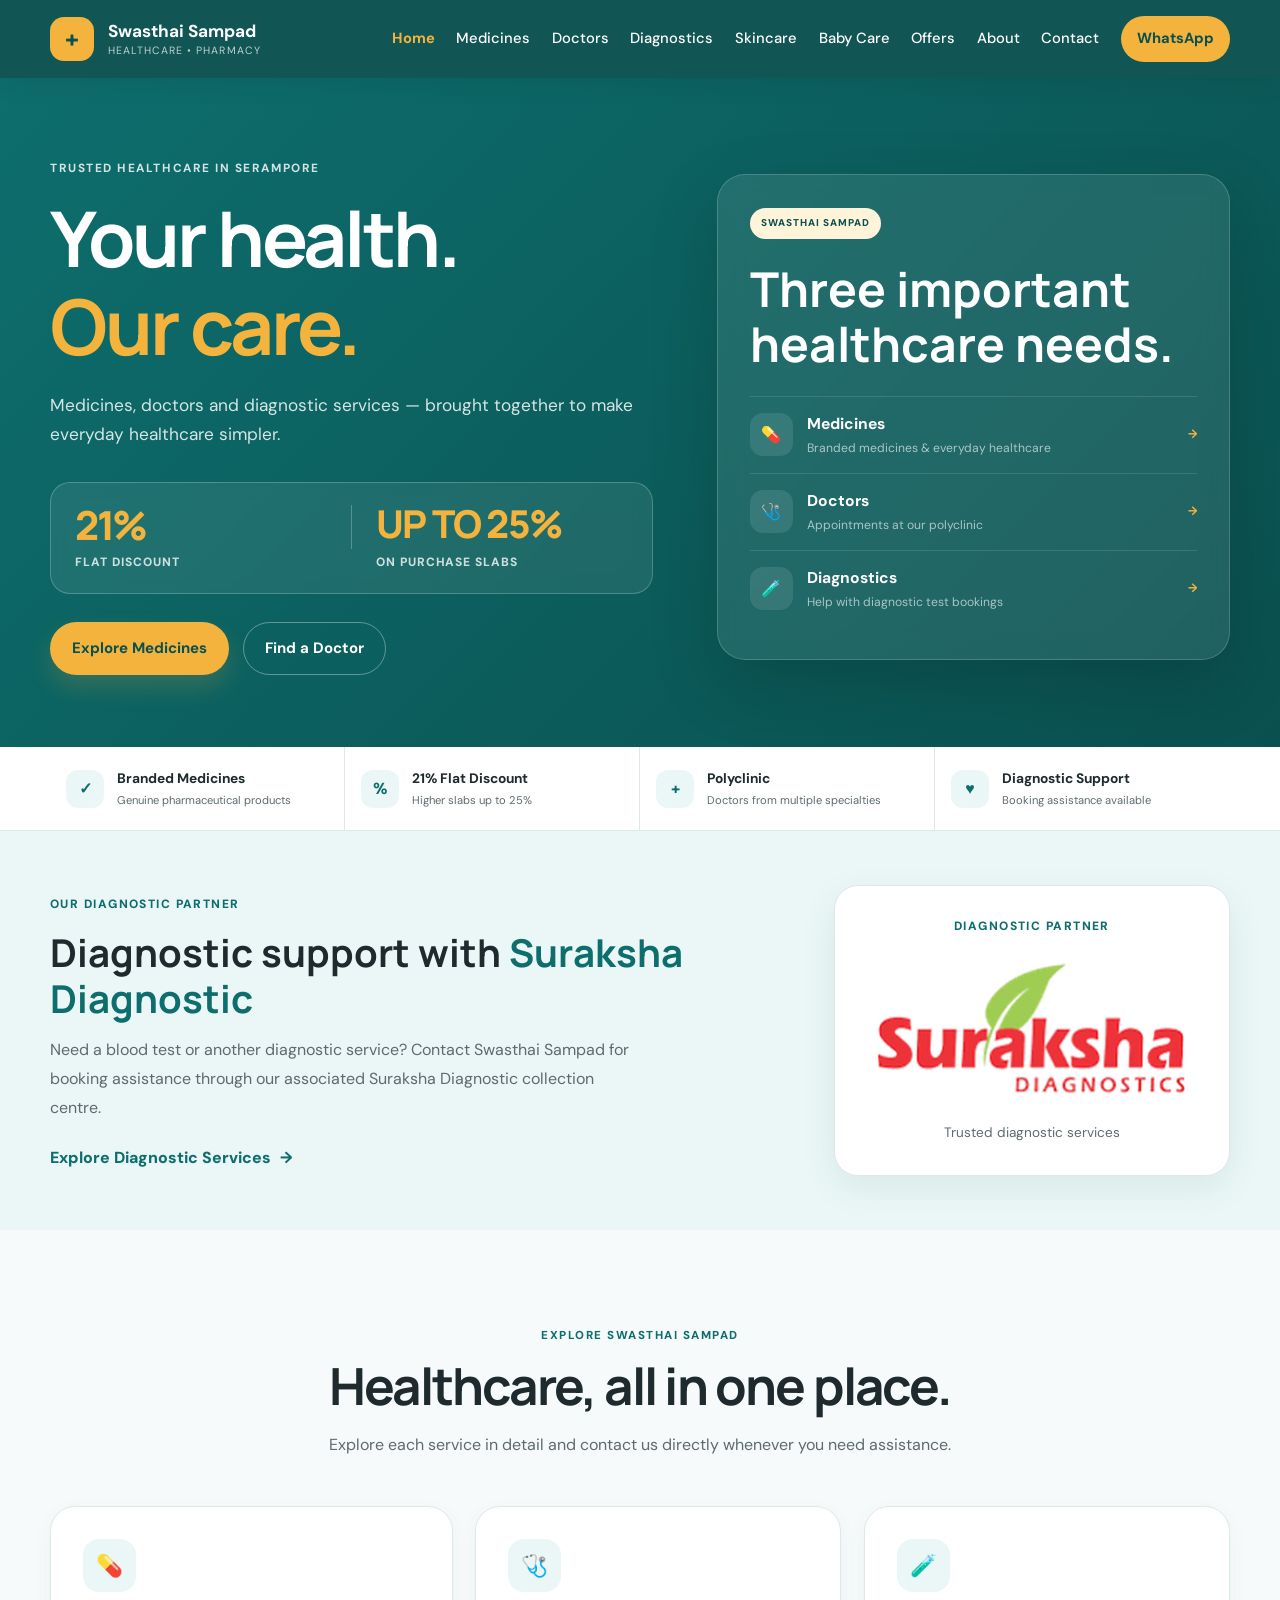
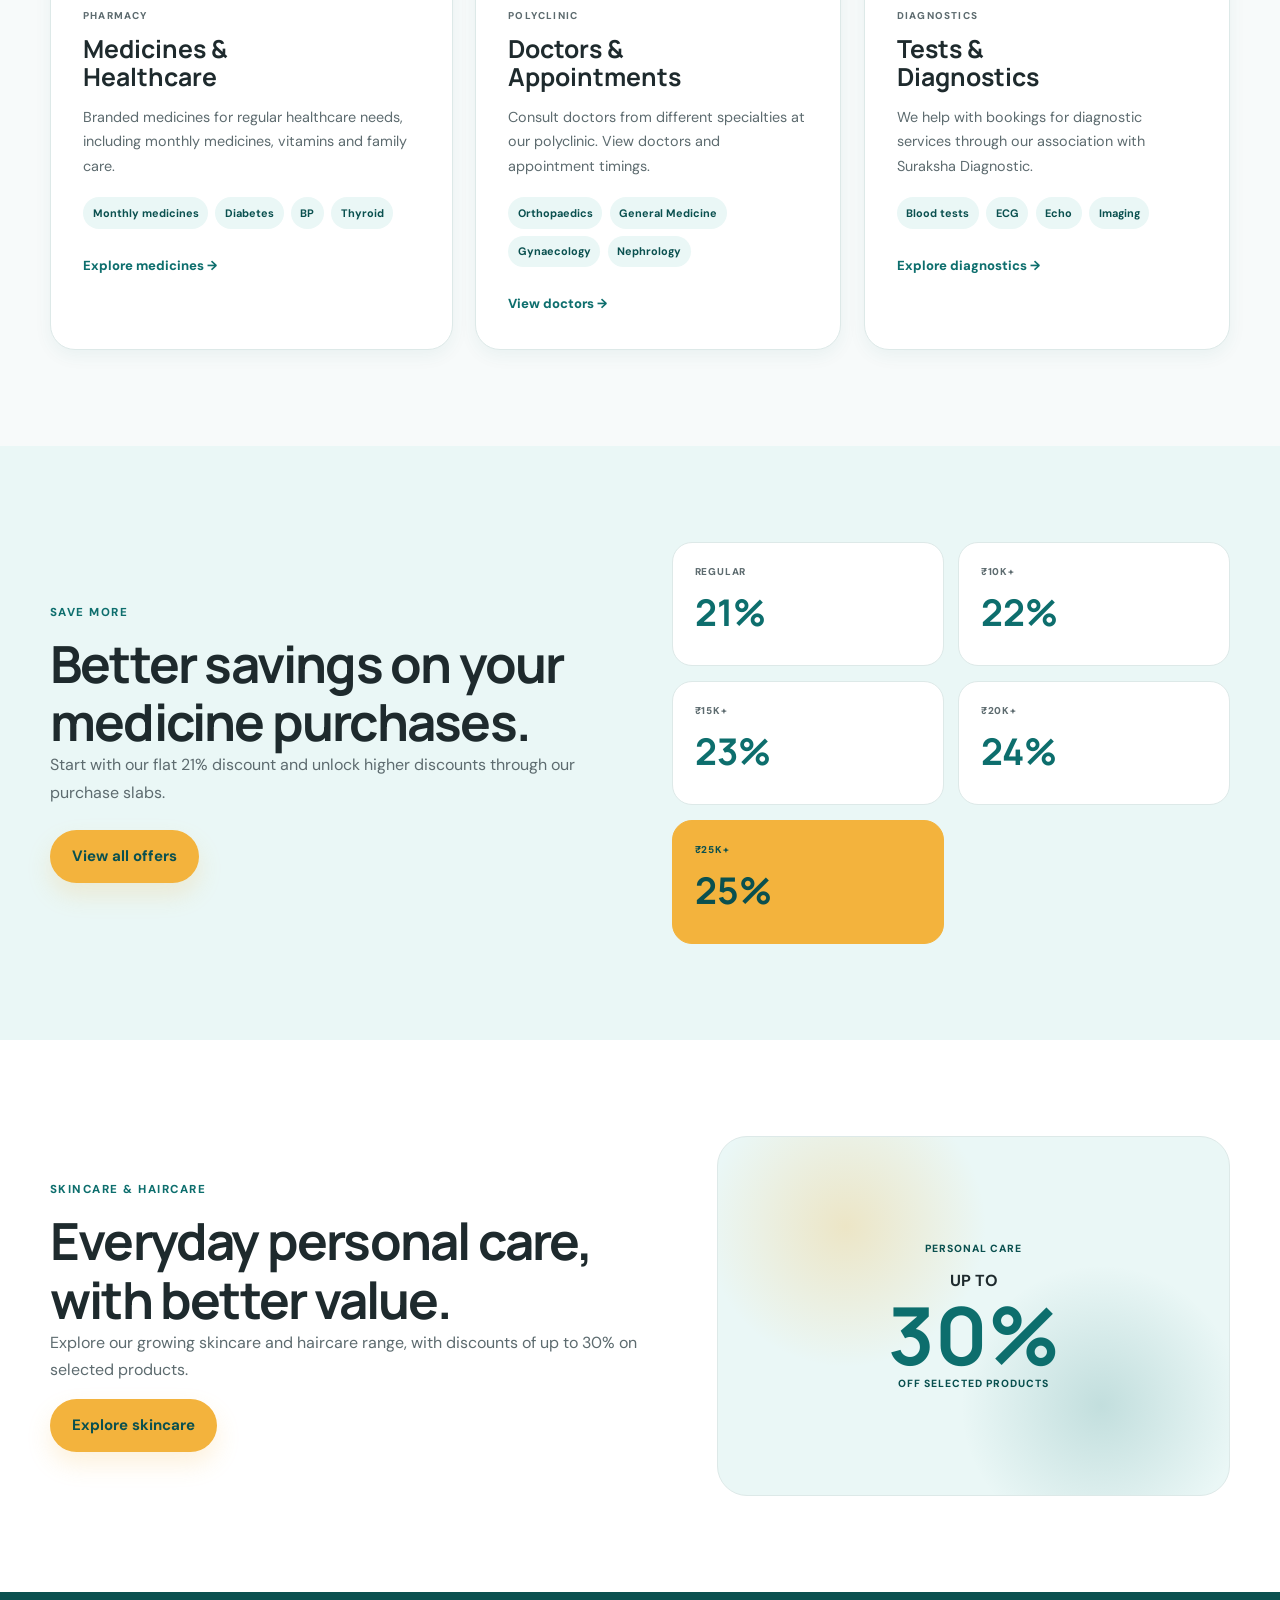
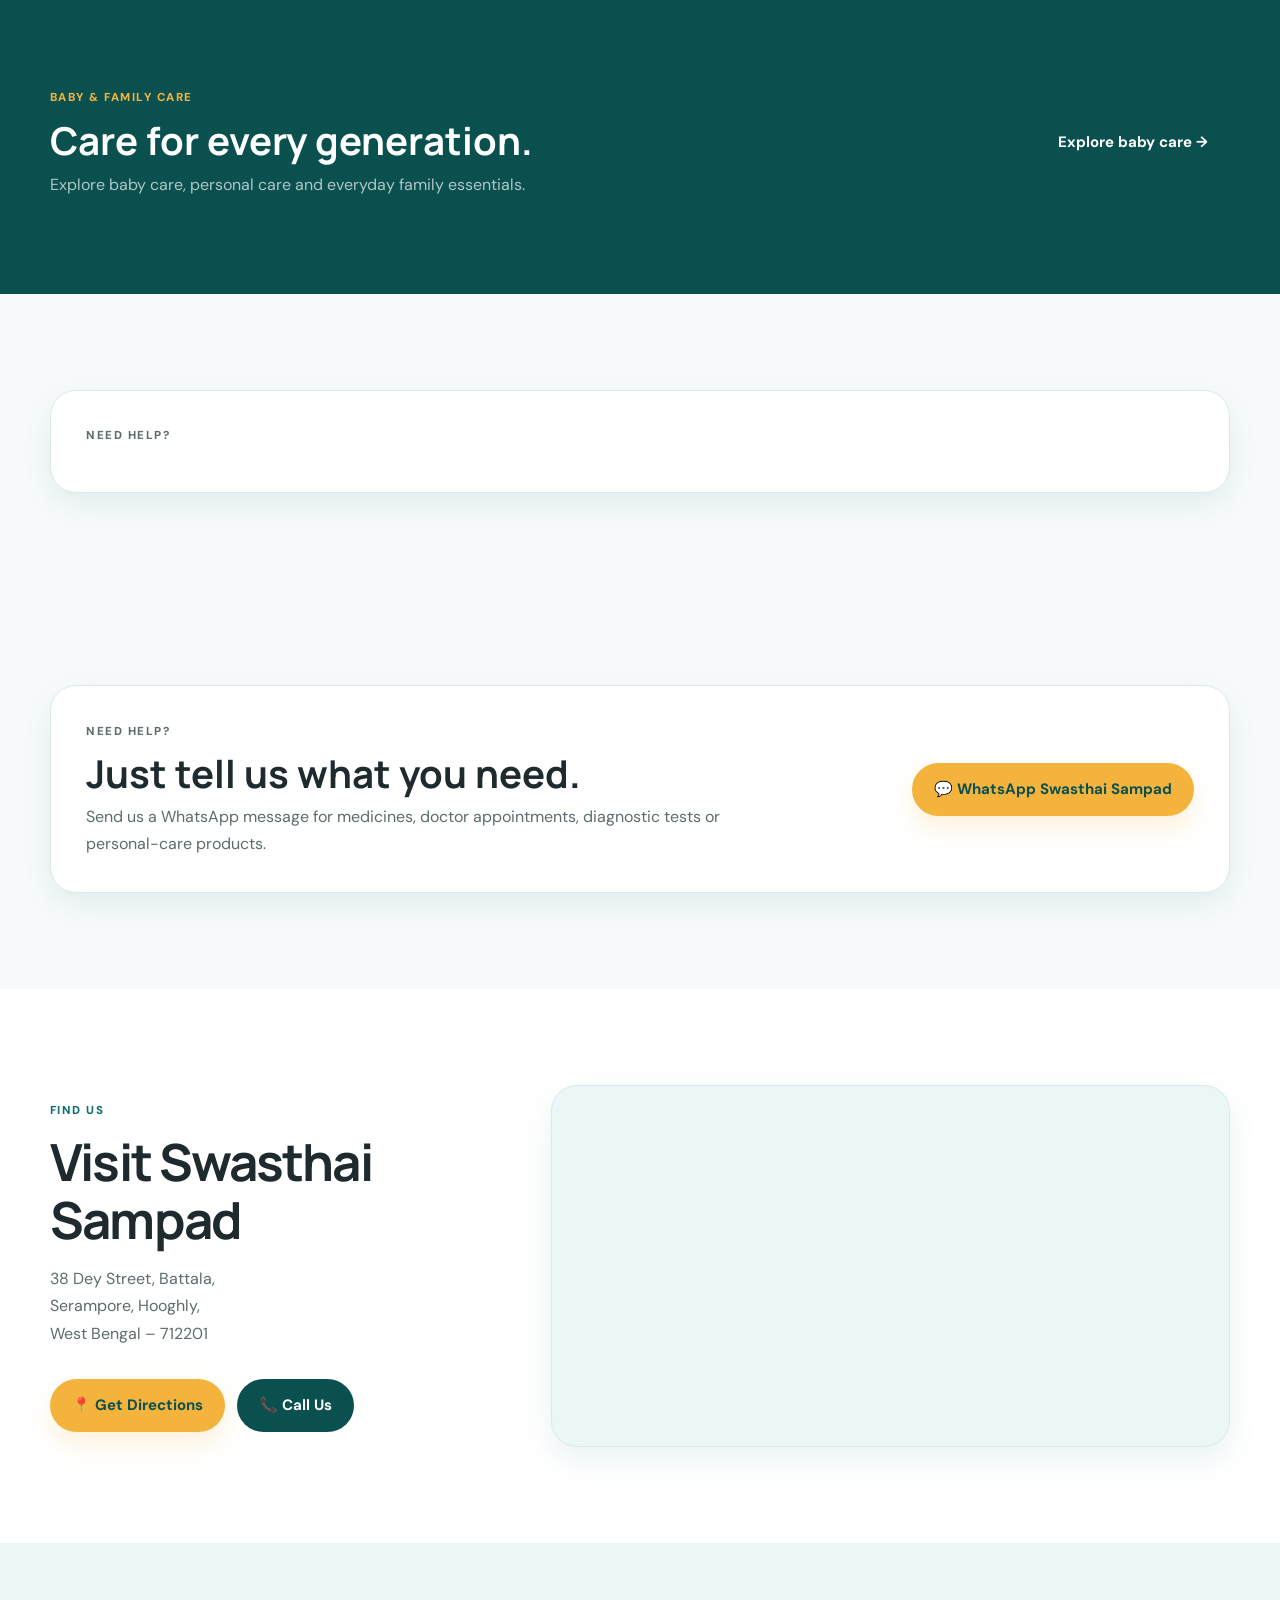
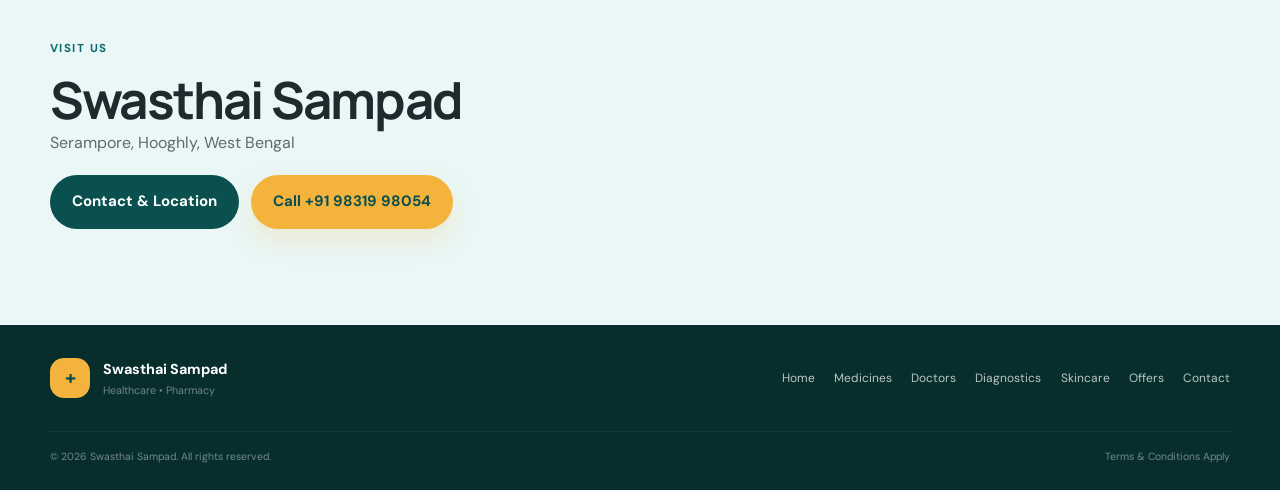
<file: index.html>
<!DOCTYPE html>
<html lang="en">

	<head>

		<meta charset="UTF-8" />

		<meta
		  name="viewport"
		  content="width=device-width, initial-scale=1.0"
  />
		<script src="js/main.js"></script>
		<script src="js/language.js"></script>

		<title>
			Swasthai Sampad | Medical Store, Doctors & Diagnostics in Serampore
		</title>

		<meta
		  name="description"
		  content="Swasthai Sampad is a healthcare destination in Serampore offering branded medicines, doctor consultations, diagnostic test booking, skincare, haircare and baby care products."
  />

		<meta
		  name="keywords"
		  content="Swasthai Sampad, medical store Serampore, pharmacy Serampore, medicines Serampore, doctor Serampore, diagnostic test Serampore, skincare Serampore, baby care Serampore"
  />

		<meta
		  name="theme-color"
		  content="#0D6E6D"
  />

		<link
		  rel="canonical"
		  href="https://swasthaisampad.in/"
  />

		<!-- Google Fonts -->

		<link rel="preconnect" href="https://fonts.googleapis.com" />

		<link
		  rel="preconnect"
		  href="https://fonts.gstatic.com"
		  crossorigin=""
  />

		<link
		  href="https://fonts.googleapis.com/css2?family=DM+Sans:wght@400;500;600;700&family=Manrope:wght@700;800&family=Noto+Sans+Bengali:wght@400;500;600;700;800&display=swap"
		  rel="stylesheet"
  />

		<link
		  rel="stylesheet"
		  href="css/style.css"
  />


		<!-- ================= STRUCTURED DATA ================= -->

		<script type="application/ld+json">

			{
			"@context": "https://schema.org",
			"@type": ["Pharmacy", "MedicalBusiness"],

			"name": "Swasthai Sampad",

			"alternateName": "Swasthai Sampad Medical Store",

			"url": "https://swasthaisampad.in/",

			"telephone": "+919831998054",

			"address": {
			"@type": "PostalAddress",
			"streetAddress": "38 Dey Street",
			"addressLocality": "Serampore",
			"addressRegion": "West Bengal",
			"postalCode": "712201",
			"addressCountry": "IN"
			},

			"areaServed": {
			"@type": "City",
			"name": "Serampore"
			}
			}

		</script>

	</head>


	<body>
		<script src="js/main.js"></script>
		<script src="js/language.js"></script>


		<!-- =====================================================
       HEADER
       ===================================================== -->

		<header class="site-header">

			<nav class="container nav">


				<!-- BRAND -->

				<a
				  href="index.html"
				  class="brand-wrap"
				  aria-label="Swasthai Sampad Home"
      >

					<div class="brand-mark">
						+
					</div>

					<div class="brand-text">

						<span class="brand-name">
							Swasthai Sampad
						</span>

						<small data-i18n="brand_tagline">
							Healthcare • Pharmacy
						</small>

					</div>

				</a>


				<!-- DESKTOP NAVIGATION -->

				<div class="nav-menu">

					<a href="index.html" class="active" data-i18n="nav_home">Home</a>

					<a href="medicines.html" data-i18n="nav_medicines">Medicines</a>

					<a href="doctors.html" data-i18n="nav_doctors">Doctors</a>

					<a href="diagnostics.html" data-i18n="nav_diagnostics">Diagnostics</a>

					<a href="skincare.html" data-i18n="nav_skincare">Skincare</a>

					<a href="baby-care.html" data-i18n="nav_babycare">Baby Care</a>

					<a href="offers.html" data-i18n="nav_offers">Offers</a>

					<a href="about.html" data-i18n="nav_about">About</a>

					<a href="contact.html" data-i18n="nav_contact">Contact</a>

					<!--
          <button
            class="language-switch"
            id="language-switch"
            type="button"
            aria-label="Change language"
          >
            <span class="lang-en">EN</span>
            <span class="lang-divider">/</span>
            <span class="lang-bn">বাংলা</span>
          </button>
          -->

					<a
					  class="nav-whatsapp"
					  href="https://wa.me/919831998054?text=Hello%20Swasthai%20Sampad%2C%20I%20need%20help."
					  target="_blank"
					  rel="noopener noreferrer"
					  data-i18n="nav_whatsapp"
          >
						WhatsApp
					</a>

				</div>
				<!-- MOBILE MENU BUTTON -->
				<button
				  class="mobile-menu-button"
				  type="button"
				  aria-label="Open menu"
				  aria-expanded="false"
>
					☰
				</button>

				<!-- MOBILE MENU -->
				<div class="mobile-menu">

					<a href="index.html">Home</a>
					<a href="medicines.html">Medicines</a>
					<a href="doctors.html" class="active">Doctors</a>
					<a href="diagnostics.html">Diagnostics</a>
					<a href="skincare.html">Skincare</a>
					<a href="baby-care.html">Baby Care</a>
					<a href="offers.html">Offers</a>
					<a href="about.html">About</a>
					<a href="contact.html">Contact</a>

					<a
					  class="button primary full-width"
					  href="https://wa.me/919831998054?text=Hello%20Swasthai%20Sampad%2C%20I%20need%20help."
					  target="_blank"
					  rel="noopener noreferrer"
  >
						WhatsApp Us
					</a>

				</div>

			</nav>

		</header>


		<main>


			<!-- =====================================================
         HERO
         ===================================================== -->

			<section class="hero">

				<div class="container hero-content">


					<div class="hero-copy">


						<p
						  class="eyebrow"
						  data-i18n="hero_eyebrow"
          >
							TRUSTED HEALTHCARE IN SERAMPORE
						</p>


						<h1 data-i18n="hero_title">

							Your health.<br />

							<span>
								Our care.
							</span>

						</h1>


						<p
						  class="lead"
						  data-i18n="hero_description"
          >
							Medicines, doctors and diagnostic services —
							brought together to make everyday healthcare simpler.
						</p>


						<!-- OFFER -->

						<div class="hero-offer">


							<div>

								<strong>
									21%
								</strong>

								<span data-i18n="hero_offer_one">
									FLAT DISCOUNT
								</span>

							</div>


							<div class="offer-divider"></div>


							<div>

								<strong>
									UP TO 25%
								</strong>

								<span data-i18n="hero_offer_two">
									ON PURCHASE SLABS
								</span>

							</div>


						</div>


						<!-- ACTIONS -->

						<div class="hero-actions">


							<a
							  class="button primary"
							  href="medicines.html"
							  data-i18n="hero_medicines_button"
            >
								Explore Medicines
							</a>


							<a
							  class="button secondary"
							  href="doctors.html"
							  data-i18n="hero_doctor_button"
            >
								Find a Doctor
							</a>


						</div>


					</div>


					<!-- HERO CARD -->

					<div class="hero-main-card">


						<span class="mini-badge">
							SWASTHAI SAMPAD
						</span>


						<h2 data-i18n="hero_card_title">

							Three important<br />
							healthcare needs.

						</h2>


						<!-- MEDICINES -->

						<a
						  href="medicines.html"
						  class="hero-service-row"
          >

							<div class="hero-service-icon">
								💊
							</div>


							<div>

								<strong data-i18n="hero_card_medicine">
									Medicines
								</strong>

								<span data-i18n="hero_card_medicine_text">
									Branded medicines &amp; everyday healthcare
								</span>

							</div>


							<span>
								→
							</span>

						</a>


						<!-- DOCTORS -->

						<a
						  href="doctors.html"
						  class="hero-service-row"
          >

							<div class="hero-service-icon">
								🩺
							</div>


							<div>

								<strong data-i18n="hero_card_doctor">
									Doctors
								</strong>

								<span data-i18n="hero_card_doctor_text">
									Appointments at our polyclinic
								</span>

							</div>


							<span>
								→
							</span>

						</a>


						<!-- DIAGNOSTICS -->

						<a
						  href="diagnostics.html"
						  class="hero-service-row"
          >

							<div class="hero-service-icon">
								🧪
							</div>


							<div>

								<strong data-i18n="hero_card_diagnostics">
									Diagnostics
								</strong>

								<span data-i18n="hero_card_diagnostics_text">
									Help with diagnostic test bookings
								</span>

							</div>


							<span>
								→
							</span>

						</a>


					</div>

				</div>

			</section>



			<!-- =====================================================
         TRUST STRIP
         ===================================================== -->

			<section class="trust-strip">

				<div class="container trust-grid">


					<div class="trust-item">

						<span>
							✓
						</span>

						<div>

							<strong data-i18n="trust_medicines_title">
								Branded Medicines
							</strong>

							<small data-i18n="trust_medicines_text">
								Genuine pharmaceutical products
							</small>

						</div>

					</div>


					<div class="trust-item">

						<span>
							%
						</span>

						<div>

							<strong data-i18n="trust_discount_title">
								21% Flat Discount
							</strong>

							<small data-i18n="trust_discount_text">
								Higher slabs up to 25%
							</small>

						</div>

					</div>


					<div class="trust-item">

						<span>
							+
						</span>

						<div>

							<strong data-i18n="trust_clinic_title">
								Polyclinic
							</strong>

							<small data-i18n="trust_clinic_text">
								Doctors from multiple specialties
							</small>

						</div>

					</div>


					<div class="trust-item">

						<span>
							♥
						</span>

						<div>

							<strong data-i18n="trust_diagnostic_title">
								Diagnostic Support
							</strong>

							<small data-i18n="trust_diagnostic_text">
								Booking assistance available
							</small>

						</div>

					</div>


				</div>

			</section>
			<!-- =====================================================
     DIAGNOSTIC PARTNER
===================================================== -->

			<section class="diagnostic-partner-section">
				<div class="container diagnostic-partner-inner">

					<div class="diagnostic-partner-copy">
						<span class="partner-label">
							OUR DIAGNOSTIC PARTNER
						</span>

						<h2>
							Diagnostic support with
							<span>Suraksha Diagnostic</span>
						</h2>

						<p>
							Need a blood test or another diagnostic service?
							Contact Swasthai Sampad for booking assistance through
							our associated Suraksha Diagnostic collection centre.
						</p>

						<a href="diagnostics.html" class="partner-link">
							Explore Diagnostic Services <span aria-hidden="true">→</span>
						</a>
					</div>

					<div class="diagnostic-partner-logo-card">
						<span class="partner-card-label">
							DIAGNOSTIC PARTNER
						</span>

						<img
						  src="assets/images/suraksha-diagnostics-logo-transparent.png"
						  alt="Suraksha Diagnostics logo"
						  loading="lazy"
      />

						<p>Trusted diagnostic services</p>
					</div>

				</div>
			</section>


			<!-- =====================================================
         SERVICES
         ===================================================== -->

			<section
			  class="section"
			  id="services"
    >

				<div class="container">


					<div class="section-heading center">


						<p
						  class="section-tag"
						  data-i18n="services_tag"
          >
							EXPLORE SWASTHAI SAMPAD
						</p>


						<h2
						  class="section-title"
						  data-i18n="services_title"
          >
							Healthcare, all in one place.
						</h2>


						<p
						  class="section-intro"
						  data-i18n="services_intro"
          >
							Explore each service in detail and contact us
							directly whenever you need assistance.
						</p>


					</div>



					<div class="service-grid">


						<!-- MEDICINES -->

						<article class="service-card">


							<div class="service-icon">
								💊
							</div>


							<span
							  class="service-label"
							  data-i18n="service_medicine_label"
            >
								PHARMACY
							</span>


							<h3 data-i18n="service_medicine_title">

								Medicines &amp;<br />
								Healthcare

							</h3>


							<p data-i18n="service_medicine_text">

								Branded medicines for regular healthcare needs,
								including monthly medicines, vitamins and family care.

							</p>


							<div class="service-highlights">

								<span data-i18n="service_medicine_tag1">
									Monthly medicines
								</span>

								<span data-i18n="service_medicine_tag2">
									Diabetes
								</span>

								<span data-i18n="service_medicine_tag3">
									BP
								</span>

								<span data-i18n="service_medicine_tag4">
									Thyroid
								</span>

							</div>


							<a
							  href="medicines.html"
							  class="service-link"
							  data-i18n="service_medicine_link"
            >
								Explore medicines →
							</a>


						</article>



						<!-- DOCTORS -->

						<article class="service-card">


							<div class="service-icon">
								🩺
							</div>


							<span
							  class="service-label"
							  data-i18n="service_doctor_label"
            >
								POLYCLINIC
							</span>


							<h3 data-i18n="service_doctor_title">

								Doctors &amp;<br />
								Appointments

							</h3>


							<p data-i18n="service_doctor_text">

								Consult doctors from different specialties
								at our polyclinic. View doctors and appointment timings.

							</p>


							<div class="service-highlights">

								<span data-i18n="service_doctor_tag1">
									Orthopaedics
								</span>

								<span data-i18n="service_doctor_tag2">
									General Medicine
								</span>

								<span data-i18n="service_doctor_tag3">
									Gynaecology
								</span>

								<span data-i18n="service_doctor_tag4">
									Nephrology
								</span>

							</div>


							<a
							  href="doctors.html"
							  class="service-link"
							  data-i18n="service_doctor_link"
            >
								View doctors →
							</a>


						</article>



						<!-- DIAGNOSTICS -->

						<article class="service-card">


							<div class="service-icon">
								🧪
							</div>


							<span
							  class="service-label"
							  data-i18n="service_diagnostic_label"
            >
								DIAGNOSTICS
							</span>


							<h3 data-i18n="service_diagnostic_title">

								Tests &amp;<br />
								Diagnostics

							</h3>


							<p data-i18n="service_diagnostic_text">

								We help with bookings for diagnostic services
								through our association with Suraksha Diagnostic.

							</p>


							<div class="service-highlights">

								<span data-i18n="service_diagnostic_tag1">
									Blood tests
								</span>

								<span data-i18n="service_diagnostic_tag2">
									ECG
								</span>

								<span data-i18n="service_diagnostic_tag3">
									Echo
								</span>

								<span data-i18n="service_diagnostic_tag4">
									Imaging
								</span>

							</div>


							<a
							  href="diagnostics.html"
							  class="service-link"
							  data-i18n="service_diagnostic_link"
            >
								Explore diagnostics →
							</a>


						</article>


					</div>

				</div>

			</section>



			<!-- =====================================================
         OFFERS
         ===================================================== -->

			<section class="section offers-preview">

				<div class="container offers-preview-grid">


					<div>


						<p
						  class="section-tag"
						  data-i18n="offers_tag"
          >
							SAVE MORE
						</p>


						<h2
						  class="section-title"
						  data-i18n="offers_title"
          >
							Better savings on your medicine purchases.
						</h2>


						<p
						  class="section-text"
						  data-i18n="offers_text"
          >
							Start with our flat 21% discount and unlock
							higher discounts through our purchase slabs.
						</p>


						<a
						  href="offers.html"
						  class="button primary"
						  data-i18n="offers_button"
          >
							View all offers
						</a>


					</div>



										<div class="mini-discount-grid">


											<div>

												<small data-i18n="offers_regular">
													REGULAR
												</small>

												<strong>
													21%
												</strong>

											</div>


											<div>

												<small data-i18n="offers_10k">
													₹10K+
												</small>

												<strong>
													22%
												</strong>

											</div>


											<div>

												<small data-i18n="offers_15k">
													₹15K+
												</small>

												<strong>
													23%
												</strong>

											</div>


											<div>

												<small data-i18n="offers_20k">
													₹20K+
												</small>

												<strong>
													24%
												</strong>

											</div>


											<div class="featured">

												<small data-i18n="offers_25k">
													₹25K+
												</small>

												<strong>
													25%
												</strong>

											</div>


										</div>

									</div>

								</div>

							</section>



							<!-- =====================================================
					 SKINCARE
					 ===================================================== -->

							<section class="section beauty-preview">

								<div class="container beauty-preview-grid">


									<div>


										<p
										  class="section-tag"
										  data-i18n="beauty_tag"
					  >
											SKINCARE &amp; HAIRCARE
										</p>


										<h2
										  class="section-title"
										  data-i18n="beauty_title"
					  >
											Everyday personal care,
											with better value.
										</h2>


										<p
										  class="section-text"
										  data-i18n="beauty_text"
					  >
											Explore our growing skincare and haircare range,
											with discounts of up to 30% on selected products.
										</p>


										<a
										  href="skincare.html"
										  class="button primary"
										  data-i18n="beauty_button"
					  >
											Explore skincare
										</a>


									</div>


									<div class="beauty-preview-card">


										<span data-i18n="beauty_personal_care">
											PERSONAL CARE
										</span>


										<strong data-i18n="beauty_up_to">
											UP TO
										</strong>


										<b>
											30%
										</b>


										<small data-i18n="beauty_discount_label">
											OFF SELECTED PRODUCTS
										</small>


									</div>


								</div>

							</section>



							<!-- =====================================================
					 BABY CARE
					 ===================================================== -->

							<section class="section baby-preview">

								<div class="container baby-preview-inner">


									<div>


										<p
										  class="section-tag"
										  data-i18n="baby_tag"
					  >
											BABY &amp; FAMILY CARE
										</p>


										<h2
										  data-i18n="baby_title"
					  >
											Care for every generation.
										</h2>


										<p
										  data-i18n="baby_text"
					  >
											Explore baby care, personal care and everyday
											family essentials.
										</p>


									</div>


									<a
									  href="baby-care.html"
									  class="button secondary-dark"
									  data-i18n="baby_button"
					>
										Explore baby care →
									</a>


								</div>

							</section>



							<!-- =====================================================
					 WHATSAPP CTA
					 ===================================================== -->

							<section class="section whatsapp-section">

								<div class="container whatsapp-box">


									<div>


										<p
										  class="section-tag"
										  data-i18n="whatsapp_tag"
					  >
											NEED HELP?
										</p>


					</div>

				</div>

			</section>



			<!-- =====================================================
		  WHATSAPP CTA
		  ===================================================== -->

			<section class="section whatsapp-section">

				<div class="container whatsapp-box">


					<div>


						<p
						  class="section-tag"
						  data-i18n="whatsapp_tag"
          >
							NEED HELP?
						</p>


						<h2
						  data-i18n="whatsapp_title"
          >
							Just tell us what you need.
						</h2>


						<p
						  data-i18n="whatsapp_text"
          >
							Send us a WhatsApp message for medicines,
							doctor appointments, diagnostic tests or
							personal-care products.
						</p>


					</div>


					<a
					  class="button primary"
					  href="https://wa.me/919831998054?text=Hello%20Swasthai%20Sampad%2C%20I%20need%20some%20help."
					  target="_blank"
					  rel="noopener noreferrer"
					  data-i18n="whatsapp_button"
        >
						💬 WhatsApp Swasthai Sampad
					</a>


				</div>

			</section>



			<!-- =====================================================
         LOCATION
         ===================================================== -->

			<section class="section location-section">

				<div class="container location-grid">


					<div class="location-copy">


						<p
						  class="section-tag"
						  data-i18n="location_tag"
          >
							FIND US
						</p>


						<h2
						  class="section-title"
						  data-i18n="location_title"
          >
							Visit Swasthai Sampad
						</h2>


						<p class="section-text">

							<span data-i18n="location_address_1">38 Dey Street, Battala,</span><br />

							<span data-i18n="location_address_2">Serampore, Hooghly,</span><br />

							<span data-i18n="location_address_3">West Bengal – 712201</span>

						</p>


						<div class="location-actions">


							<a
							  class="button primary"
							  href="https://maps.app.goo.gl/BrS9xjnbBw7h6PMb6"
							  target="_blank"
							  rel="noopener noreferrer"
							  data-i18n="location_button"
            >
								📍 Get Directions
							</a>


							<a
							  class="button secondary-dark"
							  href="tel:+919831998054"
							  data-i18n="location_call"
            >
								📞 Call Us
							</a>


						</div>


					</div>


					<div class="map-card">


						<iframe
						  src="https://www.google.com/maps?q=38+Dey+Street,+Battala,+Serampore,+Hooghly,+West+Bengal+712201&output=embed"
						  width="100%"
						  height="360"
						  style="border:0;"
						  allowfullscreen=""
						  loading="lazy"
						  referrerpolicy="no-referrer-when-downgrade"
						  title="Swasthai Sampad location"
          ></iframe>


					</div>


				</div>

			</section>



			<!-- =====================================================
         CONTACT PREVIEW
         ===================================================== -->

			<section class="section contact-preview">

				<div class="container">


					<p
					  class="section-tag"
					  data-i18n="contact_tag"
        >
						VISIT US
					</p>


					<h2
					  class="section-title"
					  data-i18n="contact_title"
        >
						Swasthai Sampad
					</h2>


					<p
					  class="section-text"
					  data-i18n="contact_text"
        >
						Serampore, Hooghly, West Bengal
					</p>


					<div class="contact-preview-actions">


						<a
						  href="contact.html"
						  class="button secondary-dark"
						  data-i18n="contact_button"
          >
							Contact &amp; Location
						</a>


						<a
						  href="tel:+919831998054"
						  class="button primary"
						  data-i18n="contact_call"
          >
							Call +91 98319 98054
						</a>


					</div>


				</div>

			</section>


		</main>



		<!-- =====================================================
       FOOTER
       ===================================================== -->

		<footer class="site-footer">


			<div class="container footer-top">


				<div class="footer-brand">


					<div class="footer-brand-mark">
						+
					</div>


					<div>

						<strong>
							Swasthai Sampad
						</strong>

						<span data-i18n="brand_tagline">
							Healthcare • Pharmacy
						</span>

					</div>


				</div>



				<div class="footer-links">


					<a
					  href="index.html"
					  data-i18n="nav_home"
        >
						Home
					</a>


					<a
					  href="medicines.html"
					  data-i18n="nav_medicines"
        >
						Medicines
					</a>


					<a
					  href="doctors.html"
					  data-i18n="nav_doctors"
        >
						Doctors
					</a>


					<a
					  href="diagnostics.html"
					  data-i18n="nav_diagnostics"
        >
						Diagnostics
					</a>


					<a
					  href="skincare.html"
					  data-i18n="nav_skincare"
        >
						Skincare
					</a>


					<a
					  href="offers.html"
					  data-i18n="nav_offers"
        >
						Offers
					</a>


					<a
					  href="contact.html"
					  data-i18n="nav_contact"
        >
						Contact
					</a>


				</div>


			</div>



			<div class="container footer-bottom">


				<p>

					©
					<span id="year"></span>

					Swasthai Sampad.

					<span data-i18n="footer_rights">
						All rights reserved.
					</span>

				</p>


				<p
				  data-i18n="footer_terms"
      >
					Terms &amp; Conditions Apply
				</p>


			</div>


		</footer>



		<!-- ================= SCRIPTS ================= -->

		<script src="js/main.js"></script>

		<script src="js/language.js"></script>


	</body>

</html>
</file>
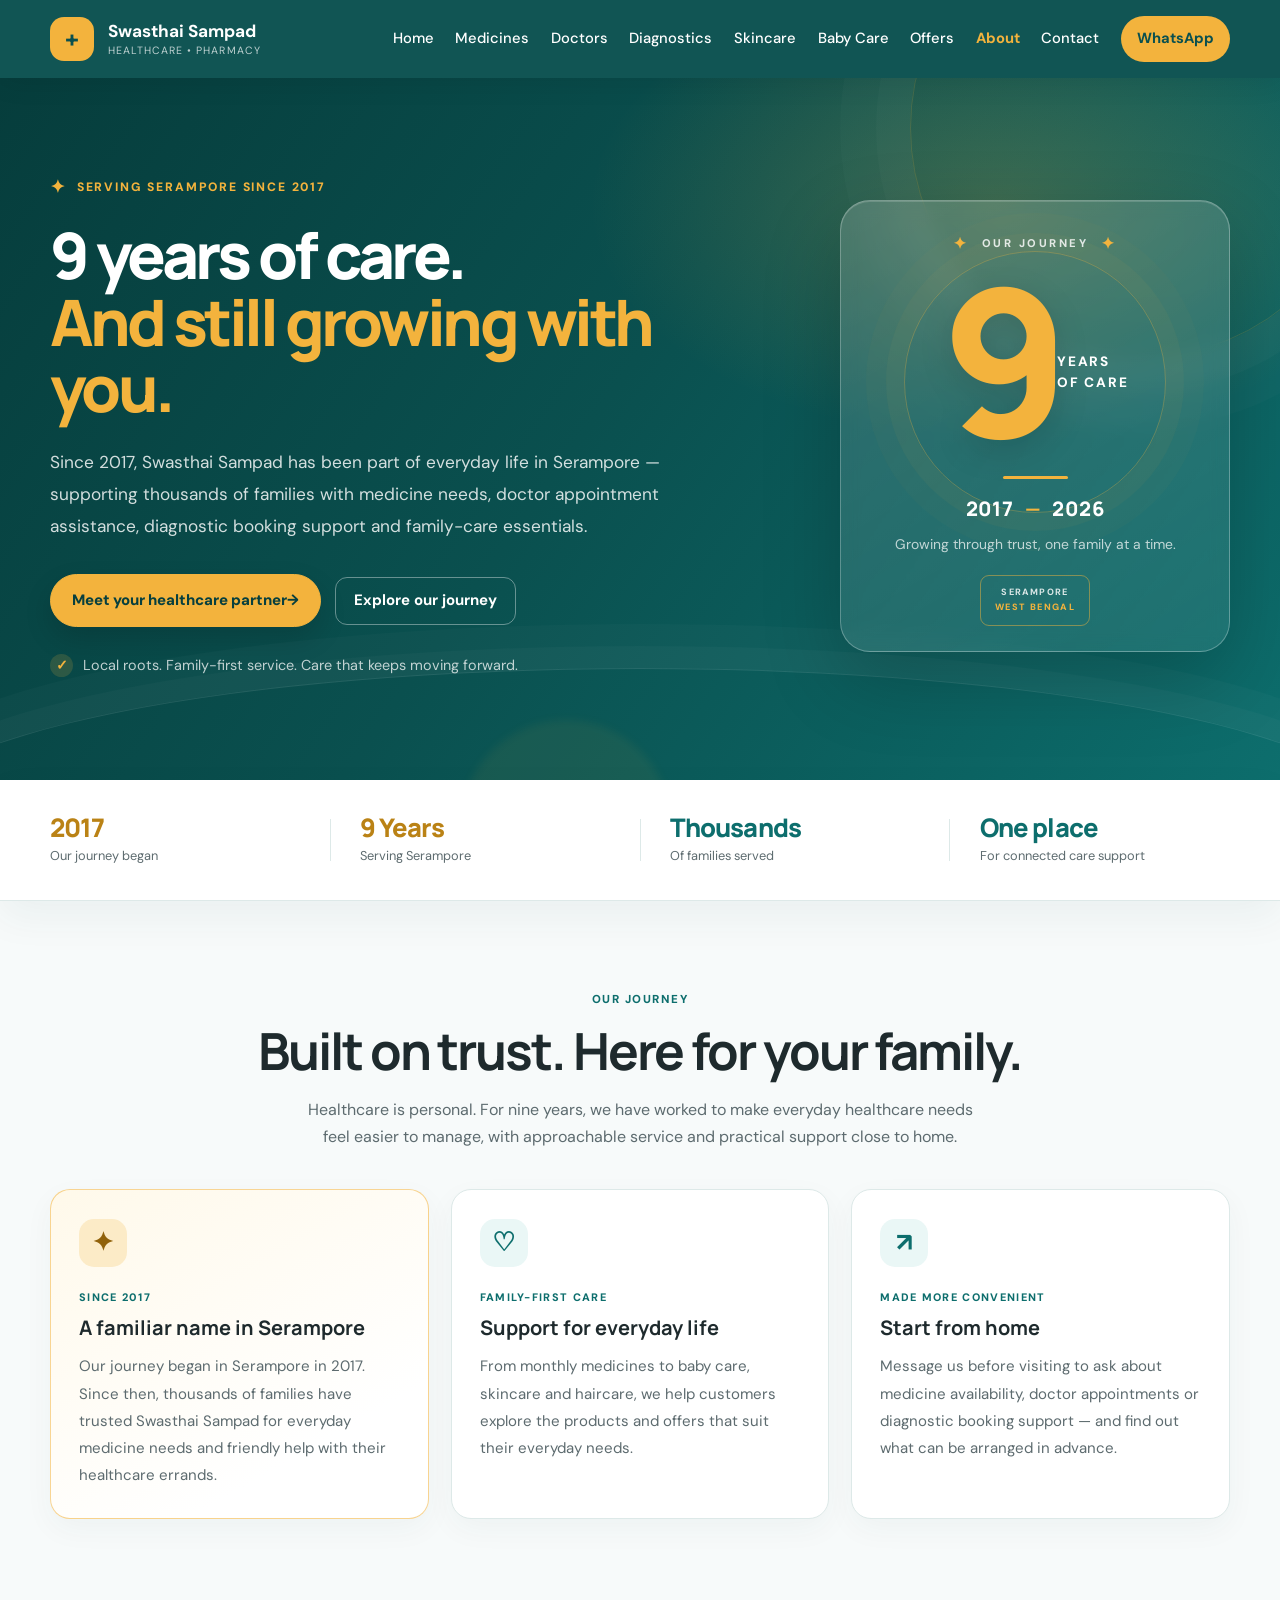
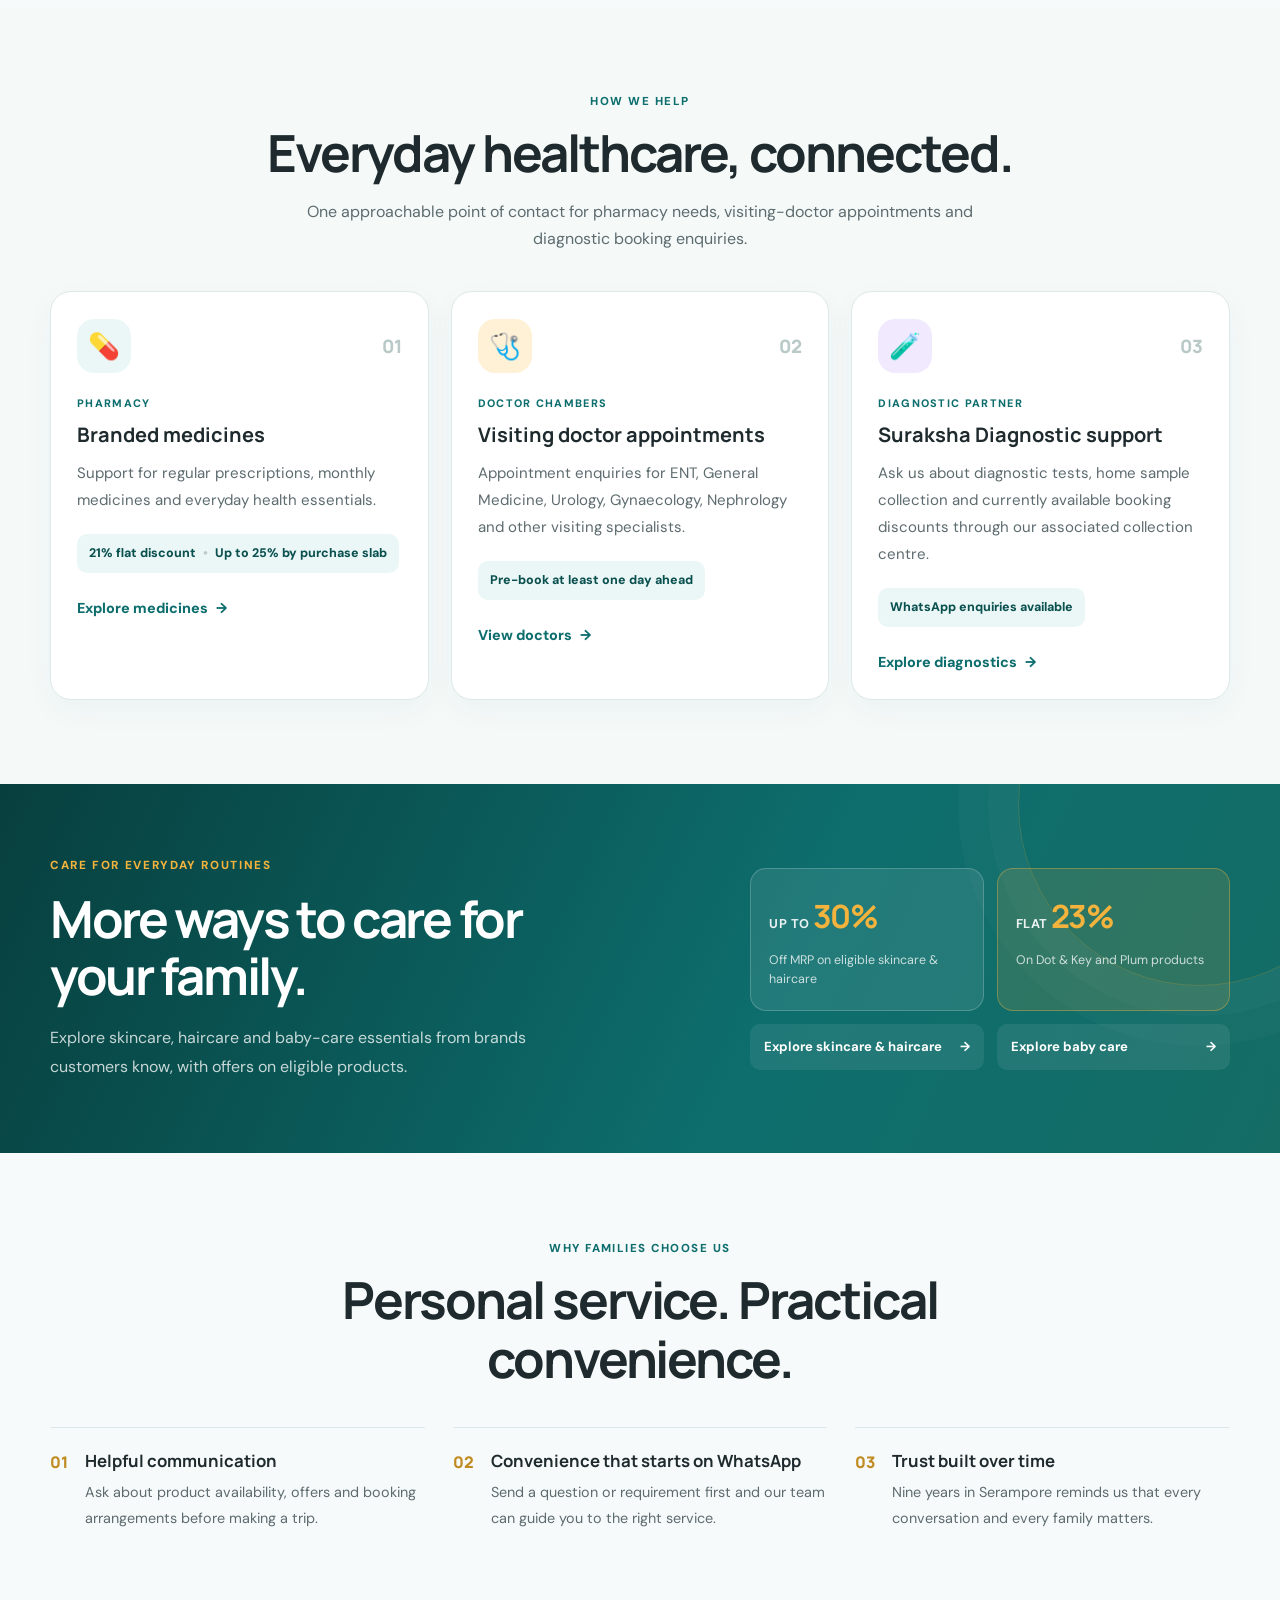
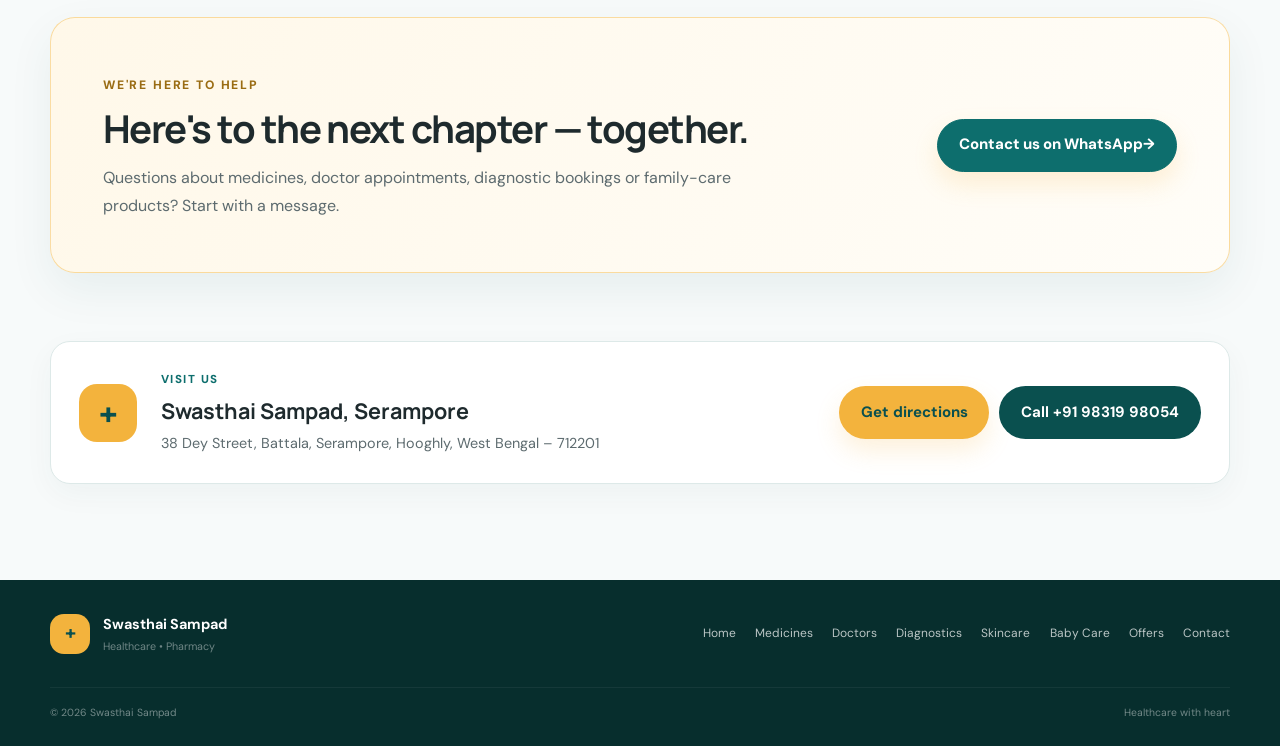
<file: about.html>
<!DOCTYPE html>
<html lang="en">
	<head>
		<meta charset="UTF-8" />
		<meta name="viewport" content="width=device-width, initial-scale=1.0" />
		<title>About Swasthai Sampad | Serving Serampore Since 2017</title>
		<meta name="description" content="Discover Swasthai Sampad's journey since 2017: nine years serving Serampore families with branded medicines, doctor appointment support, Suraksha Diagnostic booking assistance and family care products." />
		<meta name="theme-color" content="#0D6E6D" />
		<link rel="canonical" href="https://swasthaisampad.in/about.html" />
		<link rel="preconnect" href="https://fonts.googleapis.com" />
		<link rel="preconnect" href="https://fonts.gstatic.com" crossorigin="" />
		<link href="https://fonts.googleapis.com/css2?family=DM+Sans:wght@400;500;600;700;800&family=Manrope:wght@700;800&display=swap" rel="stylesheet" />
		<link rel="stylesheet" href="css/style.css" />
		<link rel="stylesheet" href="css/about-page.css" />
	</head>
	<body class="about-page">
		<header class="site-header" id="top">
			<nav class="container nav">
				<a href="index.html" class="brand-wrap" aria-label="Swasthai Sampad home">
					<div class="brand-mark">
						<span>+</span>
					</div>
					<div class="brand-text">
						<span class="brand-name">Swasthai Sampad</span>
						<small>Healthcare • Pharmacy</small>
					</div>
				</a>

				<div class="nav-menu">
					<a href="index.html" data-i18n="nav_home">Home</a>
					<a href="medicines.html" data-i18n="nav_medicines">Medicines</a>
					<a href="doctors.html" data-i18n="nav_doctors">Doctors</a>
					<a href="diagnostics.html" data-i18n="nav_diagnostics">Diagnostics</a>
					<a href="skincare.html" data-i18n="nav_skincare">Skincare</a>
					<a href="baby-care.html" data-i18n="nav_babycare">Baby Care</a>
					<a href="offers.html" data-i18n="nav_offers">Offers</a>
					<a href="about.html" class="active" aria-current="page" data-i18n="nav_about">About</a>
					<a href="contact.html" data-i18n="nav_contact">Contact</a>
					<a class="nav-whatsapp" href="https://wa.me/919831998054?text=Hello%20Swasthai%20Sampad%2C%20I%20need%20help." target="_blank" rel="noopener noreferrer" data-i18n="nav_whatsapp">WhatsApp</a>
				</div>

				<button class="mobile-menu-button" type="button" aria-label="Open menu" aria-expanded="false">☰</button>
			</nav>

			<div class="mobile-menu">
				<a href="index.html">Home</a>
				<a href="medicines.html">Medicines</a>
				<a href="doctors.html">Doctors</a>
				<a href="diagnostics.html">Diagnostics</a>
				<a href="skincare.html">Skincare</a>
				<a href="baby-care.html">Baby Care</a>
				<a href="offers.html">Offers</a>
				<a href="about.html" class="active" aria-current="page">About</a>
				<a href="contact.html">Contact</a>
				<a class="button primary full-width" href="https://wa.me/919831998054?text=Hello%20Swasthai%20Sampad%2C%20I%20would%20like%20to%20know%20more%20about%20your%20services." target="_blank" rel="noopener noreferrer">WhatsApp Us</a>
			</div>
		</header>

		<main>
			<!-- GRAND ANNIVERSARY HERO -->
			<section class="about-hero">
				<div class="about-hero-glow about-hero-glow-one" aria-hidden="true"></div>
				<div class="about-hero-glow about-hero-glow-two" aria-hidden="true"></div>
				<div class="container about-hero-grid">
					<div class="about-hero-copy">
						<p class="about-kicker">
							<span class="about-kicker-star">✦</span> SERVING SERAMPORE SINCE 2017
						</p>
						<h1>
							9 years of care.<br /><span>And still growing with you.</span>
						</h1>
						<p class="about-hero-description">Since 2017, Swasthai Sampad has been part of everyday life in Serampore — supporting thousands of families with medicine needs, doctor appointment assistance, diagnostic booking support and family-care essentials.</p>
						<div class="about-hero-actions">
							<a class="button primary" href="https://wa.me/919831998054?text=Hello%20Swasthai%20Sampad%2C%20I%20would%20like%20to%20know%20more%20about%20your%20services." target="_blank" rel="noopener noreferrer">
								Meet your healthcare partner <span aria-hidden="true">→</span>
							</a>
							<a class="about-outline-button" href="#our-journey">Explore our journey</a>
						</div>
						<div class="about-trust-note">
							<span class="about-trust-check">✓</span>
							<span>Local roots. Family-first service. Care that keeps moving forward.</span>
						</div>
					</div>

					<aside class="anniversary-card" aria-label="Nine years serving Serampore, 2017 to 2026">
						<div class="anniversary-card-top">
							<span class="anniversary-star">✦</span>
							<span>OUR JOURNEY</span>
							<span class="anniversary-star">✦</span>
						</div>
						<div class="anniversary-number-wrap">
							<span class="anniversary-number">9</span>
							<span class="anniversary-years">
								YEARS<br />OF CARE
							</span>
						</div>
						<div class="anniversary-gold-rule"></div>
						<p class="anniversary-date">
							2017 <span>—</span> 2026
						</p>
						<p class="anniversary-card-caption">Growing through trust, one family at a time.</p>
						<div class="anniversary-seal">
							SERAMPORE<br /><strong>WEST BENGAL</strong>
						</div>
					</aside>
				</div>
			</section>

			<!-- MILESTONE STRIP -->
			<section class="about-milestone-strip" aria-label="Swasthai Sampad at a glance">
				<div class="container about-milestone-grid">
					<div class="about-milestone">
						<strong>2017</strong>
						<span>Our journey began</span>
					</div>
					<div class="about-milestone-separator" aria-hidden="true"></div>
					<div class="about-milestone">
						<strong>9 Years</strong>
						<span>Serving Serampore</span>
					</div>
					<div class="about-milestone-separator" aria-hidden="true"></div>
					<div class="about-milestone">
						<strong>Thousands</strong>
						<span>Of families served</span>
					</div>
					<div class="about-milestone-separator" aria-hidden="true"></div>
					<div class="about-milestone">
						<strong>One place</strong>
						<span>For connected care support</span>
					</div>
				</div>
			</section>

			<!-- OUR JOURNEY -->
			<section class="section about-story-section" id="our-journey">
				<div class="container">
					<div class="section-heading center about-section-heading">
						<p class="section-tag">OUR JOURNEY</p>
						<h2 class="section-title">Built on trust. Here for your family.</h2>
						<p class="section-intro">Healthcare is personal. For nine years, we have worked to make everyday healthcare needs feel easier to manage, with approachable service and practical support close to home.</p>
					</div>

					<div class="about-story-grid">
						<article class="about-story-card about-story-card-featured">
							<div class="about-story-icon">✦</div>
							<span class="about-card-overline">SINCE 2017</span>
							<h3>A familiar name in Serampore</h3>
							<p>Our journey began in Serampore in 2017. Since then, thousands of families have trusted Swasthai Sampad for everyday medicine needs and friendly help with their healthcare errands.</p>
						</article>
						<article class="about-story-card">
							<div class="about-story-icon">♡</div>
							<span class="about-card-overline">FAMILY-FIRST CARE</span>
							<h3>Support for everyday life</h3>
							<p>From monthly medicines to baby care, skincare and haircare, we help customers explore the products and offers that suit their everyday needs.</p>
						</article>
						<article class="about-story-card">
							<div class="about-story-icon">↗</div>
							<span class="about-card-overline">MADE MORE CONVENIENT</span>
							<h3>Start from home</h3>
							<p>Message us before visiting to ask about medicine availability, doctor appointments or diagnostic booking support — and find out what can be arranged in advance.</p>
						</article>
					</div>
				</div>
			</section>

			<!-- CONNECTED HEALTHCARE -->
			<section class="section about-services-section">
				<div class="container">
					<div class="section-heading center about-section-heading">
						<p class="section-tag">HOW WE HELP</p>
						<h2 class="section-title">Everyday healthcare, connected.</h2>
						<p class="section-intro">One approachable point of contact for pharmacy needs, visiting-doctor appointments and diagnostic booking enquiries.</p>
					</div>

					<div class="about-services-grid">
						<article class="about-service-card">
							<div class="about-service-top">
								<span class="about-service-icon">💊</span>
								<span class="about-service-number">01</span>
							</div>
							<span class="about-card-overline">PHARMACY</span>
							<h3>Branded medicines</h3>
							<p>Support for regular prescriptions, monthly medicines and everyday health essentials.</p>
							<div class="about-service-highlight">
								21% flat discount <span>•</span> Up to 25% by purchase slab
							</div>
							<a href="medicines.html" class="about-text-link">
								Explore medicines <span aria-hidden="true">→</span>
							</a>
						</article>

						<article class="about-service-card">
							<div class="about-service-top">
								<span class="about-service-icon">🩺</span>
								<span class="about-service-number">02</span>
							</div>
							<span class="about-card-overline">DOCTOR CHAMBERS</span>
							<h3>Visiting doctor appointments</h3>
							<p>Appointment enquiries for ENT, General Medicine, Urology, Gynaecology, Nephrology and other visiting specialists.</p>
							<div class="about-service-highlight">Pre-book at least one day ahead</div>
							<a href="doctors.html" class="about-text-link">
								View doctors <span aria-hidden="true">→</span>
							</a>
						</article>

						<article class="about-service-card">
							<div class="about-service-top">
								<span class="about-service-icon">🧪</span>
								<span class="about-service-number">03</span>
							</div>
							<span class="about-card-overline">DIAGNOSTIC PARTNER</span>
							<h3>Suraksha Diagnostic support</h3>
							<p>Ask us about diagnostic tests, home sample collection and currently available booking discounts through our associated collection centre.</p>
							<div class="about-service-highlight">WhatsApp enquiries available</div>
							<a href="diagnostics.html" class="about-text-link">
								Explore diagnostics <span aria-hidden="true">→</span>
							</a>
						</article>
					</div>
				</div>
			</section>

			<!-- CARE & OFFERS BAND -->
			<section class="about-beauty-band">
				<div class="container about-beauty-band-inner">
					<div class="about-beauty-copy">
						<p class="about-band-kicker">CARE FOR EVERYDAY ROUTINES</p>
						<h2>More ways to care for your family.</h2>
						<p>Explore skincare, haircare and baby-care essentials from brands customers know, with offers on eligible products.</p>
					</div>
					<div class="about-offer-stack">
						<div class="about-offer-tile">
							<strong>
								UP TO <b>30%</b>
							</strong>
							<span>Off MRP on eligible skincare &amp; haircare</span>
						</div>
						<div class="about-offer-tile about-offer-tile-gold">
							<strong>
								FLAT <b>23%</b>
							</strong>
							<span>On Dot &amp; Key and Plum products</span>
						</div>
						<a href="skincare.html" class="about-band-link">
							Explore skincare &amp; haircare <span aria-hidden="true">→</span>
						</a>
						<a href="baby-care.html" class="about-band-link">
							Explore baby care <span aria-hidden="true">→</span>
						</a>
					</div>
				</div>
			</section>

			<!-- VALUES -->
			<section class="section about-values-section">
				<div class="container">
					<div class="section-heading center about-section-heading">
						<p class="section-tag">WHY FAMILIES CHOOSE US</p>
						<h2 class="section-title">Personal service. Practical convenience.</h2>
					</div>
					<div class="about-values-grid">
						<div class="about-value-item">
							<span>01</span>
							<div>
								<h3>Helpful communication</h3>
								<p>Ask about product availability, offers and booking arrangements before making a trip.</p>
							</div>
						</div>
						<div class="about-value-item">
							<span>02</span>
							<div>
								<h3>Convenience that starts on WhatsApp</h3>
								<p>Send a question or requirement first and our team can guide you to the right service.</p>
							</div>
						</div>
						<div class="about-value-item">
							<span>03</span>
							<div>
								<h3>Trust built over time</h3>
								<p>Nine years in Serampore reminds us that every conversation and every family matters.</p>
							</div>
						</div>
					</div>
				</div>
			</section>

			<!-- CTA -->
			<section class="about-contact-cta">
				<div class="container about-contact-cta-inner">
					<div>
						<p class="about-kicker about-kicker-light">WE'RE HERE TO HELP</p>
						<h2>Here's to the next chapter — together.</h2>
						<p>Questions about medicines, doctor appointments, diagnostic bookings or family-care products? Start with a message.</p>
					</div>
					<a class="button primary" href="https://wa.me/919831998054?text=Hello%20Swasthai%20Sampad%2C%20I%20would%20like%20to%20know%20more%20about%20your%20services." target="_blank" rel="noopener noreferrer">
						Contact us on WhatsApp <span aria-hidden="true">→</span>
					</a>
				</div>
			</section>

			<!-- VISIT -->
			<section class="section about-visit-section">
				<div class="container">
					<div class="about-visit-card">
						<div class="about-visit-mark">+</div>
						<div class="about-visit-copy">
							<p class="section-tag">VISIT US</p>
							<h2>Swasthai Sampad, Serampore</h2>
							<p>38 Dey Street, Battala, Serampore, Hooghly, West Bengal – 712201</p>
						</div>
						<div class="about-visit-actions">
							<a class="button primary" href="https://maps.app.goo.gl/BrS9xjnbBw7h6PMb6" target="_blank" rel="noopener noreferrer">Get directions</a>
							<a class="button secondary-dark" href="tel:+919831998054">Call +91 98319 98054</a>
						</div>
					</div>
				</div>
			</section>
		</main>

		<footer class="site-footer">
			<div class="container footer-top">
				<div class="footer-brand">
					<div class="footer-brand-mark">+</div>
					<div>
						<strong>Swasthai Sampad</strong>
						<span>Healthcare • Pharmacy</span>
					</div>
				</div>
				<div class="footer-links">
					<a href="index.html">Home</a>
					<a href="medicines.html">Medicines</a>
					<a href="doctors.html">Doctors</a>
					<a href="diagnostics.html">Diagnostics</a>
					<a href="skincare.html">Skincare</a>
					<a href="baby-care.html">Baby Care</a>
					<a href="offers.html">Offers</a>
					<a href="contact.html">Contact</a>
				</div>
			</div>
			<div class="container footer-bottom">
				<span>
					© <span id="year"></span> Swasthai Sampad
				</span>
				<span>Healthcare with heart</span>
			</div>
		</footer>

		<script src="js/main.js"></script>
	</body>
</html>
</file>
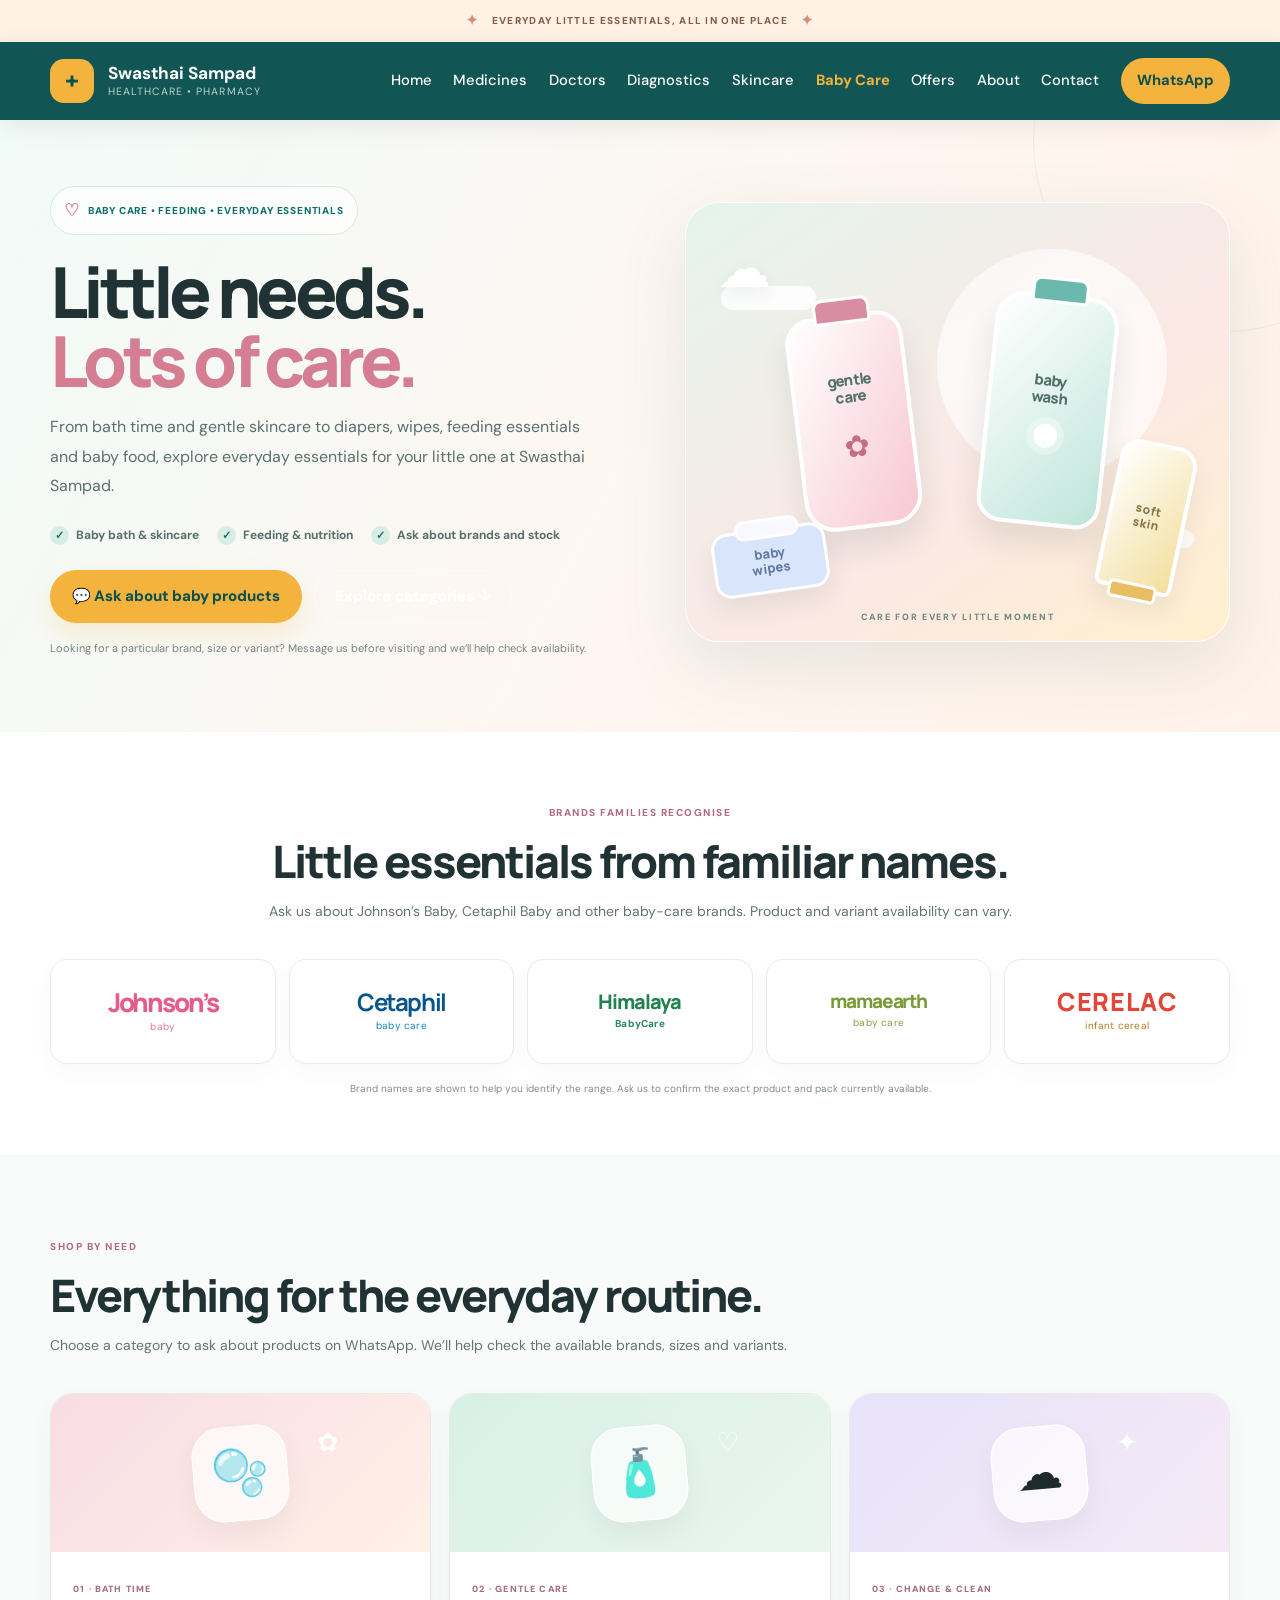
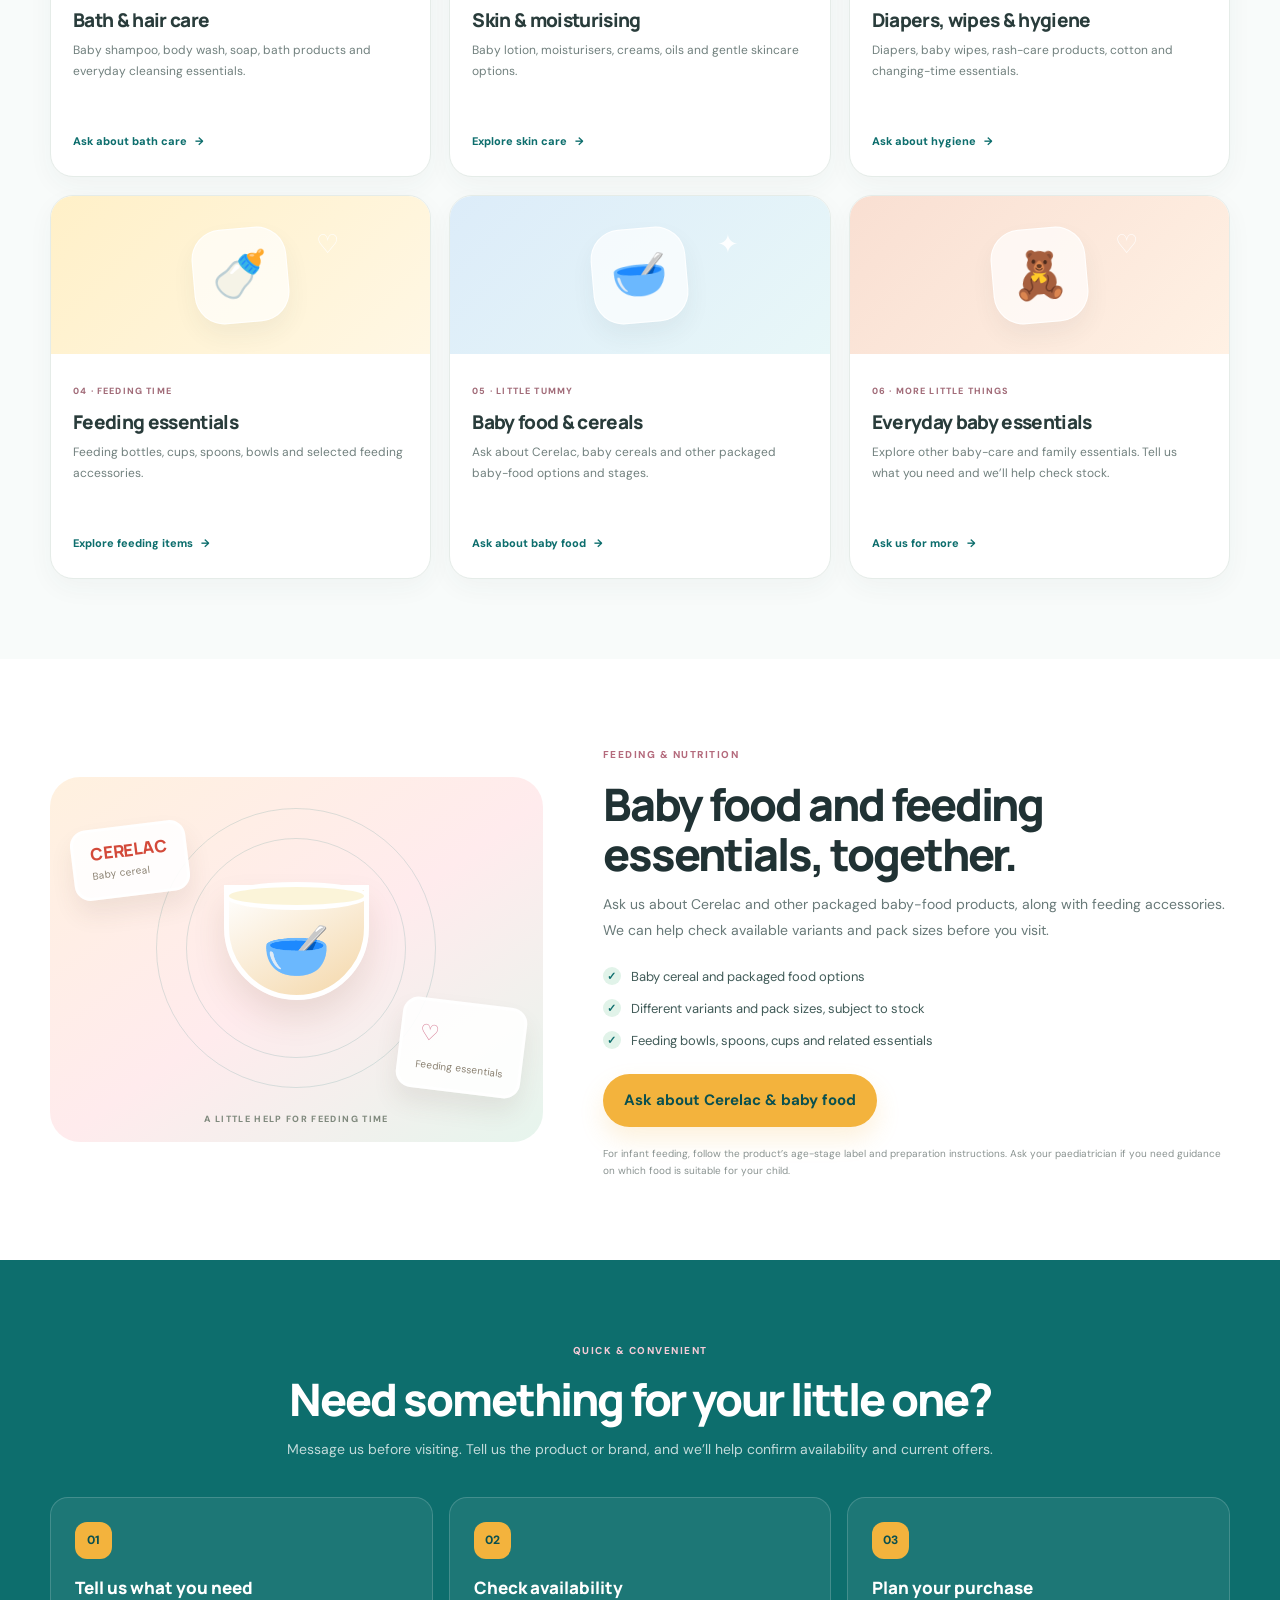
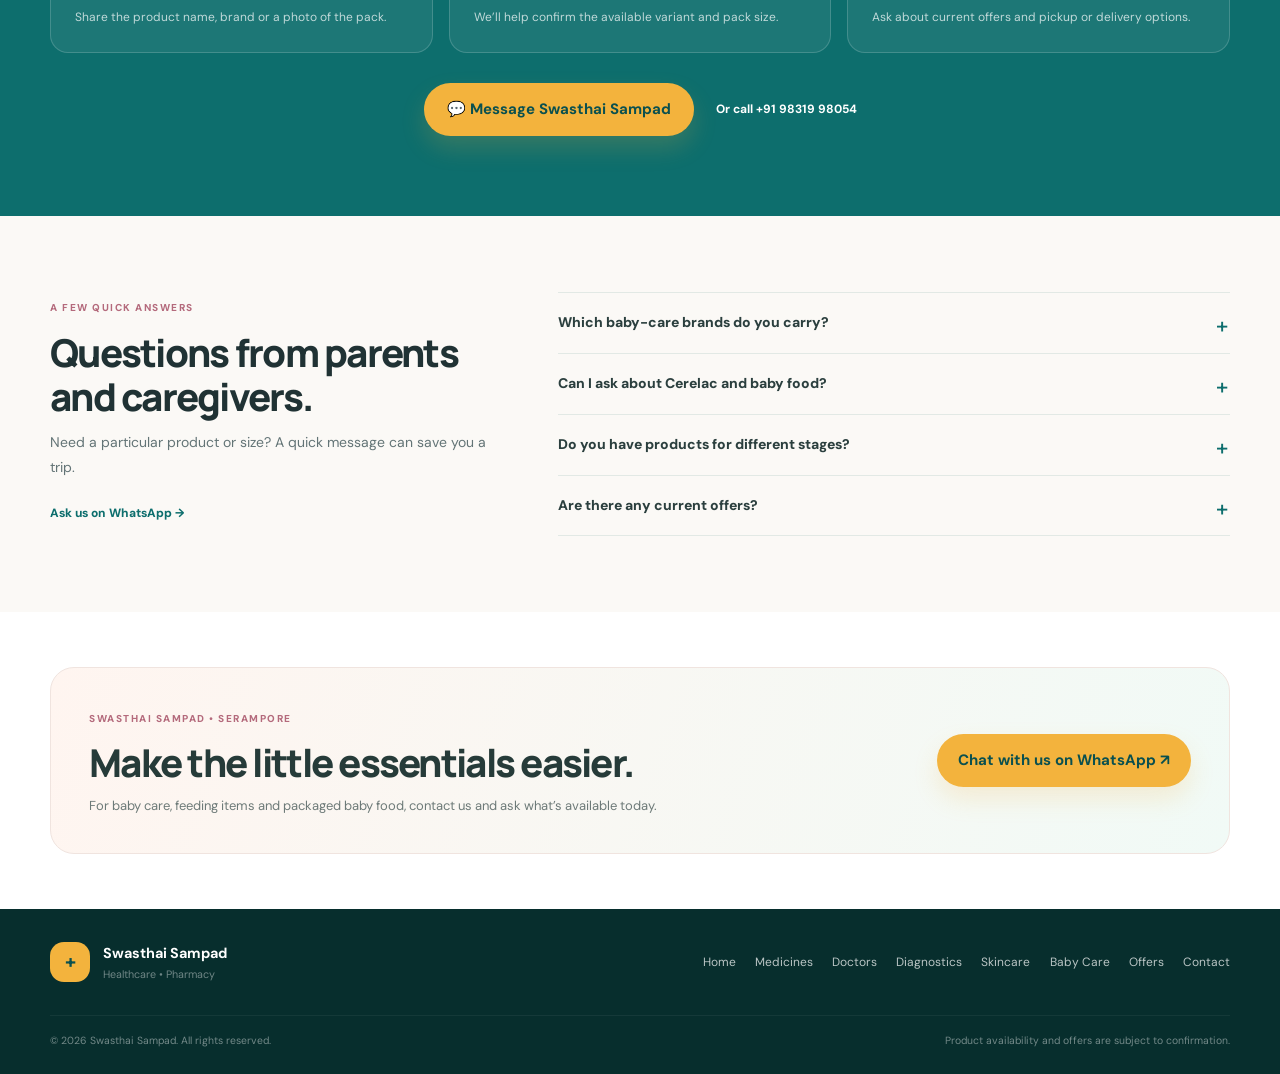
<file: baby-care.html>
<!DOCTYPE html>
<html lang="en">
	<head>
		<meta charset="UTF-8" />
		<meta name="viewport" content="width=device-width, initial-scale=1.0" />
		<title>Baby Care & Baby Food | Swasthai Sampad, Serampore</title>
		<meta name="description" content="Explore baby bath and skincare, diapers, wipes, feeding essentials and baby food including Cerelac at Swasthai Sampad, Serampore. Ask about brands, stock and current offers on WhatsApp." />
		<meta name="theme-color" content="#0D6E6D" />
		<link rel="canonical" href="https://swasthaisampad.in/baby-care.html" />
		<link rel="preconnect" href="https://fonts.googleapis.com" />
		<link rel="preconnect" href="https://fonts.gstatic.com" crossorigin="" />
		<link href="https://fonts.googleapis.com/css2?family=DM+Sans:wght@400;500;600;700;800&family=Manrope:wght@600;700;800&family=Noto+Sans+Bengali:wght@400;500;600;700&display=swap" rel="stylesheet" />
		<link rel="stylesheet" href="css/style.css" />
		<link rel="stylesheet" href="css/baby-care-page.css" />
	</head>
	<body>
		<div class="baby-announcement">
			<span aria-hidden="true">✦</span>
			<span>EVERYDAY LITTLE ESSENTIALS, ALL IN ONE PLACE</span>
			<span aria-hidden="true">✦</span>
		</div>

		<header class="site-header" id="top">
			<nav class="container nav">
				<a href="index.html" class="brand-wrap" aria-label="Swasthai Sampad home">
					<div class="brand-mark">
						<span>+</span>
					</div>
					<div class="brand-text">
						<span class="brand-name">Swasthai Sampad</span>
						<small>Healthcare • Pharmacy</small>
					</div>
				</a>

				<div class="nav-menu">
					<a href="index.html" data-i18n="nav_home">Home</a>
					<a href="medicines.html" data-i18n="nav_medicines">Medicines</a>
					<a href="doctors.html" data-i18n="nav_doctors">Doctors</a>
					<a href="diagnostics.html" data-i18n="nav_diagnostics">Diagnostics</a>
					<a href="skincare.html" data-i18n="nav_skincare">Skincare</a>
					<a href="baby-care.html" class="active" data-i18n="nav_babycare">Baby Care</a>
					<a href="offers.html" data-i18n="nav_offers">Offers</a>
					<a href="about.html" data-i18n="nav_about">About</a>
					<a href="contact.html" data-i18n="nav_contact">Contact</a>
					<a class="nav-whatsapp" href="https://wa.me/919831998054?text=Hello%20Swasthai%20Sampad%2C%20I%20want%20to%20ask%20about%20baby%20care%20products." target="_blank" rel="noopener noreferrer">WhatsApp</a>
				</div>

				<button class="mobile-menu-button" type="button" aria-label="Open menu" aria-expanded="false">☰</button>
			</nav>

			<div class="mobile-menu">
				<a href="index.html">Home</a>
				<a href="medicines.html">Medicines</a>
				<a href="doctors.html">Doctors</a>
				<a href="diagnostics.html">Diagnostics</a>
				<a href="skincare.html">Skincare</a>
				<a href="baby-care.html" class="active">Baby Care</a>
				<a href="offers.html">Offers</a>
				<a href="about.html">About</a>
				<a href="contact.html">Contact</a>
				<a class="button primary full-width" href="https://wa.me/919831998054?text=Hello%20Swasthai%20Sampad%2C%20I%20want%20to%20ask%20about%20baby%20care%20products." target="_blank" rel="noopener noreferrer">WhatsApp Us</a>
			</div>
		</header>

		<main>
			<!-- HERO -->
			<section class="baby-hero">
				<div class="container baby-hero-grid">
					<div class="baby-hero-copy">
						<div class="baby-eyebrow">
							<span aria-hidden="true">♡</span> BABY CARE • FEEDING • EVERYDAY ESSENTIALS
						</div>
						<h1>
							Little needs.<br /><em>Lots of care.</em>
						</h1>
						<p class="baby-hero-lead">From bath time and gentle skincare to diapers, wipes, feeding essentials and baby food, explore everyday essentials for your little one at Swasthai Sampad.</p>
						<div class="baby-hero-points">
							<span>
								<b aria-hidden="true">✓</b> Baby bath &amp; skincare
							</span>
							<span>
								<b aria-hidden="true">✓</b> Feeding &amp; nutrition
							</span>
							<span>
								<b aria-hidden="true">✓</b> Ask about brands and stock
							</span>
						</div>
						<div class="baby-hero-actions">
							<a class="button primary baby-primary-button" href="https://wa.me/919831998054?text=Hello%20Swasthai%20Sampad%2C%20please%20share%20your%20baby%20care%20products%20and%20current%20offers." target="_blank" rel="noopener noreferrer">💬 Ask about baby products</a>
							<a class="button secondary baby-secondary-button" href="#baby-categories">Explore categories ↓</a>
						</div>
						<p class="baby-hero-note">Looking for a particular brand, size or variant? Message us before visiting and we’ll help check availability.</p>
					</div>

					<div class="baby-hero-art" aria-label="Illustration of baby care essentials">
						<div class="baby-art-sun"></div>
						<div class="baby-art-cloud cloud-a"></div>
						<div class="baby-art-cloud cloud-b"></div>
						<div class="baby-bottle bottle-lotion">
							<span class="bottle-cap"></span>
							<span class="bottle-mark">
								gentle<br />care
							</span>
							<span class="bottle-leaf">✿</span>
						</div>
						<div class="baby-bottle bottle-wash">
							<span class="bottle-cap"></span>
							<span class="bottle-mark">
								baby<br />wash
							</span>
							<span class="bottle-dot"></span>
						</div>
						<div class="baby-tube">
							<span class="tube-cap"></span>
							<span class="tube-mark">
								soft<br />skin
							</span>
						</div>
						<div class="baby-wipes">
							<span class="wipes-lid"></span>
							<span>
								baby<br />wipes
							</span>
						</div>
						<div class="baby-art-toy" aria-hidden="true">☁</div>
						<div class="baby-art-label">CARE FOR EVERY LITTLE MOMENT</div>
					</div>
				</div>
			</section>

			<!-- TRUST / BRAND STRIP -->
			<section class="baby-brand-section" aria-labelledby="baby-brands-title">
				<div class="container">
					<div class="baby-section-heading compact">
						<span class="baby-section-kicker">BRANDS FAMILIES RECOGNISE</span>
						<h2 id="baby-brands-title">Little essentials from familiar names.</h2>
						<p>Ask us about Johnson’s Baby, Cetaphil Baby and other baby-care brands. Product and variant availability can vary.</p>
					</div>
					<div class="baby-brand-grid">
						<div class="baby-brand-card johnsons">
							<span class="brand-script">Johnson’s</span>
							<small>baby</small>
						</div>
						<div class="baby-brand-card cetaphil">
							<span class="cetaphil-word">Cetaphil</span>
							<small>baby care</small>
						</div>
						<div class="baby-brand-card himalaya">
							<span class="himalaya-word">Himalaya</span>
							<small>BabyCare</small>
						</div>
						<div class="baby-brand-card mamaearth">
							<span class="mamaearth-word">mamaearth</span>
							<small>baby care</small>
						</div>
						<div class="baby-brand-card cerelac">
							<span class="cerelac-word">CERELAC</span>
							<small>infant cereal</small>
						</div>
					</div>
					<p class="baby-brand-note">Brand names are shown to help you identify the range. Ask us to confirm the exact product and pack currently available.</p>
				</div>
			</section>

			<!-- CATEGORIES -->
			<section class="baby-categories-section" id="baby-categories">
				<div class="container">
					<div class="baby-section-heading">
						<span class="baby-section-kicker">SHOP BY NEED</span>
						<h2>Everything for the everyday routine.</h2>
						<p>Choose a category to ask about products on WhatsApp. We’ll help check the available brands, sizes and variants.</p>
					</div>

					<div class="baby-category-grid">
						<article class="baby-category-card card-blush">
							<div class="baby-category-art art-bath" aria-hidden="true">
								<span>🫧</span>
								<i>✿</i>
							</div>
							<div class="baby-category-copy">
								<span class="baby-card-number">01 · BATH TIME</span>
								<h3>Bath &amp; hair care</h3>
								<p>Baby shampoo, body wash, soap, bath products and everyday cleansing essentials.</p>
								<a href="https://wa.me/919831998054?text=Hello%20Swasthai%20Sampad%2C%20I%20am%20looking%20for%20baby%20shampoo%2C%20soap%20or%20body%20wash." target="_blank" rel="noopener noreferrer">
									Ask about bath care <span>→</span>
								</a>
							</div>
						</article>

						<article class="baby-category-card card-mint">
							<div class="baby-category-art art-skin" aria-hidden="true">
								<span>🧴</span>
								<i>♡</i>
							</div>
							<div class="baby-category-copy">
								<span class="baby-card-number">02 · GENTLE CARE</span>
								<h3>Skin &amp; moisturising</h3>
								<p>Baby lotion, moisturisers, creams, oils and gentle skincare options.</p>
								<a href="https://wa.me/919831998054?text=Hello%20Swasthai%20Sampad%2C%20please%20share%20baby%20lotion%2C%20moisturiser%2C%20cream%20and%20oil%20options." target="_blank" rel="noopener noreferrer">
									Explore skin care <span>→</span>
								</a>
							</div>
						</article>

						<article class="baby-category-card card-lilac">
							<div class="baby-category-art art-diaper" aria-hidden="true">
								<span>☁</span>
								<i>✦</i>
							</div>
							<div class="baby-category-copy">
								<span class="baby-card-number">03 · CHANGE &amp; CLEAN</span>
								<h3>Diapers, wipes &amp; hygiene</h3>
								<p>Diapers, baby wipes, rash-care products, cotton and changing-time essentials.</p>
								<a href="https://wa.me/919831998054?text=Hello%20Swasthai%20Sampad%2C%20I%20am%20looking%20for%20baby%20diapers%2C%20wipes%20and%20hygiene%20products." target="_blank" rel="noopener noreferrer">
									Ask about hygiene <span>→</span>
								</a>
							</div>
						</article>

						<article class="baby-category-card card-yellow">
							<div class="baby-category-art art-feed" aria-hidden="true">
								<span>🍼</span>
								<i>♡</i>
							</div>
							<div class="baby-category-copy">
								<span class="baby-card-number">04 · FEEDING TIME</span>
								<h3>Feeding essentials</h3>
								<p>Feeding bottles, cups, spoons, bowls and selected feeding accessories.</p>
								<a href="https://wa.me/919831998054?text=Hello%20Swasthai%20Sampad%2C%20please%20share%20your%20baby%20feeding%20essentials%20and%20accessories." target="_blank" rel="noopener noreferrer">
									Explore feeding items <span>→</span>
								</a>
							</div>
						</article>

						<article class="baby-category-card card-blue">
							<div class="baby-category-art art-food" aria-hidden="true">
								<span>🥣</span>
								<i>✦</i>
							</div>
							<div class="baby-category-copy">
								<span class="baby-card-number">05 · LITTLE TUMMY</span>
								<h3>Baby food &amp; cereals</h3>
								<p>Ask about Cerelac, baby cereals and other packaged baby-food options and stages.</p>
								<a href="https://wa.me/919831998054?text=Hello%20Swasthai%20Sampad%2C%20I%20want%20to%20ask%20about%20Cerelac%20and%20other%20baby%20food%20options." target="_blank" rel="noopener noreferrer">
									Ask about baby food <span>→</span>
								</a>
							</div>
						</article>

						<article class="baby-category-card card-peach">
							<div class="baby-category-art art-more" aria-hidden="true">
								<span>🧸</span>
								<i>♡</i>
							</div>
							<div class="baby-category-copy">
								<span class="baby-card-number">06 · MORE LITTLE THINGS</span>
								<h3>Everyday baby essentials</h3>
								<p>Explore other baby-care and family essentials. Tell us what you need and we’ll help check stock.</p>
								<a href="https://wa.me/919831998054?text=Hello%20Swasthai%20Sampad%2C%20I%20want%20to%20ask%20about%20other%20baby%20care%20essentials." target="_blank" rel="noopener noreferrer">
									Ask us for more <span>→</span>
								</a>
							</div>
						</article>
					</div>
				</div>
			</section>

			<!-- CERELAC / FOOD SPOTLIGHT -->
			<section class="baby-food-section" id="baby-food">
				<div class="container baby-food-grid">
					<div class="baby-food-art" aria-hidden="true">
						<div class="food-orbit orbit-one"></div>
						<div class="food-orbit orbit-two"></div>
						<div class="food-bowl">
							<span>🥣</span>
						</div>
						<div class="food-card food-card-one">
							<b>CERELAC</b>
							<small>Baby cereal</small>
						</div>
						<div class="food-card food-card-two">
							<span>♡</span>
							<small>Feeding essentials</small>
						</div>
						<div class="food-art-caption">A LITTLE HELP FOR FEEDING TIME</div>
					</div>
					<div class="baby-food-copy">
						<span class="baby-section-kicker">FEEDING &amp; NUTRITION</span>
						<h2>Baby food and feeding essentials, together.</h2>
						<p>Ask us about Cerelac and other packaged baby-food products, along with feeding accessories. We can help check available variants and pack sizes before you visit.</p>
						<ul>
							<li>Baby cereal and packaged food options</li>
							<li>Different variants and pack sizes, subject to stock</li>
							<li>Feeding bowls, spoons, cups and related essentials</li>
						</ul>
						<a class="button primary baby-food-button" href="https://wa.me/919831998054?text=Hello%20Swasthai%20Sampad%2C%20please%20share%20available%20Cerelac%20and%20other%20baby%20food%20products%2C%20including%20variants%20and%20pack%20sizes." target="_blank" rel="noopener noreferrer">Ask about Cerelac &amp; baby food</a>
						<p class="baby-food-disclaimer">For infant feeding, follow the product’s age-stage label and preparation instructions. Ask your paediatrician if you need guidance on which food is suitable for your child.</p>
					</div>
				</div>
			</section>

			<!-- HOW TO ENQUIRE -->
			<section class="baby-order-section">
				<div class="container">
					<div class="baby-section-heading centered-light">
						<span class="baby-section-kicker">QUICK &amp; CONVENIENT</span>
						<h2>Need something for your little one?</h2>
						<p>Message us before visiting. Tell us the product or brand, and we’ll help confirm availability and current offers.</p>
					</div>
					<div class="baby-order-steps">
						<div class="baby-order-step">
							<span>01</span>
							<h3>Tell us what you need</h3>
							<p>Share the product name, brand or a photo of the pack.</p>
						</div>
						<div class="baby-order-step">
							<span>02</span>
							<h3>Check availability</h3>
							<p>We’ll help confirm the available variant and pack size.</p>
						</div>
						<div class="baby-order-step">
							<span>03</span>
							<h3>Plan your purchase</h3>
							<p>Ask about current offers and pickup or delivery options.</p>
						</div>
					</div>
					<div class="baby-order-actions">
						<a class="button primary baby-order-main" href="https://wa.me/919831998054?text=Hello%20Swasthai%20Sampad%2C%20I%20want%20to%20check%20baby%20care%20product%20availability%20and%20current%20offers." target="_blank" rel="noopener noreferrer">💬 Message Swasthai Sampad</a>
						<a class="baby-order-phone" href="tel:+919831998054">Or call +91 98319 98054</a>
					</div>
				</div>
			</section>

			<!-- FAQ -->
			<section class="baby-faq-section">
				<div class="container baby-faq-grid">
					<div>
						<span class="baby-section-kicker">A FEW QUICK ANSWERS</span>
						<h2>Questions from parents and caregivers.</h2>
						<p>Need a particular product or size? A quick message can save you a trip.</p>
						<a href="https://wa.me/919831998054?text=Hello%20Swasthai%20Sampad%2C%20I%20have%20a%20question%20about%20baby%20care%20products." class="baby-faq-link" target="_blank" rel="noopener noreferrer">Ask us on WhatsApp →</a>
					</div>
					<div class="baby-faq-list">
						<details>
							<summary>Which baby-care brands do you carry?</summary>
							<p>We have Johnson’s Baby, Cetaphil and other baby-care brands. Contact us to confirm the exact brand, product and variant in stock.</p>
						</details>
						<details>
							<summary>Can I ask about Cerelac and baby food?</summary>
							<p>Yes. Message us to ask about Cerelac, other packaged baby-food options and available pack sizes. Availability can vary.</p>
						</details>
						<details>
							<summary>Do you have products for different stages?</summary>
							<p>Ask us about age-stage or size variants. Check each product label and follow the manufacturer's instructions; for feeding choices, consult your paediatrician when needed.</p>
						</details>
						<details>
							<summary>Are there any current offers?</summary>
							<p>Seasonal promotions and product offers may vary. Message Swasthai Sampad for the current price and any applicable offer before purchasing.</p>
						</details>
					</div>
				</div>
			</section>

			<section class="baby-final-cta">
				<div class="container baby-final-inner">
					<div>
						<span class="baby-section-kicker">SWASTHAI SAMPAD • SERAMPORE</span>
						<h2>Make the little essentials easier.</h2>
						<p>For baby care, feeding items and packaged baby food, contact us and ask what’s available today.</p>
					</div>
					<a class="button primary baby-final-button" href="https://wa.me/919831998054?text=Hello%20Swasthai%20Sampad%2C%20please%20share%20your%20available%20baby%20care%20and%20baby%20food%20products." target="_blank" rel="noopener noreferrer">Chat with us on WhatsApp ↗</a>
				</div>
			</section>
		</main>

		<footer class="site-footer baby-footer">
			<div class="container footer-top">
				<div class="footer-brand">
					<div class="footer-brand-mark">+</div>
					<div>
						<strong>Swasthai Sampad</strong>
						<span>Healthcare • Pharmacy</span>
					</div>
				</div>
				<div class="footer-links">
					<a href="index.html">Home</a>
					<a href="medicines.html">Medicines</a>
					<a href="doctors.html">Doctors</a>
					<a href="diagnostics.html">Diagnostics</a>
					<a href="skincare.html">Skincare</a>
					<a href="baby-care.html" class="active">Baby Care</a>
					<a href="offers.html">Offers</a>
					<a href="contact.html">Contact</a>
				</div>
			</div>
			<div class="container footer-bottom">
				<p>
					© <span id="year"></span> Swasthai Sampad. All rights reserved.
				</p>
				<p>Product availability and offers are subject to confirmation.</p>
			</div>
		</footer>

		<a class="baby-mobile-whatsapp" href="https://wa.me/919831998054?text=Hello%20Swasthai%20Sampad%2C%20I%20want%20to%20ask%20about%20baby%20care%20products." target="_blank" rel="noopener noreferrer" aria-label="Ask about baby care products on WhatsApp">💬 WhatsApp us</a>

		<script src="js/main.js"></script>
	</body>
</html>
</file>
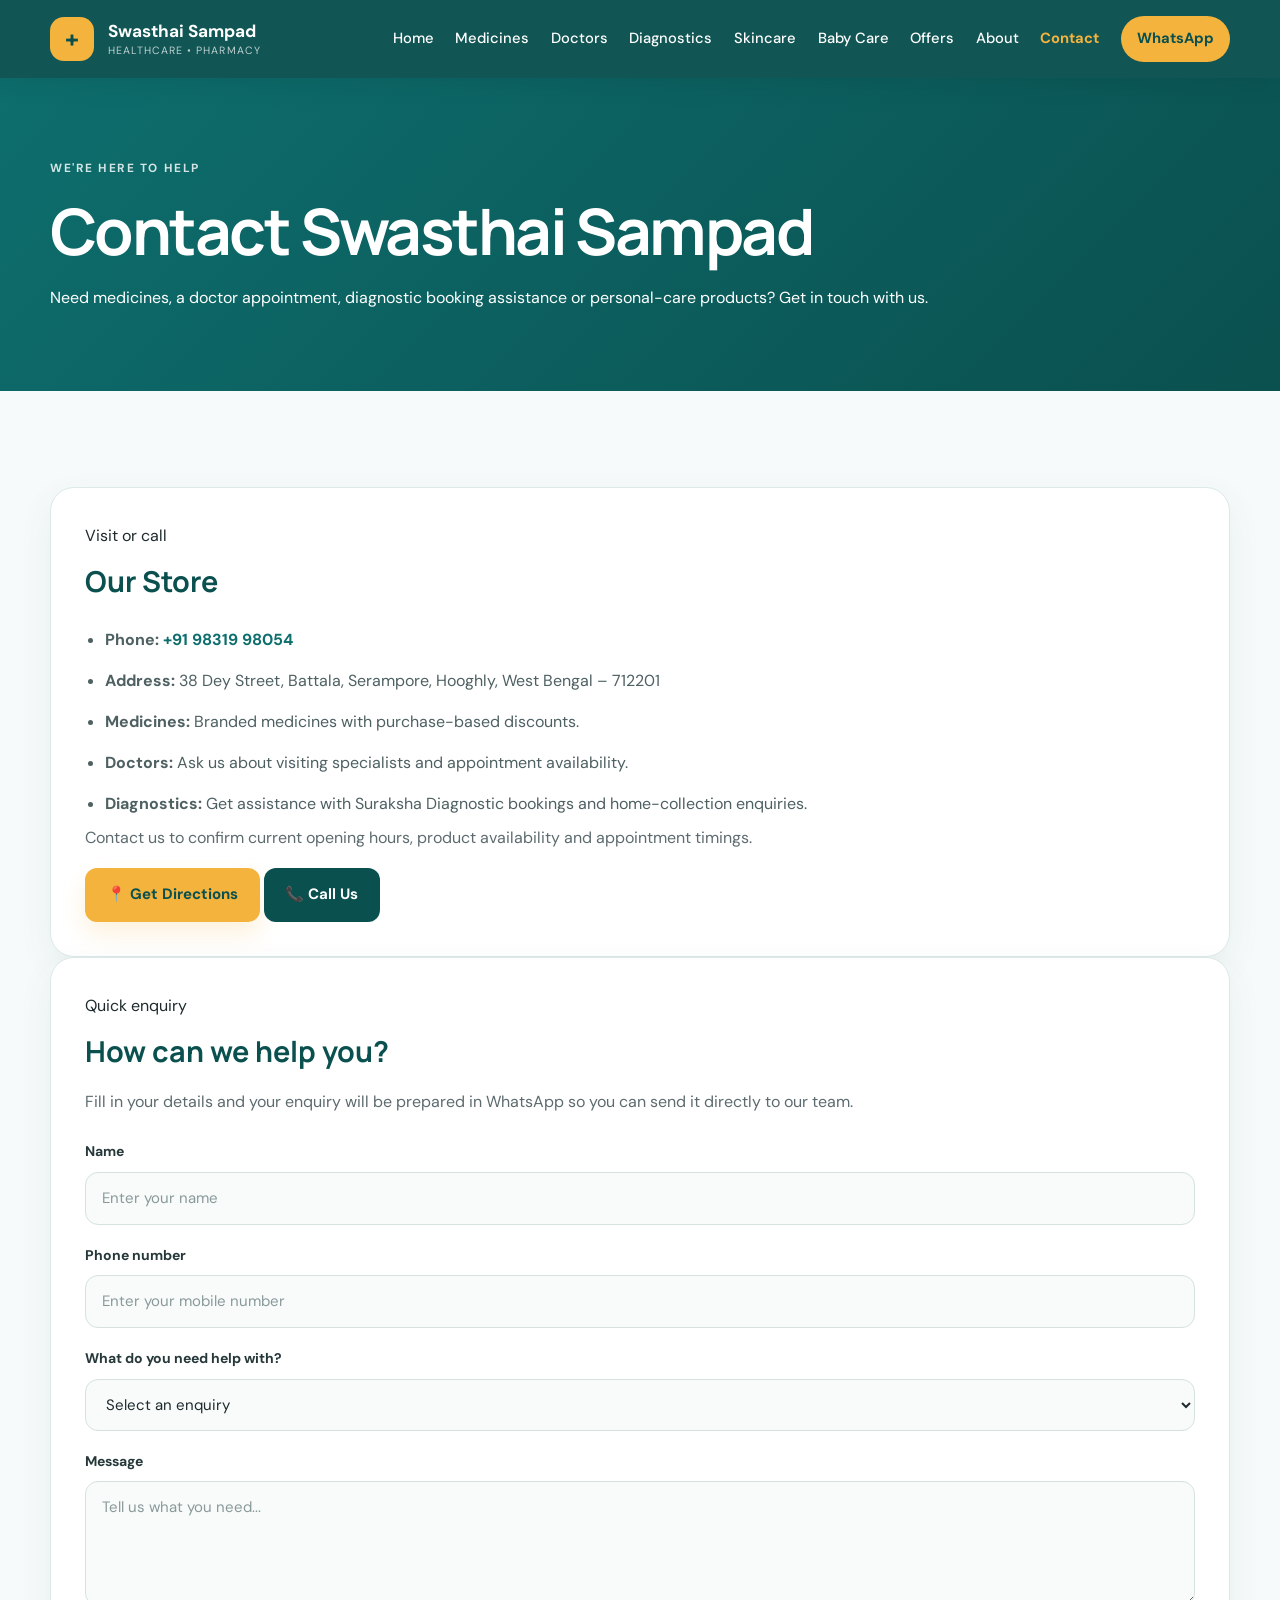
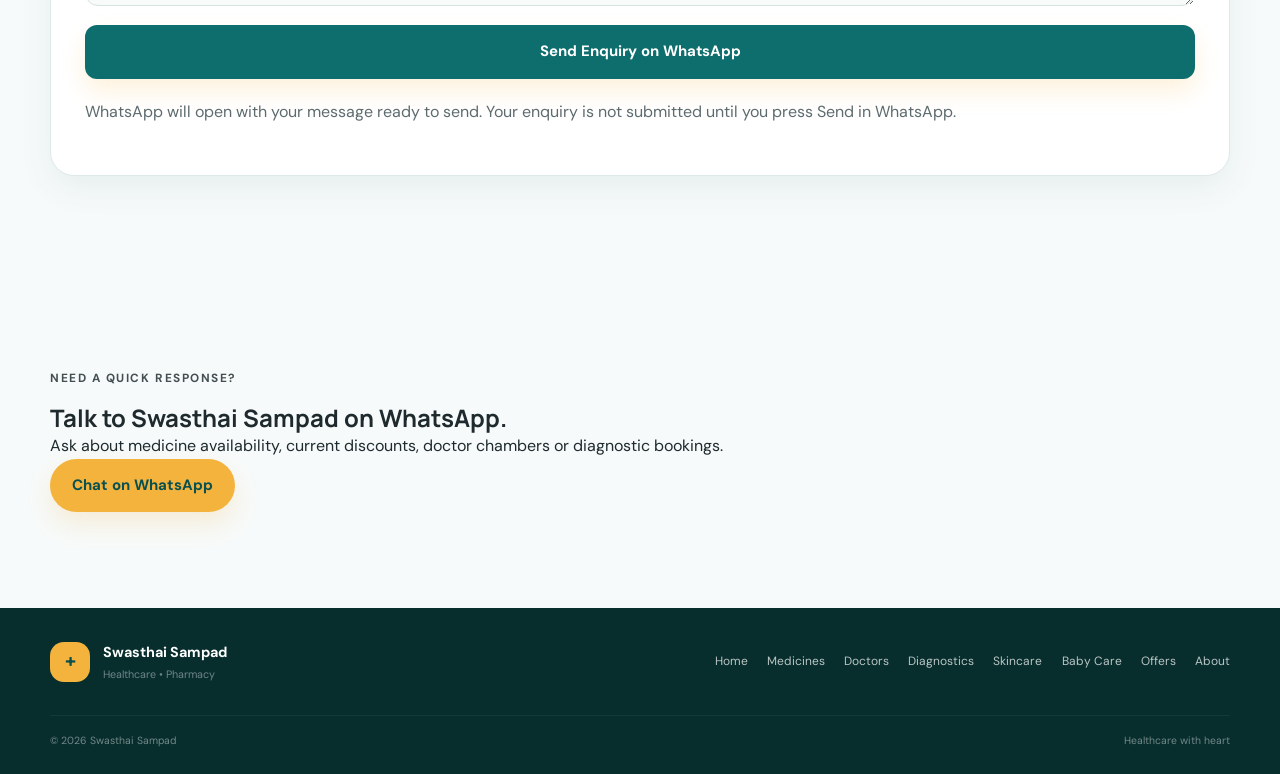
<file: contact.html>
<!DOCTYPE html>
<html lang="en">
	<head>
		<meta charset="UTF-8" />
		<meta name="viewport" content="width=device-width, initial-scale=1.0" />

		<title>Contact Swasthai Sampad | Serampore</title>
		<meta
		  name="description"
		  content="Contact Swasthai Sampad in Serampore for branded medicines, doctor appointments, Suraksha Diagnostic booking assistance, skincare and baby care products."
  />
		<meta name="theme-color" content="#0D6E6D" />

		<link rel="icon" href="/favicon.ico" sizes="any" />
		<link rel="preconnect" href="https://fonts.googleapis.com" />
		<link rel="preconnect" href="https://fonts.gstatic.com" crossorigin="" />
		<link
		  href="https://fonts.googleapis.com/css2?family=DM+Sans:wght@400;500;600;700&family=Manrope:wght@700;800&display=swap"
		  rel="stylesheet"
  />
		<link rel="stylesheet" href="css/style.css" />
	</head>

	<body>

		<!-- HEADER -->
		<header class="site-header" id="top">
			<nav class="container nav">

				<a href="index.html" class="brand-wrap" aria-label="Swasthai Sampad home">
					<div class="brand-mark">
						<span>+</span>
					</div>
					<div class="brand-text">
						<span class="brand-name">Swasthai Sampad</span>
						<small>Healthcare • Pharmacy</small>
					</div>
				</a>

				<div class="nav-menu">
					<a href="index.html" data-i18n="nav_home">Home</a>
					<a href="medicines.html" data-i18n="nav_medicines">Medicines</a>
					<a href="doctors.html" data-i18n="nav_doctors">Doctors</a>
					<a href="diagnostics.html" data-i18n="nav_diagnostics">Diagnostics</a>
					<a href="skincare.html" data-i18n="nav_skincare">Skincare</a>
					<a href="baby-care.html" data-i18n="nav_babycare">Baby Care</a>
					<a href="offers.html" data-i18n="nav_offers">Offers</a>
					<a href="about.html" data-i18n="nav_about">About</a>
					<a href="contact.html" class="active" data-i18n="nav_contact">Contact</a>

					<a
					  class="nav-whatsapp"
					  href="https://wa.me/919831998054?text=Hello%20Swasthai%20Sampad%2C%20I%20need%20help."
					  target="_blank"
					  rel="noopener noreferrer"
					  data-i18n="nav_whatsapp"
        >WhatsApp</a>
				</div>

				<button
				  class="mobile-menu-button"
				  type="button"
				  aria-label="Open menu"
				  aria-expanded="false"
      >☰</button>
			</nav>

			<div class="mobile-menu">
				<a href="index.html">Home</a>
				<a href="medicines.html">Medicines</a>
				<a href="doctors.html">Doctors</a>
				<a href="diagnostics.html">Diagnostics</a>
				<a href="skincare.html">Skincare</a>
				<a href="baby-care.html">Baby Care</a>
				<a href="offers.html">Offers</a>
				<a href="about.html">About</a>
				<a href="contact.html" class="active">Contact</a>

				<a
				  class="button primary full-width"
				  href="https://wa.me/919831998054?text=Hello%20Swasthai%20Sampad%2C%20I%20need%20help."
				  target="_blank"
				  rel="noopener noreferrer"
      >WhatsApp Us</a>
			</div>
		</header>

		<main>

			<!-- PAGE HERO -->
			<section class="page-hero">
				<div class="container page-hero-inner">
					<p class="eyebrow">WE'RE HERE TO HELP</p>
					<h1>Contact Swasthai Sampad</h1>
					<p>
						Need medicines, a doctor appointment, diagnostic booking
						assistance or personal-care products? Get in touch with us.
					</p>
				</div>
			</section>

			<!-- CONTACT DETAILS -->
			<section class="section">
				<div class="container page-grid contact-grid">

					<article class="content-card">
						<span class="pill accent">Visit or call</span>
						<h2>Our Store</h2>

						<ul class="info-list">
							<li>
								<strong>Phone:</strong>
								<a href="tel:+919831998054">+91 98319 98054</a>
							</li>
							<li>
								<strong>Address:</strong>
								38 Dey Street, Battala, Serampore, Hooghly,
								West Bengal – 712201
							</li>
							<li>
								<strong>Medicines:</strong>
								Branded medicines with purchase-based discounts.
							</li>
							<li>
								<strong>Doctors:</strong>
								Ask us about visiting specialists and appointment availability.
							</li>
							<li>
								<strong>Diagnostics:</strong>
								Get assistance with Suraksha Diagnostic bookings and
								home-collection enquiries.
							</li>
						</ul>

						<p class="section-text">
							Contact us to confirm current opening hours, product availability
							and appointment timings.
						</p>

						
							<a
							  class="button primary"
							  href="https://maps.app.goo.gl/BrS9xjnbBw7h6PMb6"
							  target="_blank"
							  rel="noopener noreferrer"
            >📍 Get Directions</a>
						

						<a
						  class="button secondary-dark"
						  href="tel:+919831998054"
          >📞 Call Us</a>
					</article>

					<!-- WHATSAPP ENQUIRY -->
					<article class="content-card">
						<span class="pill secondary">Quick enquiry</span>
						<h2>How can we help you?</h2>

						<p>
							Fill in your details and your enquiry will be prepared
							in WhatsApp so you can send it directly to our team.
						</p>

						<form id="contact-form" class="contact-form">

							<label for="contact-name">
								Name
								<input
								  id="contact-name"
								  name="name"
								  type="text"
								  placeholder="Enter your name"
								  autocomplete="name"
								  required=""
              />
							</label>

							<label for="contact-phone">
								Phone number
								<input
								  id="contact-phone"
								  name="phone"
								  type="tel"
								  placeholder="Enter your mobile number"
								  autocomplete="tel"
								  required=""
              />
							</label>

							<label for="contact-topic">
								What do you need help with?
								<select id="contact-topic" name="topic" required="">
									<option value="">Select an enquiry</option>
									<option value="Medicines and prescription orders">Medicines</option>
									<option value="Doctor appointments">Doctor appointments</option>
									<option value="Suraksha Diagnostic booking">Diagnostic tests</option>
									<option value="Home sample collection">Home sample collection</option>
									<option value="Skincare and haircare products">Skincare and haircare</option>
									<option value="Baby care products">Baby care</option>
									<option value="Current offers and discounts">Offers and discounts</option>
									<option value="Other enquiry">Other</option>
								</select>
							</label>

							<label for="contact-message">
								Message
								<textarea
								  id="contact-message"
								  name="message"
								  rows="4"
								  placeholder="Tell us what you need..."
								  required=""
              ></textarea>
							</label>

							<button type="submit" class="button primary">
								Send Enquiry on WhatsApp
							</button>

							<p class="section-text">
								WhatsApp will open with your message ready to send.
								Your enquiry is not submitted until you press Send in WhatsApp.
							</p>
						</form>
					</article>

				</div>
			</section>

			<!-- QUICK CONTACT -->
			<section class="section secondary-section">
				<div class="container">
					<div class="cta-banner">
						<div>
							<p class="eyebrow light">NEED A QUICK RESPONSE?</p>
							<h2>Talk to Swasthai Sampad on WhatsApp.</h2>
							<p>
								Ask about medicine availability, current discounts,
								doctor chambers or diagnostic bookings.
							</p>
						</div>

						<a
						  class="button primary"
						  href="https://wa.me/919831998054?text=Hello%20Swasthai%20Sampad%2C%20I%20have%20an%20enquiry."
						  target="_blank"
						  rel="noopener noreferrer"
          >Chat on WhatsApp</a>
					</div>
				</div>
			</section>

		</main>

		<!-- FOOTER -->
		<footer class="site-footer">
			<div class="container footer-top">

				<div class="footer-brand">
					<div class="footer-brand-mark">+</div>
					<div>
						<strong>Swasthai Sampad</strong>
						<span>Healthcare • Pharmacy</span>
					</div>
				</div>

				<div class="footer-links">
					<a href="index.html">Home</a>
					<a href="medicines.html">Medicines</a>
					<a href="doctors.html">Doctors</a>
					<a href="diagnostics.html">Diagnostics</a>
					<a href="skincare.html">Skincare</a>
					<a href="baby-care.html">Baby Care</a>
					<a href="offers.html">Offers</a>
					<a href="about.html">About</a>
				</div>
			</div>

			<div class="container footer-bottom">
				<span>
					© <span id="year"></span> Swasthai Sampad
				</span>
				<span>Healthcare with heart</span>
			</div>
		</footer>

		<script src="js/main.js"></script>

		<script>
			document.addEventListener("DOMContentLoaded", () => {
			const yearElement = document.getElementById("year");
			if (yearElement) {
			yearElement.textContent = new Date().getFullYear();
			}

			const form = document.getElementById("contact-form");

			if (form) {
			form.addEventListener("submit", (event) => {
			event.preventDefault();

			const name = document.getElementById("contact-name").value.trim();
			const phone = document.getElementById("contact-phone").value.trim();
			const topic = document.getElementById("contact-topic").value;
			const message = document.getElementById("contact-message").value.trim();

			if (!name || !phone || !topic || !message) {
			form.reportValidity();
			return;
			}

			const whatsappMessage =
			"Hello Swasthai Sampad,\n\n" +
			"I have an enquiry.\n\n" +
			"Name: " + name + "\n" +
			"Phone: " + phone + "\n" +
			"Enquiry: " + topic + "\n" +
			"Message: " + message;

			const url =
			"https://wa.me/919831998054?text=" +
			encodeURIComponent(whatsappMessage);

			window.open(url, "_blank", "noopener,noreferrer");
			});
			}
			});
		</script>

	</body>
</html>
</file>
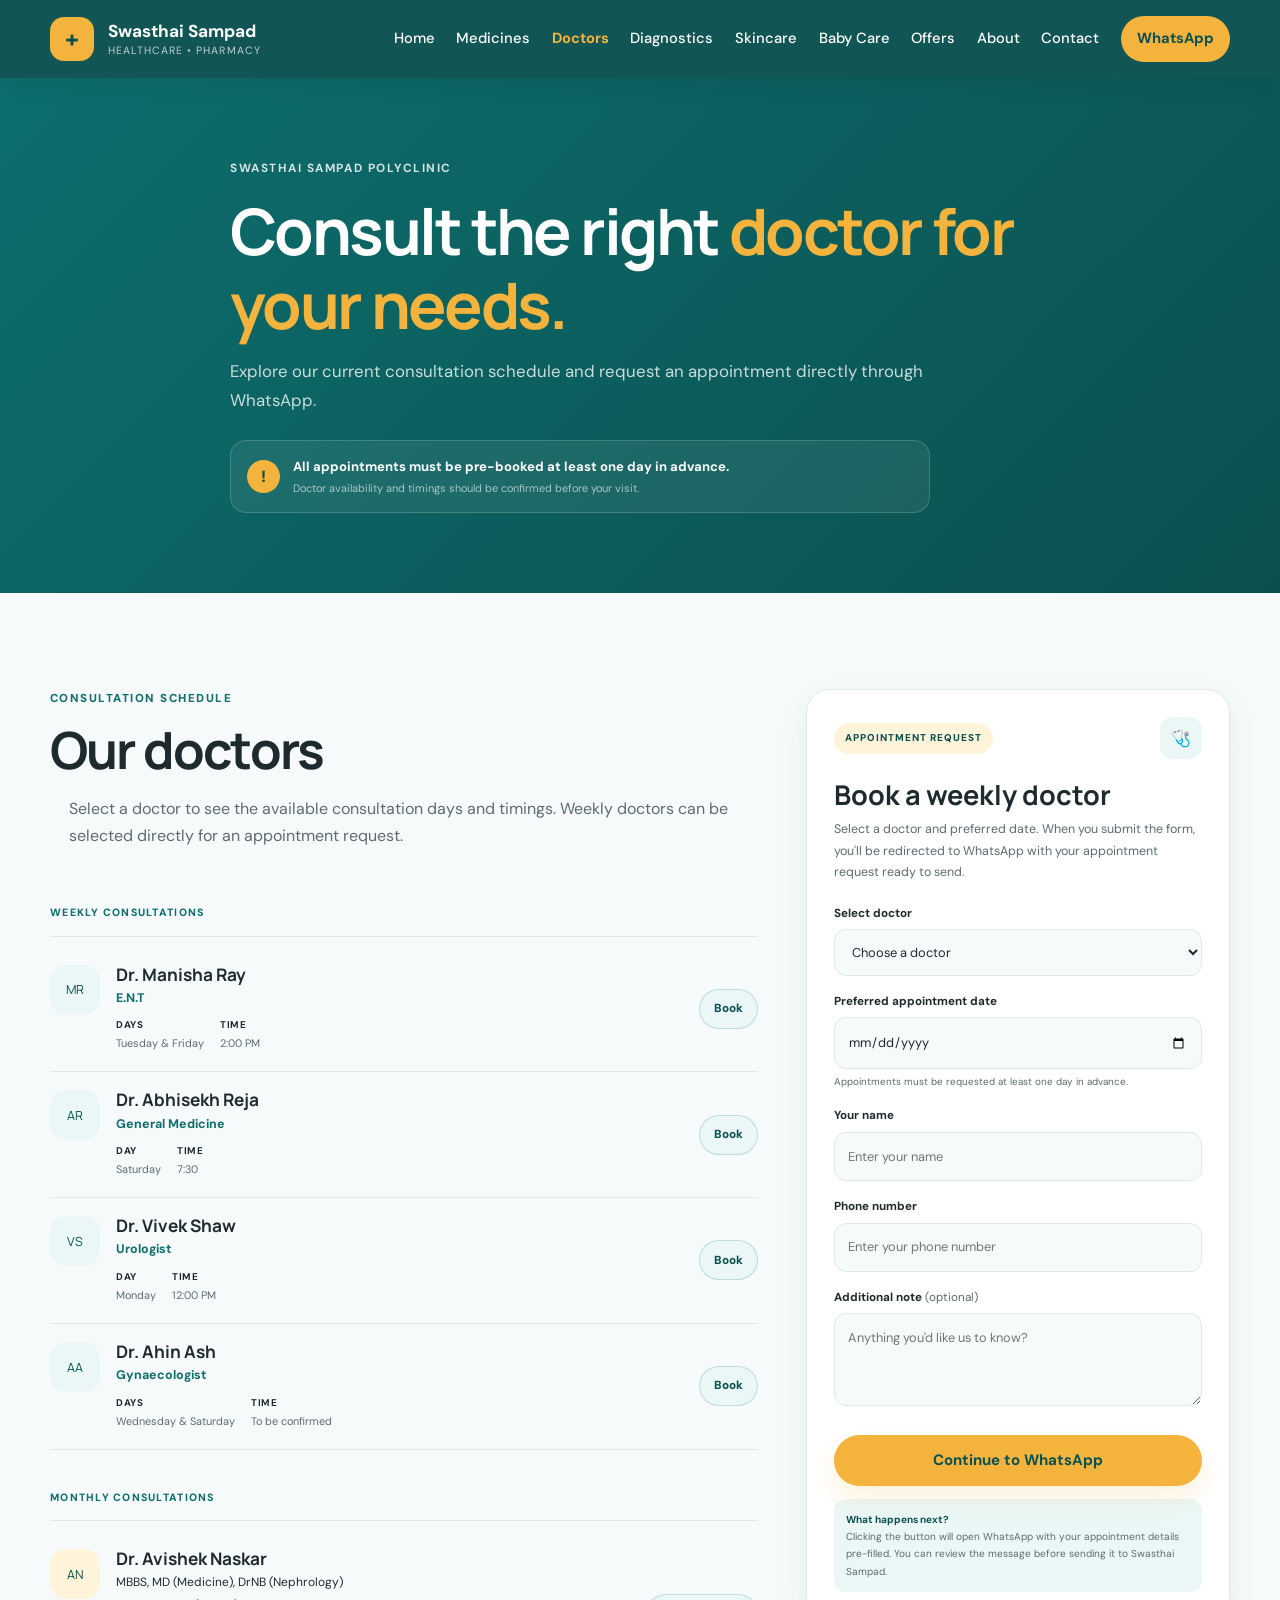
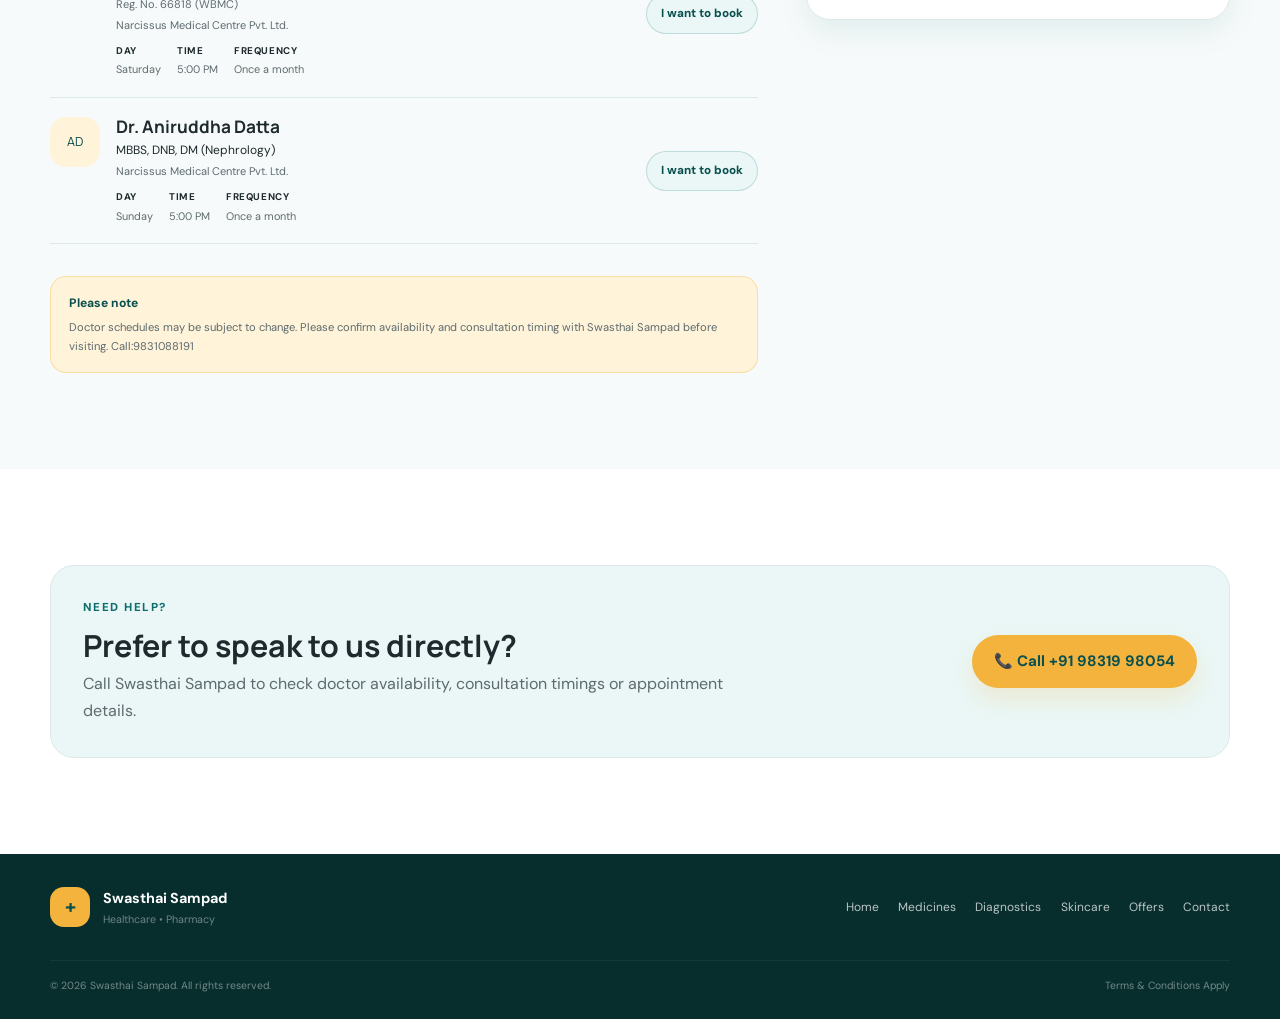
<file: doctors.html>
<!DOCTYPE html>
<html lang="en">
<head>
  <meta charset="UTF-8" />
  <meta name="viewport" content="width=device-width, initial-scale=1.0" />

  <script src="js/main.js"></script>
  <script src="js/language.js"></script>

  <title>Doctors & Appointments | Swasthai Sampad</title>

  <meta
    name="description"
    content="View doctors and consultation schedules at the Swasthai Sampad polyclinic in Serampore. Appointments must be pre-booked one day in advance."
  />

  <link rel="canonical" href="https://swasthaisampad.in/doctors.html" />

  <link rel="preconnect" href="https://fonts.googleapis.com" />
  <link rel="preconnect" href="https://fonts.gstatic.com" crossorigin />

  <link
    href="https://fonts.googleapis.com/css2?family=DM+Sans:wght@400;500;600;700&family=Manrope:wght@700;800&display=swap"
    rel="stylesheet"
  />

  <link rel="stylesheet" href="css/style.css" />
</head>

<body>


  <!-- ================= HEADER ================= -->

  <header class="site-header">

    <nav class="container nav">

      <a href="index.html" class="brand-wrap">

        <div class="brand-mark">+</div>

        <div class="brand-text">
          <span class="brand-name">Swasthai Sampad</span>
          <small data-i18n="brand_tagline">Healthcare • Pharmacy</small>
        </div>

      </a>

		<div class="nav-menu">

			<a href="index.html" data-i18n="nav_home">Home</a>

			<a href="medicines.html" data-i18n="nav_medicines">Medicines</a>

			<a href="doctors.html" class="active" data-i18n="nav_doctors">Doctors</a>

			<a href="diagnostics.html" data-i18n="nav_diagnostics">Diagnostics</a>

			<a href="skincare.html" data-i18n="nav_skincare">Skincare</a>

			<a href="baby-care.html" data-i18n="nav_babycare">Baby Care</a>

			<a href="offers.html" data-i18n="nav_offers">Offers</a>

			<a href="about.html" data-i18n="nav_about">About</a>

			<a href="contact.html" data-i18n="nav_contact">Contact</a>

			<!--
          <button
            class="language-switch"
            id="language-switch"
            type="button"
            aria-label="Change language"
          >
            <span class="lang-en">EN</span>
            <span class="lang-divider">/</span>
            <span class="lang-bn">বাংলা</span>
          </button>
          -->

			<a
			  class="nav-whatsapp"
			  href="https://wa.me/919831998054?text=Hello%20Swasthai%20Sampad%2C%20I%20need%20help."
			  target="_blank"
			  rel="noopener noreferrer"
			  data-i18n="nav_whatsapp"
          >
				WhatsApp
			</a>

		</div>

		<!-- MOBILE MENU BUTTON -->
		<button
		  class="mobile-menu-button"
		  type="button"
		  aria-label="Open menu"
		  aria-expanded="false"
>
			☰
		</button>

		<!-- MOBILE MENU -->
		<div class="mobile-menu">

			<a href="index.html">Home</a>
			<a href="medicines.html">Medicines</a>
			<a href="doctors.html" class="active">Doctors</a>
			<a href="diagnostics.html">Diagnostics</a>
			<a href="skincare.html">Skincare</a>
			<a href="baby-care.html">Baby Care</a>
			<a href="offers.html">Offers</a>
			<a href="about.html">About</a>
			<a href="contact.html">Contact</a>

			<a
			  class="button primary full-width"
			  href="https://wa.me/919831998054?text=Hello%20Swasthai%20Sampad%2C%20I%20need%20help."
			  target="_blank"
			  rel="noopener noreferrer"
  >
				WhatsApp Us
			</a>

		</div>

    </nav>

  </header>


  <main>

    <!-- ================= PAGE HERO ================= -->

    <section class="page-hero doctors-page-hero">

      <div class="container page-hero-content">

        <p class="eyebrow" data-i18n="doctors_eyebrow">
          SWASTHAI SAMPAD POLYCLINIC
        </p>

        <h1 data-i18n="doctors_title">
          Consult the right
          <span>doctor for your needs.</span>
        </h1>

        <p data-i18n="doctors_subtitle">
          Explore our current consultation schedule and
          request an appointment directly through WhatsApp.
        </p>

        <div class="appointment-notice">

          <span class="notice-icon">!</span>

          <div>
            <strong data-i18n="doctor_notice_title">
              All appointments must be pre-booked at least one day in advance.
            </strong>

            <small data-i18n="doctor_notice_small">
              Doctor availability and timings should be confirmed before your visit.
            </small>
          </div>

        </div>

      </div>

    </section>


    <!-- ================= DOCTORS + BOOKING ================= -->

    <section class="section doctors-main-section">

      <div class="container doctors-layout">

        <!-- ================= DOCTOR LIST ================= -->

        <div class="doctor-list-column">

          <div class="section-heading">

            <p class="section-tag">
              Consultation Schedule
            </p>

            <h2 class="section-title">
              Our doctors
            </h2>

            <p class="section-intro left">
              Select a doctor to see the available consultation
              days and timings. Weekly doctors can be selected
              directly for an appointment request.
            </p>

          </div>


          <!-- WEEKLY DOCTORS -->

          <div class="doctor-group">

            <div class="doctor-group-title">
              <span>WEEKLY CONSULTATIONS</span>
            </div>


            <!-- Dr Manisha Ray -->

            <article class="doctor-row">

              <div class="doctor-row-main">

                <div class="doctor-avatar">
                  MR
                </div>

                <div class="doctor-info">

                  <h3>
                    Dr. Manisha Ray
                  </h3>

                  <p class="doctor-specialty">
                    E.N.T
                  </p>

                  <div class="doctor-schedule">

                    <span>
                      <b>Days</b>
                      Tuesday &amp; Friday
                    </span>

                    <span>
                      <b>Time</b>
                      2:00 PM
                    </span>

                  </div>

                </div>

              </div>

              <button
                type="button"
                class="doctor-book-button"
                data-doctor="Dr. Manisha Ray"
                data-specialty="E.N.T"
              >
                Book
              </button>

            </article>


            <!-- Dr Abhisekh Reja -->

            <article class="doctor-row">

              <div class="doctor-row-main">

                <div class="doctor-avatar">
                  AR
                </div>

                <div class="doctor-info">

                  <h3>
                    Dr. Abhisekh Reja
                  </h3>

                  <p class="doctor-specialty">
                    General Medicine
                  </p>

                  <div class="doctor-schedule">

                    <span>
                      <b>Day</b>
                      Saturday
                    </span>

                    <span>
                      <b>Time</b>
                      7:30
                    </span>

                  </div>

                </div>

              </div>

              <button
                type="button"
                class="doctor-book-button"
                data-doctor="Dr. Abhisekh Reja"
                data-specialty="General Medicine"
              >
                Book
              </button>

            </article>


            <!-- Dr Vivek Shaw -->

            <article class="doctor-row">

              <div class="doctor-row-main">

                <div class="doctor-avatar">
                  VS
                </div>

                <div class="doctor-info">

                  <h3>
                    Dr. Vivek Shaw
                  </h3>

                  <p class="doctor-specialty">
                    Urologist
                  </p>

                  <div class="doctor-schedule">

                    <span>
                      <b>Day</b>
                      Monday
                    </span>

                    <span>
                      <b>Time</b>
                      12:00 PM
                    </span>

                  </div>

                </div>

              </div>

              <button
                type="button"
                class="doctor-book-button"
                data-doctor="Dr. Vivek Shaw"
                data-specialty="Urologist"
              >
                Book
              </button>

            </article>


            <!-- Dr Ahin Ash -->

            <article class="doctor-row">

              <div class="doctor-row-main">

                <div class="doctor-avatar">
                  AA
                </div>

                <div class="doctor-info">

                  <h3>
                    Dr. Ahin Ash
                  </h3>

                  <p class="doctor-specialty">
                    Gynaecologist
                  </p>

                  <div class="doctor-schedule">

                    <span>
                      <b>Days</b>
                      Wednesday &amp; Saturday
                    </span>

                    <span>
                      <b>Time</b>
                      To be confirmed
                    </span>

                  </div>

                </div>

              </div>

              <button
                type="button"
                class="doctor-book-button"
                data-doctor="Dr. Ahin Ash"
                data-specialty="Gynaecologist"
              >
                Book
              </button>

            </article>

          </div>


          <!-- MONTHLY DOCTORS -->

          <div class="doctor-group monthly-doctor-group">

            <div class="doctor-group-title">
              <span>MONTHLY CONSULTATIONS</span>
            </div>


            <!-- Dr Avishek Naskar -->

            <article class="doctor-row monthly-row">

              <div class="doctor-row-main">

                <div class="doctor-avatar monthly">
                  AN
                </div>

                <div class="doctor-info">

                  <h3>
                    Dr. Avishek Naskar
                  </h3>

                  <p class="doctor-qualification">
                    MBBS, MD (Medicine), DrNB (Nephrology)
                  </p>

                  <p class="doctor-registration">
                    Reg. No. 66818 (WBMC)
                  </p>

                  <p class="doctor-affiliation">
                    Narcissus Medical Centre Pvt. Ltd.
                  </p>

                  <div class="doctor-schedule">

                    <span>
                      <b>Day</b>
                      Saturday
                    </span>

                    <span>
                      <b>Time</b>
                      5:00 PM
                    </span>

                    <span>
                      <b>Frequency</b>
                      Once a month
                    </span>

                  </div>

                </div>

              </div>


              <a
                class="doctor-book-button monthly-book"
                href="https://wa.me/919831998054?text=Hello%20Swasthai%20Sampad%2C%20I%20want%20to%20book%20an%20appointment%20with%20Dr.%20Avishek%20Naskar."
                target="_blank"
                rel="noopener noreferrer"
              >
                I want to book
              </a>

            </article>


            <!-- Dr Aniruddha Datta -->

            <article class="doctor-row monthly-row">

              <div class="doctor-row-main">

                <div class="doctor-avatar monthly">
                  AD
                </div>

                <div class="doctor-info">

                  <h3>
                    Dr. Aniruddha Datta
                  </h3>

                  <p class="doctor-qualification">
                    MBBS, DNB, DM (Nephrology)
                  </p>

                  <p class="doctor-affiliation">
                    Narcissus Medical Centre Pvt. Ltd.
                  </p>

                  <div class="doctor-schedule">

                    <span>
                      <b>Day</b>
                      Sunday
                    </span>

                    <span>
                      <b>Time</b>
                      5:00 PM
                    </span>

                    <span>
                      <b>Frequency</b>
                      Once a month
                    </span>

                  </div>

                </div>

              </div>


              <a
                class="doctor-book-button monthly-book"
                href="https://wa.me/919831998054?text=Hello%20Swasthai%20Sampad%2C%20I%20want%20to%20book%20an%20appointment%20with%20Dr.%20Aniruddha%20Datta."
                target="_blank"
                rel="noopener noreferrer"
              >
                I want to book
              </a>

            </article>

          </div>


          <!-- NOTE -->

          <div class="doctor-note">

            <strong>
              Please note
            </strong>

            <p>
              Doctor schedules may be subject to change.
              Please confirm availability and consultation
              timing with Swasthai Sampad before visiting. Call:9831088191
            </p>

          </div>

        </div>


        <!-- ================= APPOINTMENT PANEL ================= -->

        <aside class="appointment-panel" id="appointment-panel">

          <div class="appointment-panel-top">

            <span class="mini-badge">
              APPOINTMENT REQUEST
            </span>

            <div class="appointment-icon">
              🩺
            </div>

          </div>


          <h2>
            Book a weekly doctor
          </h2>

          <p>
            Select a doctor and preferred date. When you
            submit the form, you'll be redirected to WhatsApp
            with your appointment request ready to send.
          </p>


          <form id="doctor-booking-form">

            <div class="form-group">

              <label for="doctor-select">
                Select doctor
              </label>

              <select id="doctor-select" required>

                <option value="">
                  Choose a doctor
                </option>

                <option
                  value="Dr. Manisha Ray"
                  data-specialty="E.N.T"
                >
                  Dr. Manisha Ray — E.N.T
                </option>

                <option
                  value="Dr. Abhisekh Reja"
                  data-specialty="General Medicine"
                >
                  Dr. Abhisekh Reja — General Medicine
                </option>

                <option
                  value="Dr. Vivek Shaw"
                  data-specialty="Urologist"
                >
                  Dr. Vivek Shaw — Urologist
                </option>

                <option
                  value="Dr. Ahin Ash"
                  data-specialty="Gynaecologist"
                >
                  Dr. Ahin Ash — Gynaecologist
                </option>

              </select>

            </div>


            <div class="form-group">

              <label for="appointment-date">
                Preferred appointment date
              </label>

              <input
                type="date"
                id="appointment-date"
                required
              />

              <small>
                Appointments must be requested at least one day in advance.
              </small>

            </div>


            <div class="form-group">

              <label for="patient-name">
                Your name
              </label>

              <input
                type="text"
                id="patient-name"
                placeholder="Enter your name"
                autocomplete="name"
                required
              />

            </div>


            <div class="form-group">

              <label for="patient-phone">
                Phone number
              </label>

              <input
                type="tel"
                id="patient-phone"
                placeholder="Enter your phone number"
                autocomplete="tel"
                required
              />

            </div>


            <div class="form-group">

              <label for="patient-note">
                Additional note
                <span>(optional)</span>
              </label>

              <textarea
                id="patient-note"
                rows="3"
                placeholder="Anything you'd like us to know?"
              ></textarea>

            </div>


            <button
              type="submit"
              class="button primary full-width appointment-submit"
            >
              Continue to WhatsApp
            </button>

            <p class="whatsapp-disclosure">
              <strong>What happens next?</strong><br />
              Clicking the button will open WhatsApp with your
              appointment details pre-filled. You can review
              the message before sending it to Swasthai Sampad.
            </p>

          </form>

        </aside>

      </div>

    </section>


    <!-- ================= CALL CTA ================= -->

    <section class="section doctor-contact-section">

      <div class="container doctor-contact-box">

        <div>

          <p class="section-tag">
            Need help?
          </p>

          <h2>
            Prefer to speak to us directly?
          </h2>

          <p>
            Call Swasthai Sampad to check doctor availability,
            consultation timings or appointment details.
          </p>

        </div>

        <a
          href="tel:+919831998054"
          class="button primary"
        >
          📞 Call +91 98319 98054
        </a>

      </div>

    </section>


  </main>


  <!-- ================= FOOTER ================= -->

  <footer class="site-footer">

    <div class="container footer-top">

      <div class="footer-brand">

        <div class="footer-brand-mark">
          +
        </div>

        <div>
          <strong>Swasthai Sampad</strong>
          <span>Healthcare • Pharmacy</span>
        </div>

      </div>


      <div class="footer-links">

        <a href="index.html">Home</a>
        <a href="medicines.html">Medicines</a>
        <a href="diagnostics.html">Diagnostics</a>
        <a href="skincare.html">Skincare</a>
        <a href="offers.html">Offers</a>
        <a href="contact.html">Contact</a>

      </div>

    </div>


    <div class="container footer-bottom">

      <p>
        © <span id="year"></span> Swasthai Sampad.
        All rights reserved.
      </p>

      <p>
        Terms &amp; Conditions Apply
      </p>

    </div>

  </footer>


  <script src="js/main.js"></script>

</body>
</html>
</file>
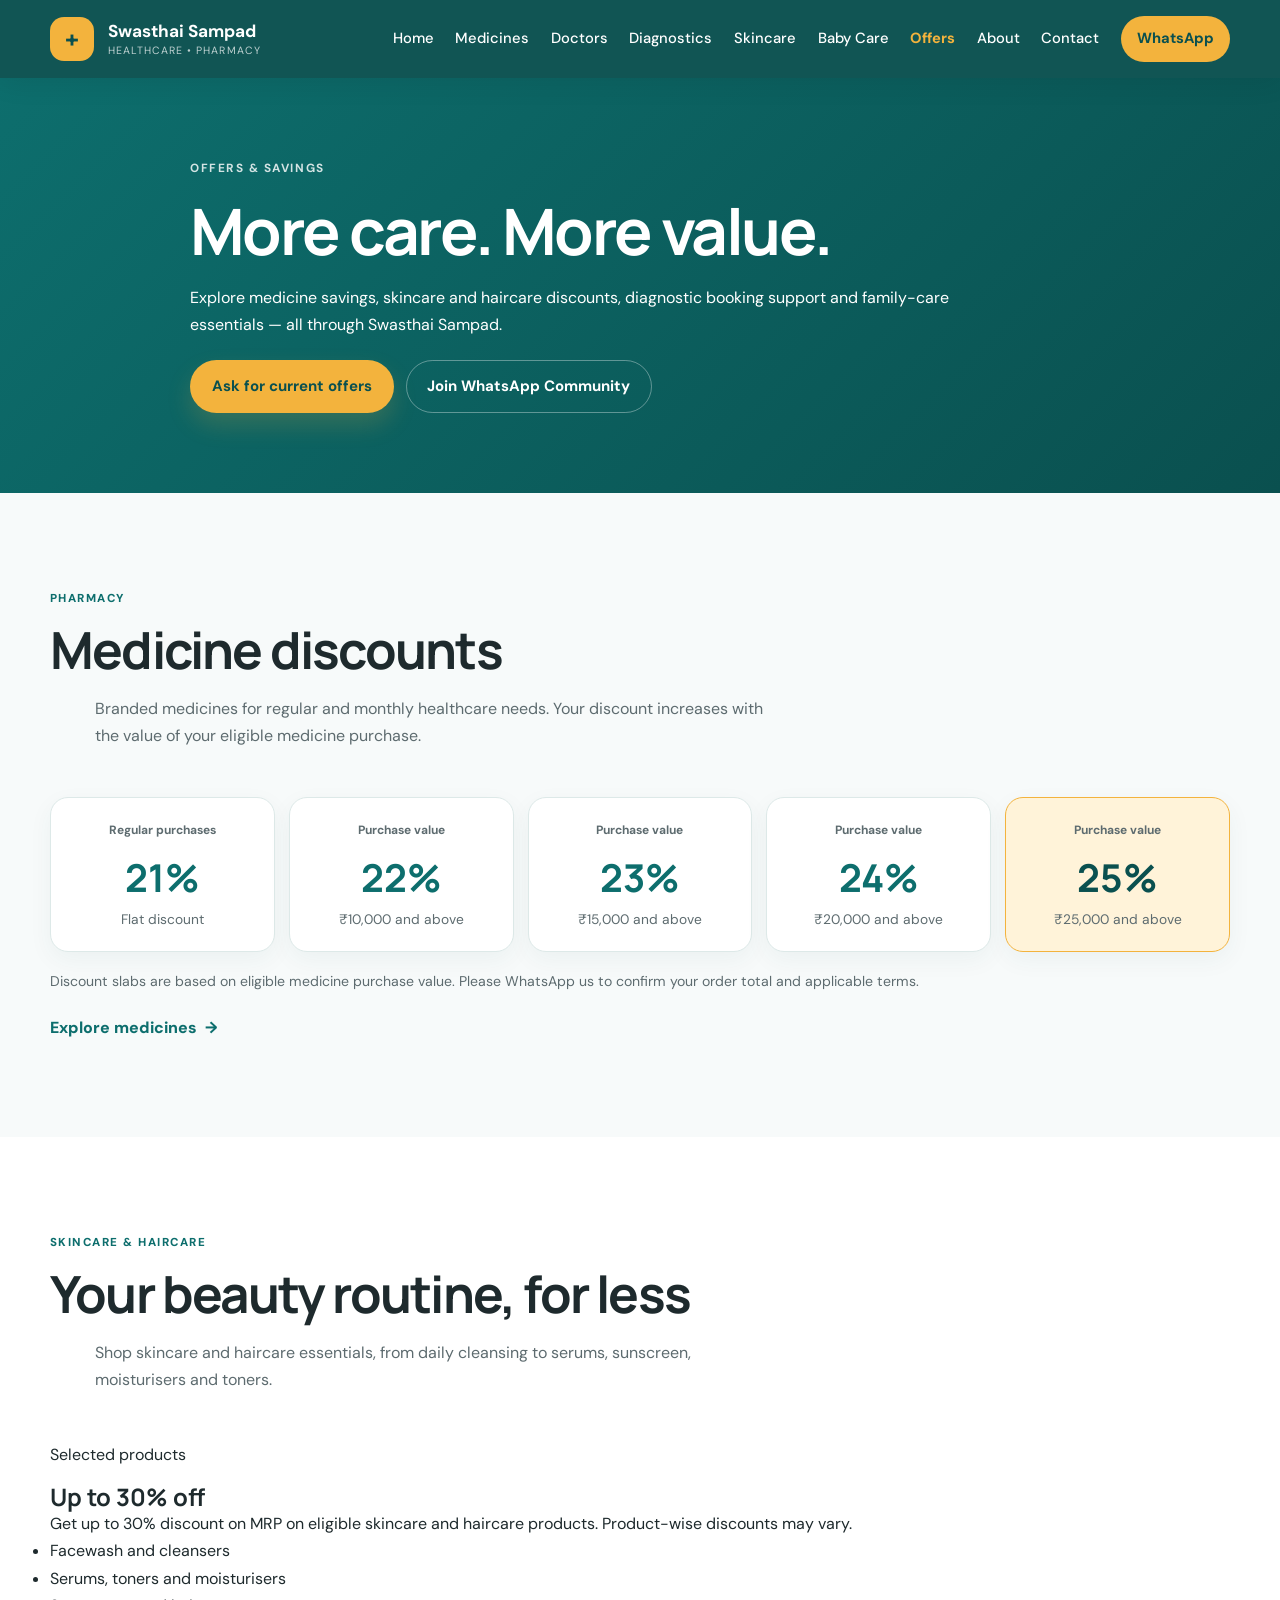
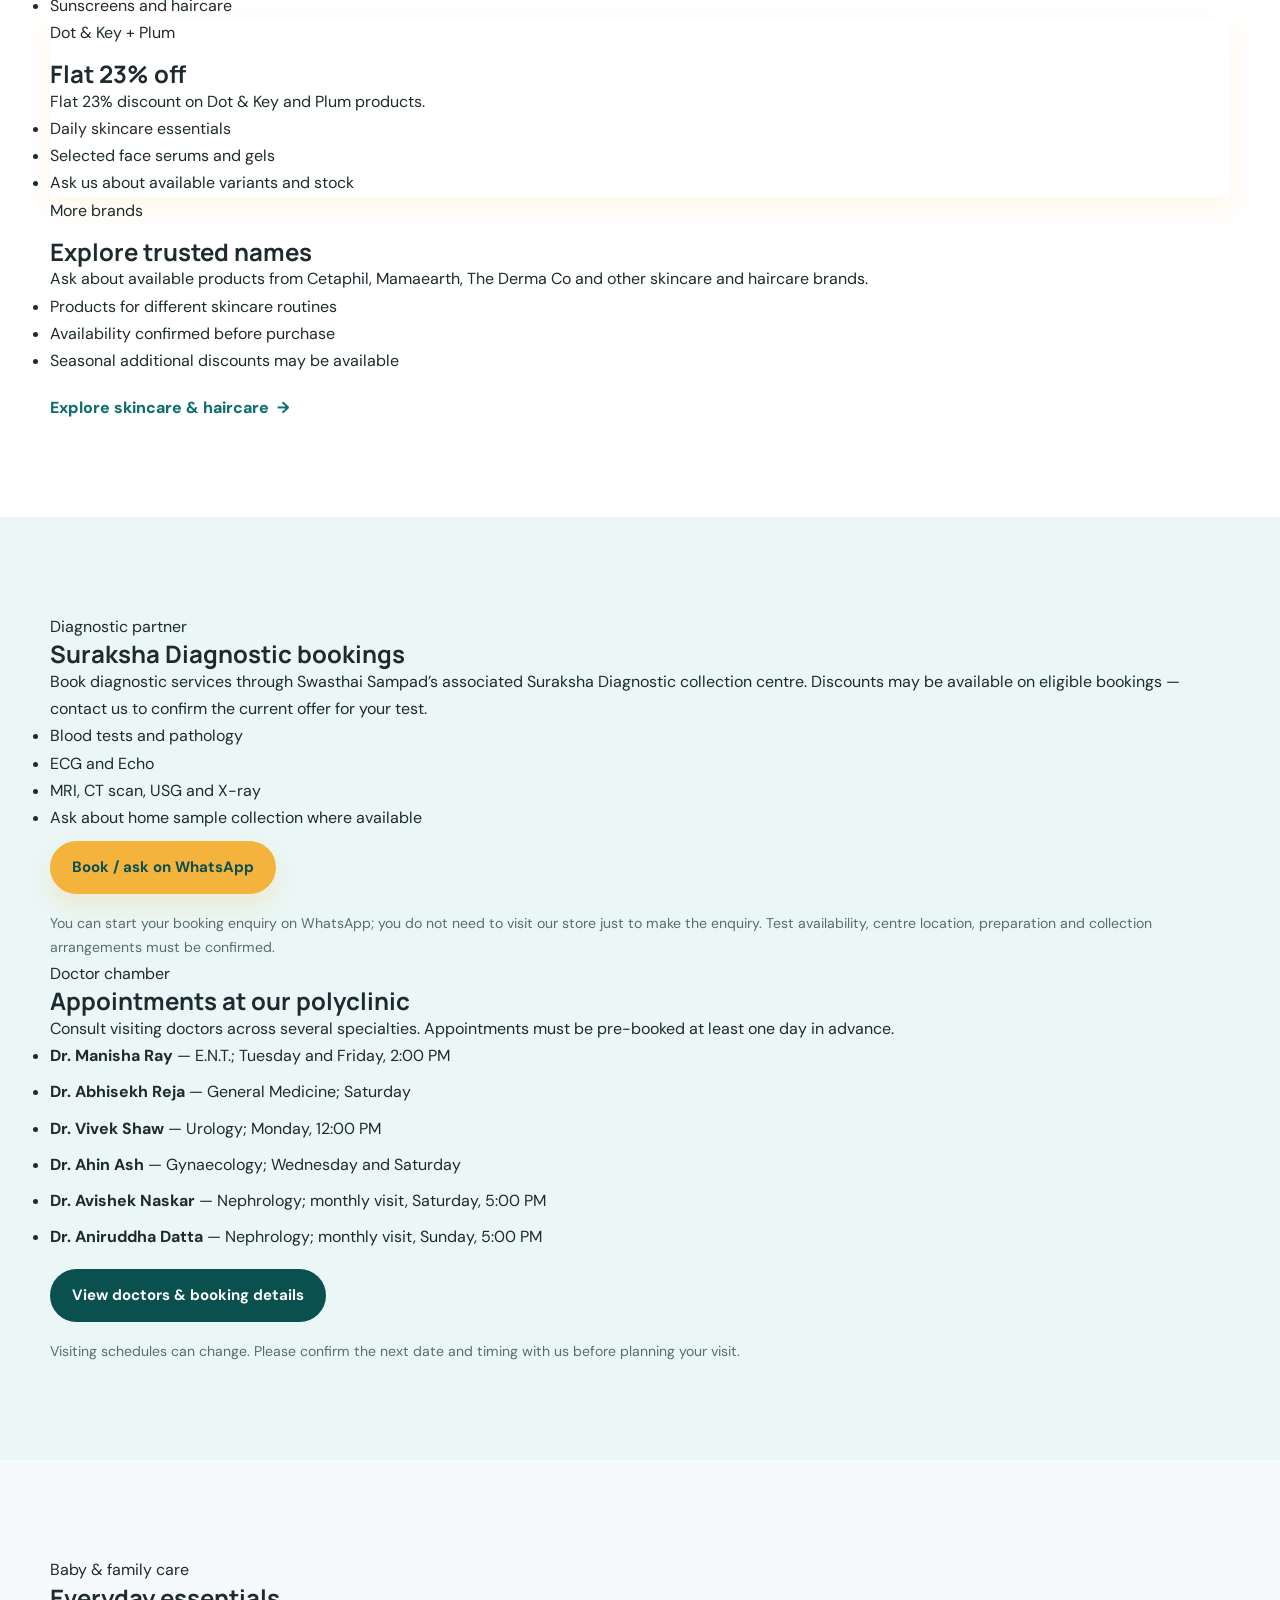
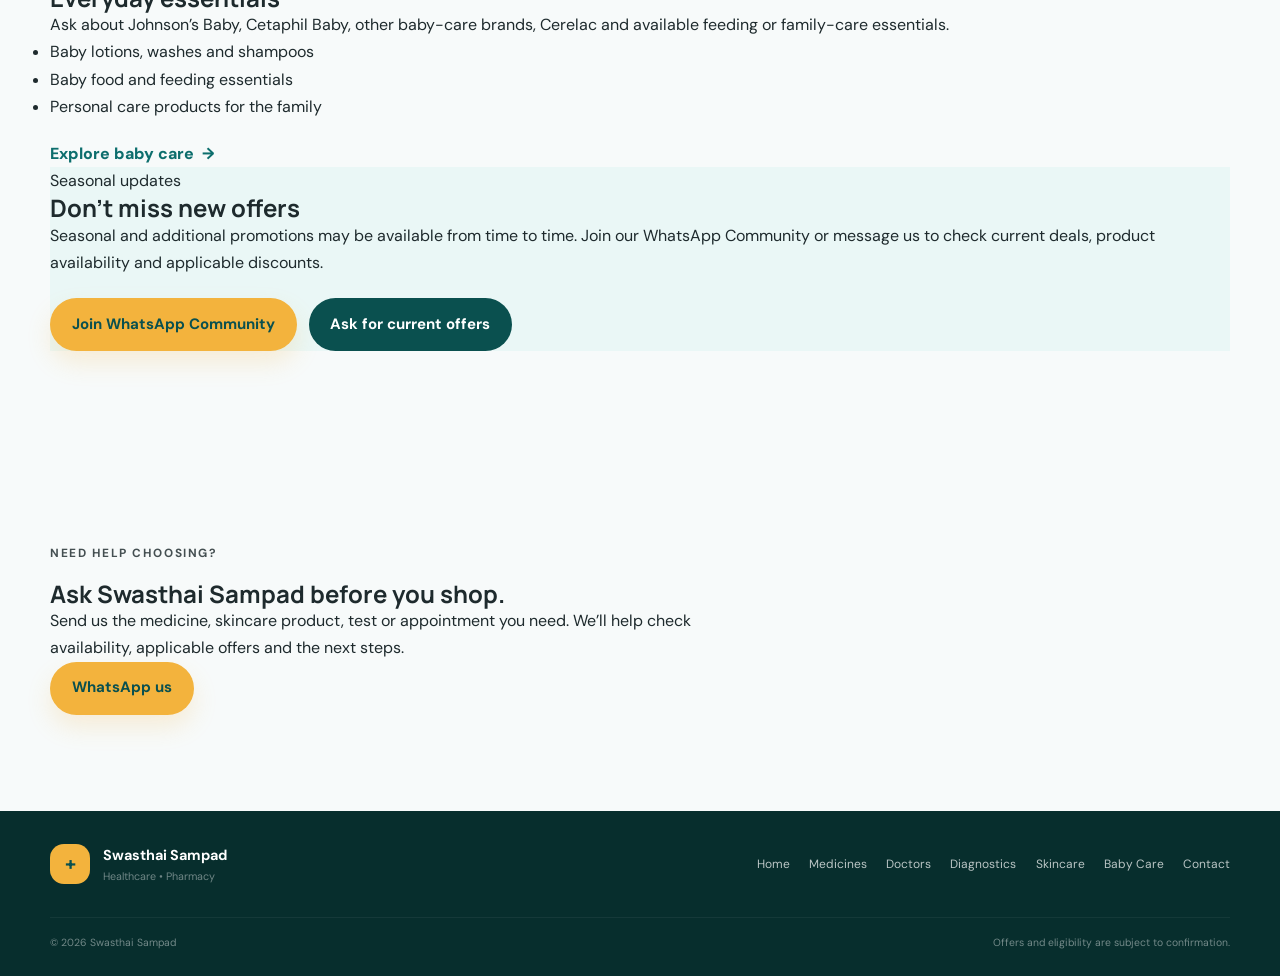
<file: offers.html>
<!DOCTYPE html>
<html lang="en">
	<head>
		<meta charset="UTF-8" />
		<meta name="viewport" content="width=device-width, initial-scale=1.0" />
		<title>Offers & Discounts | Swasthai Sampad</title>
		<meta name="description" content="Explore medicine discounts, skincare and haircare offers, Suraksha Diagnostic booking support, doctor appointments and family-care products at Swasthai Sampad, Serampore." />
		<meta name="theme-color" content="#0D6E6D" />
		<link rel="canonical" href="https://swasthaisampad.in/offers.html" />
		<link rel="preconnect" href="https://fonts.googleapis.com" />
		<link rel="preconnect" href="https://fonts.gstatic.com" crossorigin="" />
		<link href="https://fonts.googleapis.com/css2?family=DM+Sans:wght@400;500;600;700&family=Manrope:wght@700;800&display=swap" rel="stylesheet" />
		<link rel="stylesheet" href="css/style.css" />
		<link rel="stylesheet" href="css/offers-page.css" />
	</head>
	<body>
		<header class="site-header" id="top">
			<nav class="container nav">
				<a href="index.html" class="brand-wrap" aria-label="Swasthai Sampad home">
					<div class="brand-mark">
						<span>+</span>
					</div>
					<div class="brand-text">
						<span class="brand-name">Swasthai Sampad</span>
						<small>Healthcare • Pharmacy</small>
					</div>
				</a>

				<div class="nav-menu">
					<a href="index.html" data-i18n="nav_home">Home</a>
					<a href="medicines.html" data-i18n="nav_medicines">Medicines</a>
					<a href="doctors.html" data-i18n="nav_doctors">Doctors</a>
					<a href="diagnostics.html" data-i18n="nav_diagnostics">Diagnostics</a>
					<a href="skincare.html" data-i18n="nav_skincare">Skincare</a>
					<a href="baby-care.html" data-i18n="nav_babycare">Baby Care</a>
					<a href="offers.html" class="active" data-i18n="nav_offers">Offers</a>
					<a href="about.html" data-i18n="nav_about">About</a>
					<a href="contact.html" data-i18n="nav_contact">Contact</a>
					<!-- Language switch intentionally disabled for now. -->
					<a class="nav-whatsapp" href="https://wa.me/919831998054?text=Hello%20Swasthai%20Sampad%2C%20please%20share%20your%20current%20offers." target="_blank" rel="noopener noreferrer" data-i18n="nav_whatsapp">WhatsApp</a>
				</div>

				<button class="mobile-menu-button" type="button" aria-label="Open menu" aria-expanded="false">☰</button>
			</nav>

			<div class="mobile-menu">
				<a href="index.html">Home</a>
				<a href="medicines.html">Medicines</a>
				<a href="doctors.html">Doctors</a>
				<a href="diagnostics.html">Diagnostics</a>
				<a href="skincare.html">Skincare</a>
				<a href="baby-care.html">Baby Care</a>
				<a href="offers.html" class="active">Offers</a>
				<a href="about.html">About</a>
				<a href="contact.html">Contact</a>
				<a class="button primary full-width" href="https://wa.me/919831998054?text=Hello%20Swasthai%20Sampad%2C%20please%20share%20your%20current%20offers." target="_blank" rel="noopener noreferrer">Ask about offers on WhatsApp</a>
			</div>
		</header>

		<main>
			<section class="page-hero offers-hero">
				<div class="container page-hero-inner">
					<p class="eyebrow">Offers & savings</p>
					<h1>More care. More value.</h1>
					<p>Explore medicine savings, skincare and haircare discounts, diagnostic booking support and family-care essentials — all through Swasthai Sampad.</p>
					<div class="offers-hero-actions">
						<a class="button primary" href="https://wa.me/919831998054?text=Hello%20Swasthai%20Sampad%2C%20please%20share%20your%20current%20offers." target="_blank" rel="noopener noreferrer">Ask for current offers</a>
						<a class="button secondary" href="https://chat.whatsapp.com/Cet0BpyBjxLH3KHQQBDoLm" target="_blank" rel="noopener noreferrer">Join WhatsApp Community</a>
					</div>
				</div>
			</section>

			<section class="section offers-medicine-section">
				<div class="container">
					<div class="section-heading">
						<div>
							<p class="section-tag">PHARMACY</p>
							<h2 class="section-title">Medicine discounts</h2>
						</div>
						<p class="section-intro left">Branded medicines for regular and monthly healthcare needs. Your discount increases with the value of your eligible medicine purchase.</p>
					</div>

					<div class="medicine-discount-grid">
						<article class="medicine-discount-card">
							<span class="discount-caption">Regular purchases</span>
							<strong>21%</strong>
							<p>Flat discount</p>
						</article>
						<article class="medicine-discount-card">
							<span class="discount-caption">Purchase value</span>
							<strong>22%</strong>
							<p>₹10,000 and above</p>
						</article>
						<article class="medicine-discount-card">
							<span class="discount-caption">Purchase value</span>
							<strong>23%</strong>
							<p>₹15,000 and above</p>
						</article>
						<article class="medicine-discount-card">
							<span class="discount-caption">Purchase value</span>
							<strong>24%</strong>
							<p>₹20,000 and above</p>
						</article>
						<article class="medicine-discount-card medicine-discount-featured">
							<span class="discount-caption">Purchase value</span>
							<strong>25%</strong>
							<p>₹25,000 and above</p>
						</article>
					</div>
					<p class="offer-note">Discount slabs are based on eligible medicine purchase value. Please WhatsApp us to confirm your order total and applicable terms.</p>
					<a class="text-link" href="medicines.html">
						Explore medicines <span aria-hidden="true">→</span>
					</a>
				</div>
			</section>

			<section class="section offers-beauty-section">
				<div class="container">
					<div class="section-heading">
						<div>
							<p class="section-tag">SKINCARE & HAIRCARE</p>
							<h2 class="section-title">Your beauty routine, for less</h2>
						</div>
						<p class="section-intro left">Shop skincare and haircare essentials, from daily cleansing to serums, sunscreen, moisturisers and toners.</p>
					</div>

					<div class="page-grid">
						<article class="content-card beauty-offer-card">
							<span class="pill accent">Selected products</span>
							<h2>Up to 30% off</h2>
							<p>Get up to 30% discount on MRP on eligible skincare and haircare products. Product-wise discounts may vary.</p>
							<ul class="info-list">
								<li>Facewash and cleansers</li>
								<li>Serums, toners and moisturisers</li>
								<li>Sunscreens and haircare</li>
							</ul>
						</article>
						<article class="content-card beauty-offer-card beauty-offer-featured">
							<span class="pill secondary">Dot & Key + Plum</span>
							<h2>Flat 23% off</h2>
							<p>Flat 23% discount on Dot & Key and Plum products.</p>
							<ul class="info-list">
								<li>Daily skincare essentials</li>
								<li>Selected face serums and gels</li>
								<li>Ask us about available variants and stock</li>
							</ul>
						</article>
						<article class="content-card beauty-offer-card">
							<span class="pill success">More brands</span>
							<h2>Explore trusted names</h2>
							<p>Ask about available products from Cetaphil, Mamaearth, The Derma Co and other skincare and haircare brands.</p>
							<ul class="info-list">
								<li>Products for different skincare routines</li>
								<li>Availability confirmed before purchase</li>
								<li>Seasonal additional discounts may be available</li>
							</ul>
						</article>
					</div>
					<a class="text-link" href="skincare.html">
						Explore skincare & haircare <span aria-hidden="true">→</span>
					</a>
				</div>
			</section>

			<section class="section offers-diagnostics-section">
				<div class="container page-grid">
					<article class="content-card offer-feature-card">
						<span class="pill secondary">Diagnostic partner</span>
						<h2>Suraksha Diagnostic bookings</h2>
						<p>Book diagnostic services through Swasthai Sampad’s associated Suraksha Diagnostic collection centre. Discounts may be available on eligible bookings — contact us to confirm the current offer for your test.</p>
						<ul class="info-list">
							<li>Blood tests and pathology</li>
							<li>ECG and Echo</li>
							<li>MRI, CT scan, USG and X-ray</li>
							<li>Ask about home sample collection where available</li>
						</ul>
						<a class="button primary" href="https://wa.me/919831998054?text=Hello%20Swasthai%20Sampad%2C%20I%20want%20to%20book%20a%20test%20through%20Suraksha%20Diagnostic%20and%20ask%20about%20available%20discounts." target="_blank" rel="noopener noreferrer">Book / ask on WhatsApp</a>
						<p class="offer-note">You can start your booking enquiry on WhatsApp; you do not need to visit our store just to make the enquiry. Test availability, centre location, preparation and collection arrangements must be confirmed.</p>
					</article>

					<article class="content-card offer-feature-card">
						<span class="pill accent">Doctor chamber</span>
						<h2>Appointments at our polyclinic</h2>
						<p>Consult visiting doctors across several specialties. Appointments must be pre-booked at least one day in advance.</p>
						<ul class="info-list doctor-offer-list">
							<li>
								<strong>Dr. Manisha Ray</strong> — E.N.T.; Tuesday and Friday, 2:00 PM
							</li>
							<li>
								<strong>Dr. Abhisekh Reja</strong> — General Medicine; Saturday
							</li>
							<li>
								<strong>Dr. Vivek Shaw</strong> — Urology; Monday, 12:00 PM
							</li>
							<li>
								<strong>Dr. Ahin Ash</strong> — Gynaecology; Wednesday and Saturday
							</li>
							<li>
								<strong>Dr. Avishek Naskar</strong> — Nephrology; monthly visit, Saturday, 5:00 PM
							</li>
							<li>
								<strong>Dr. Aniruddha Datta</strong> — Nephrology; monthly visit, Sunday, 5:00 PM
							</li>
						</ul>
						<a class="button secondary-dark" href="doctors.html">View doctors & booking details</a>
						<p class="offer-note">Visiting schedules can change. Please confirm the next date and timing with us before planning your visit.</p>
					</article>
				</div>
			</section>

			<section class="section offers-family-section">
				<div class="container page-grid">
					<article class="content-card">
						<span class="pill accent">Baby & family care</span>
						<h2>Everyday essentials</h2>
						<p>Ask about Johnson’s Baby, Cetaphil Baby, other baby-care brands, Cerelac and available feeding or family-care essentials.</p>
						<ul class="info-list">
							<li>Baby lotions, washes and shampoos</li>
							<li>Baby food and feeding essentials</li>
							<li>Personal care products for the family</li>
						</ul>
						<a class="text-link" href="baby-care.html">
							Explore baby care <span aria-hidden="true">→</span>
						</a>
					</article>
					<article class="content-card community-card">
						<span class="pill success">Seasonal updates</span>
						<h2>Don't miss new offers</h2>
						<p>Seasonal and additional promotions may be available from time to time. Join our WhatsApp Community or message us to check current deals, product availability and applicable discounts.</p>
						<div class="community-actions">
							<a class="button primary" href="https://chat.whatsapp.com/Cet0BpyBjxLH3KHQQBDoLm" target="_blank" rel="noopener noreferrer">Join WhatsApp Community</a>
							<a class="button secondary-dark" href="https://wa.me/919831998054?text=Hello%20Swasthai%20Sampad%2C%20please%20share%20your%20current%20offers%20on%20medicines%2C%20skincare%2C%20diagnostics%20and%20family%20care." target="_blank" rel="noopener noreferrer">Ask for current offers</a>
						</div>
					</article>
				</div>
			</section>

			<section class="section secondary-section">
				<div class="container">
					<div class="cta-banner">
						<div>
							<p class="eyebrow light">Need help choosing?</p>
							<h2>Ask Swasthai Sampad before you shop.</h2>
							<p>Send us the medicine, skincare product, test or appointment you need. We’ll help check availability, applicable offers and the next steps.</p>
						</div>
						<a class="button primary" href="https://wa.me/919831998054?text=Hello%20Swasthai%20Sampad%2C%20I%20would%20like%20to%20ask%20about%20current%20offers." target="_blank" rel="noopener noreferrer">WhatsApp us</a>
					</div>
				</div>
			</section>
		</main>

		<footer class="site-footer">
			<div class="container footer-top">
				<div class="footer-brand">
					<div class="footer-brand-mark">+</div>
					<div>
						<strong>Swasthai Sampad</strong>
						<span>Healthcare • Pharmacy</span>
					</div>
				</div>
				<div class="footer-links">
					<a href="index.html">Home</a>
					<a href="medicines.html">Medicines</a>
					<a href="doctors.html">Doctors</a>
					<a href="diagnostics.html">Diagnostics</a>
					<a href="skincare.html">Skincare</a>
					<a href="baby-care.html">Baby Care</a>
					<a href="contact.html">Contact</a>
				</div>
			</div>
			<div class="container footer-bottom">
				<span>
					© <span id="year"></span> Swasthai Sampad
				</span>
				<span>Offers and eligibility are subject to confirmation.</span>
			</div>
		</footer>

		<script src="js/main.js"></script>
	</body>
</html>
</file>
<file: css/style.css>
@import url('https://fonts.googleapis.com/css2?family=DM+Sans:wght@400;500;600;700&family=Manrope:wght@700;800&display=swap');

:root {
  --primary: #0D6E6D;
  --primary-dark: #0A504F;
  --secondary: #EAF7F6;

  --accent: #F3B33D;
  --accent-soft: #FFF3D9;

  --background: #F7FAFA;
  --white: #FFFFFF;

  --text: #1E2A2D;
  --muted: #5D6B6F;

  --line: #DDE9E8;

  --success: #2F7D5A;
  --success-soft: #EAF6EF;

  --danger: #C94A4A;

  --shadow-sm: 0 6px 18px rgba(13, 110, 109, 0.06);
  --shadow-md: 0 12px 30px rgba(13, 110, 109, 0.09);
  --shadow-lg: 0 20px 45px rgba(13, 110, 109, 0.12);

  --container: 1180px;
}

/* ================= RESET ================= */

* {
  box-sizing: border-box;
  margin: 0;
  padding: 0;
}

html {
  scroll-behavior: smooth;
}

body {
  font-family: "DM Sans", sans-serif;
  color: var(--text);
  background: var(--background);
  line-height: 1.7;
  overflow-x: hidden;
}

h1,
h2,
h3,
h4,
h5,
h6 {
  font-family: "Manrope", sans-serif;
  line-height: 1.15;
}

a {
  text-decoration: none;
  color: inherit;
}

img {
  width: 100%;
  display: block;
}

button {
  font: inherit;
}

.container {
  width: min(var(--container), calc(100% - 2rem));
  margin: 0 auto;
}

.section {
  padding: 6rem 0;
}

/* ================= HEADER ================= */

.site-header {
  position: sticky;
  top: 0;
  z-index: 100;
  background: rgba(10, 80, 79, 0.97);
  backdrop-filter: blur(12px);
  box-shadow: 0 5px 25px rgba(0, 0, 0, 0.08);
}

.nav {
  min-height: 78px;
  display: flex;
  align-items: center;
  justify-content: space-between;
}

.brand-wrap {
  display: flex;
  align-items: center;
  gap: 0.85rem;
  color: var(--white);
}

.brand-mark,
.footer-brand-mark {
  width: 44px;
  height: 44px;
  border-radius: 14px;
  display: grid;
  place-items: center;
  background: var(--accent);
  color: var(--primary-dark);
  font-size: 1.5rem;
  font-weight: 800;
}

.brand-text {
  display: flex;
  flex-direction: column;
  line-height: 1.2;
}

.brand-name {
  font-size: 1.08rem;
  font-weight: 700;
}

.brand-text small {
  margin-top: 0.2rem;
  font-size: 0.66rem;
  opacity: 0.72;
  text-transform: uppercase;
  letter-spacing: 0.1em;
}

.nav-menu {
  display: flex;
  align-items: center;
  gap: 1.35rem;
  color: rgba(255, 255, 255, 0.88);
  font-weight: 500;
  font-size: 0.92rem;
}

/* =========================================================
   ACTIVE TOP NAVIGATION
========================================================= */

.nav-menu > a {
  color: #ffffff;
  text-decoration: none;
  transition: color 0.2s ease;
}

.nav-menu > a:hover {
  color: #F3B33D;
}

.nav-menu > a.active {
  color: #F3B33D !important;
  font-weight: 700;
}

.nav-whatsapp {
  background: var(--accent);
  color: var(--primary-dark) !important;
  padding: 0.65rem 1rem;
  border-radius: 999px;
  font-weight: 700;
}

.mobile-menu-button {
  display: none;
  border: 0;
  background: transparent;
  color: white;
  font-size: 1.7rem;
  cursor: pointer;
}

.mobile-menu {
  display: none;
}

/* ================= HERO ================= */

.hero {
  position: relative;
  overflow: hidden;
  background: linear-gradient(135deg, #0D6E6D 0%, #0A504F 100%);
  color: white;
  padding: 5rem 0 4.5rem;
}

.hero-content {
  position: relative;
  z-index: 2;
  display: grid;
  grid-template-columns: 1.08fr 0.92fr;
  gap: 4rem;
  align-items: center;
}

.hero-copy {
  max-width: 700px;
}

.eyebrow {
  text-transform: uppercase;
  letter-spacing: 0.13em;
  font-size: 0.74rem;
  font-weight: 700;
  opacity: 0.82;
  margin-bottom: 1rem;
}

.hero h1 {
  font-size: clamp(3rem, 6vw, 5.3rem);
  letter-spacing: -0.04em;
  margin-bottom: 1.25rem;
}

.hero h1 span {
  color: var(--accent);
}

.lead {
  max-width: 650px;
  color: rgba(255, 255, 255, 0.83);
  font-size: 1.08rem;
  margin-bottom: 2rem;
}

.hero-offer {
  display: inline-flex;
  align-items: center;
  gap: 1.3rem;
  padding: 1.1rem 1.4rem;
  border: 1px solid rgba(255, 255, 255, 0.18);
  background: rgba(255, 255, 255, 0.07);
  border-radius: 20px;
  margin-bottom: 1.6rem;
  backdrop-filter: blur(10px);
}

.hero-offer > div:not(.offer-divider) {
  display: flex;
  flex-direction: column;
}

.hero-offer strong {
  font-family: "Manrope", sans-serif;
}

.hero-offer strong:first-child {
  color: var(--accent);
  font-size: 2.5rem;
  line-height: 1;
}

.hero-offer span {
  font-size: 0.65rem;
  letter-spacing: 0.11em;
  font-weight: 700;
  opacity: 0.78;
}

.hero-offer .offer-divider {
  width: 1px;
  height: 44px;
  background: rgba(255, 255, 255, 0.2);
}

.hero-offer > div:last-child strong {
  font-size: 1.05rem;
  margin-bottom: 0.15rem;
}

.hero-actions {
  display: flex;
  flex-wrap: wrap;
  gap: 0.9rem;
}

.button {
  display: inline-flex;
  justify-content: center;
  align-items: center;
  min-height: 50px;
  padding: 0.8rem 1.3rem;
  border-radius: 999px;
  border: 1px solid transparent;
  font-size: 0.94rem;
  font-weight: 700;
  transition: 0.2s ease;
  cursor: pointer;
}

.button:hover {
  transform: translateY(-2px);
}

.button.primary {
  background: var(--accent);
  color: var(--primary-dark);
  box-shadow: 0 12px 25px rgba(243, 179, 61, 0.18);
}

.button.secondary {
  border-color: rgba(255, 255, 255, 0.35);
  color: white;
  background: transparent;
}

.button.secondary:hover {
  background: rgba(255, 255, 255, 0.08);
}

.button.secondary-dark {
  background: var(--primary-dark);
  color: white;
}

.full-width {
  width: 100%;
}

.hero-main-card {
  border-radius: 28px;
  padding: 2rem;
  background: rgba(255, 255, 255, 0.09);
  border: 1px solid rgba(255, 255, 255, 0.18);
  backdrop-filter: blur(12px);
  box-shadow: 0 25px 70px rgba(0, 0, 0, 0.16);
}

.hero-main-card h2 {
  margin: 1.4rem 0 1.5rem;
  font-size: clamp(2rem, 4vw, 3rem);
}

.mini-badge {
  display: inline-flex;
  padding: 0.45rem 0.7rem;
  border-radius: 999px;
  background: var(--accent-soft);
  color: var(--primary-dark);
  font-size: 0.62rem;
  font-weight: 800;
  letter-spacing: 0.1em;
}

.hero-service-row {
  display: grid;
  grid-template-columns: auto 1fr auto;
  gap: 0.9rem;
  align-items: center;
  padding: 0.9rem 0;
  border-top: 1px solid rgba(255, 255, 255, 0.12);
}

.hero-service-icon {
  width: 43px;
  height: 43px;
  display: grid;
  place-items: center;
  border-radius: 13px;
  background: rgba(255, 255, 255, 0.1);
}

.hero-service-row div:nth-child(2) {
  display: flex;
  flex-direction: column;
}

.hero-service-row strong {
  font-size: 0.98rem;
}

.hero-service-row span {
  color: rgba(255, 255, 255, 0.62);
  font-size: 0.76rem;
}

.hero-service-row > span:last-child {
  color: var(--accent);
  font-weight: 700;
}

/* ================= TRUST ================= */

.trust-strip {
  background: white;
  border-bottom: 1px solid var(--line);
}

.trust-grid {
  display: grid;
  grid-template-columns: repeat(4, 1fr);
}

.trust-item {
  display: flex;
  gap: 0.8rem;
  padding: 1.25rem 1rem;
  align-items: center;
  border-right: 1px solid var(--line);
}

.trust-item:last-child {
  border-right: 0;
}

.trust-item > span {
  width: 38px;
  height: 38px;
  flex: 0 0 38px;
  border-radius: 12px;
  display: grid;
  place-items: center;
  background: var(--secondary);
  color: var(--primary);
  font-weight: 800;
}

.trust-item div {
  display: flex;
  flex-direction: column;
}

.trust-item strong {
  font-size: 0.86rem;
}

.trust-item small {
  color: var(--muted);
  font-size: 0.7rem;
}

/* ================= COMMON SECTIONS ================= */

.section-tag {
  color: var(--primary);
  text-transform: uppercase;
  letter-spacing: 0.13em;
  font-size: 0.72rem;
  font-weight: 800;
  margin-bottom: 0.7rem;
}

.section-title {
  font-size: clamp(2.1rem, 4vw, 3.25rem);
  letter-spacing: -0.035em;
}

.section-heading {
  margin-bottom: 3rem;
  max-width: 760px;
}

.section-heading.center {
  text-align: center;
  margin-left: auto;
  margin-right: auto;
}

.section-intro {
  max-width: 670px;
  margin: 1rem auto 0;
  color: var(--muted);
  font-size: 1rem;
}

.section-text {
  color: var(--muted);
  margin-bottom: 1rem;
}

/* ================= SERVICES ================= */

.service-grid {
  display: grid;
  grid-template-columns: 1.1fr 1fr 1fr;
  gap: 1.4rem;
}

.service-card {
  padding: 2rem;
  background: white;
  border: 1px solid var(--line);
  border-radius: 25px;
  box-shadow: var(--shadow-sm);
  transition: 0.25s ease;
}

.service-card:hover {
  transform: translateY(-5px);
  box-shadow: var(--shadow-md);
}

.service-icon {
  width: 53px;
  height: 53px;
  display: grid;
  place-items: center;
  border-radius: 16px;
  background: var(--secondary);
  font-size: 1.35rem;
}

.service-label {
  display: block;
  margin-top: 1rem;
  color: var(--muted);
  font-size: 0.62rem;
  font-weight: 800;
  letter-spacing: 0.12em;
}

.service-card h3 {
  margin: 0.6rem 0 0.8rem;
  font-size: 1.55rem;
}

.service-card p {
  color: var(--muted);
  font-size: 0.9rem;
}

.service-highlights {
  display: flex;
  flex-wrap: wrap;
  gap: 0.45rem;
  margin: 1.2rem 0 1.4rem;
}

.service-highlights span,
.beauty-tags span {
  display: inline-flex;
  padding: 0.4rem 0.6rem;
  background: var(--secondary);
  color: var(--primary-dark);
  border-radius: 999px;
  font-size: 0.68rem;
  font-weight: 700;
}

.service-link {
  color: var(--primary);
  font-size: 0.82rem;
  font-weight: 800;
}

/* ================= OFFERS ================= */

.offers-preview {
  background: var(--secondary);
}

.offers-preview-grid {
  display: grid;
  grid-template-columns: 1fr 1fr;
  gap: 4rem;
  align-items: center;
}

.offers-preview-grid .button {
  margin-top: 0.5rem;
}

.mini-discount-grid {
  display: grid;
  grid-template-columns: repeat(2, 1fr);
  gap: 0.9rem;
}

.mini-discount-grid > div {
  padding: 1.35rem;
  background: white;
  border: 1px solid var(--line);
  border-radius: 20px;
}

.mini-discount-grid small {
  display: block;
  color: var(--muted);
  font-weight: 800;
  letter-spacing: 0.08em;
  font-size: 0.62rem;
}

.mini-discount-grid strong {
  color: var(--primary);
  font-family: "Manrope", sans-serif;
  font-size: 2.3rem;
}

.mini-discount-grid .featured {
  background: var(--accent);
  border-color: var(--accent);
}

.mini-discount-grid .featured strong,
.mini-discount-grid .featured small {
  color: var(--primary-dark);
}

/* ================= BEAUTY ================= */

.beauty-preview {
  background: white;
}

.beauty-preview-grid {
  display: grid;
  grid-template-columns: 1fr 0.85fr;
  gap: 4rem;
  align-items: center;
}

.beauty-preview-card {
  min-height: 360px;
  border-radius: 30px;
  background:
    radial-gradient(circle at 25% 25%, rgba(243, 179, 61, 0.26), transparent 30%),
    radial-gradient(circle at 75% 75%, rgba(13, 110, 109, 0.18), transparent 30%),
    var(--secondary);
  border: 1px solid var(--line);
  display: flex;
  justify-content: center;
  align-items: center;
  flex-direction: column;
  text-align: center;
}

.beauty-preview-card span,
.beauty-preview-card small {
  font-weight: 800;
  letter-spacing: 0.1em;
  font-size: 0.65rem;
  color: var(--primary-dark);
}

.beauty-preview-card strong {
  margin-top: 0.6rem;
  font-size: 1rem;
}

.beauty-preview-card b {
  color: var(--primary);
  font-family: "Manrope", sans-serif;
  font-size: 5rem;
  line-height: 1;
}

/* ================= BABY ================= */

.baby-preview {
  background: var(--primary-dark);
  color: white;
}

.baby-preview-inner {
  display: flex;
  justify-content: space-between;
  gap: 2rem;
  align-items: center;
}

.baby-preview .section-tag {
  color: var(--accent);
}

.baby-preview h2 {
  font-size: clamp(1.8rem, 3vw, 2.6rem);
  margin-bottom: 0.5rem;
}

.baby-preview p {
  max-width: 680px;
  color: rgba(255, 255, 255, 0.68);
}

/* ================= WHATSAPP ================= */

.whatsapp-section {
  background: var(--background);
}

.whatsapp-box {
  display: flex;
  justify-content: space-between;
  align-items: center;
  gap: 2rem;
  background: white;
  padding: 2.2rem;
  border-radius: 26px;
  border: 1px solid var(--line);
  box-shadow: var(--shadow-md);
}

.whatsapp-box h2 {
  font-size: clamp(2rem, 3vw, 2.8rem);
  margin-bottom: 0.4rem;
}

.whatsapp-box p {
  color: var(--muted);
  max-width: 700px;
}

/* ================= LOCATION ================= */

.location-section {
  background: white;
}

.location-grid {
  display: grid;
  grid-template-columns: 0.8fr 1.2fr;
  gap: 3rem;
  align-items: stretch;
}

.location-copy {
  display: flex;
  flex-direction: column;
  justify-content: center;
}

.location-copy .section-title {
  margin-bottom: 1rem;
}

.location-actions {
  display: flex;
  flex-wrap: wrap;
  gap: 0.8rem;
  margin-top: 1rem;
}

.map-card {
  min-height: 360px;
  overflow: hidden;
  border-radius: 26px;
  border: 1px solid var(--line);
  box-shadow: var(--shadow-md);
  background: var(--secondary);
}

.map-card iframe {
  display: block;
  width: 100%;
  height: 100%;
  min-height: 360px;
  border: 0;
}

/* ================= CONTACT PREVIEW ================= */

.contact-preview {
  background: var(--secondary);
}

.contact-preview-actions {
  display: flex;
  flex-wrap: wrap;
  gap: 0.8rem;
  margin-top: 1.2rem;
}

/* ================= FOOTER ================= */

.site-footer {
  background: #072E2D;
  color: rgba(255, 255, 255, 0.72);
}

.footer-top {
  display: flex;
  justify-content: space-between;
  gap: 2rem;
  align-items: center;
  padding: 2rem 0;
}

.footer-brand {
  display: flex;
  align-items: center;
  gap: 0.8rem;
}

.footer-brand-mark {
  width: 40px;
  height: 40px;
  font-size: 1.2rem;
}

.footer-brand div:last-child {
  display: flex;
  flex-direction: column;
}

.footer-brand strong {
  color: white;
  font-size: 0.9rem;
}

.footer-brand span {
  font-size: 0.67rem;
  opacity: 0.58;
}

.footer-links {
  display: flex;
  gap: 1.2rem;
  flex-wrap: wrap;
  font-size: 0.75rem;
}

.footer-links a:hover {
  color: var(--accent);
}

.footer-bottom {
  display: flex;
  justify-content: space-between;
  gap: 1rem;
  padding: 1rem 0 1.5rem;
  border-top: 1px solid rgba(255, 255, 255, 0.09);
  font-size: 0.65rem;
  opacity: 0.6;
}

/* ================= MOBILE ================= */

@media (max-width: 1000px) {

  .nav-menu {
    display: none;
  }

  .mobile-menu-button {
    display: block;
  }

  .mobile-menu.active {
    display: grid;
    gap: 0.75rem;
    padding: 1rem;
    background: var(--primary-dark);
    border-top: 1px solid rgba(255, 255, 255, 0.1);
  }

  .mobile-menu > a:not(.button) {
    color: white;
    padding: 0.45rem 0;
  }

  .hero-content {
    grid-template-columns: 1fr;
    gap: 2.5rem;
  }

  .hero-main-card {
    max-width: 700px;
  }

  .trust-grid {
    grid-template-columns: 1fr 1fr;
  }

  .trust-item {
    border-bottom: 1px solid var(--line);
  }

  .service-grid {
    grid-template-columns: 1fr 1fr;
  }

  .service-card:first-child {
    grid-column: span 2;
  }

  .offers-preview-grid,
  .beauty-preview-grid,
  .location-grid {
    grid-template-columns: 1fr;
  }
}

@media (max-width: 720px) {

  .container {
    width: min(var(--container), calc(100% - 1.2rem));
  }

  .section {
    padding: 4.2rem 0;
  }

  .hero {
    padding: 4rem 0;
  }

  .hero h1 {
    font-size: 3.1rem;
  }

  .hero-offer {
    width: 100%;
  }

  .hero-actions {
    flex-direction: column;
  }

  .hero-actions .button {
    width: 100%;
  }

  .trust-grid {
    grid-template-columns: 1fr;
  }

  .trust-item {
    border-right: 0;
  }

  .service-grid {
    grid-template-columns: 1fr;
  }

  .service-card:first-child {
    grid-column: auto;
  }

  .mini-discount-grid {
    grid-template-columns: 1fr 1fr;
  }

  .baby-preview-inner,
  .whatsapp-box {
    display: flex;
    flex-direction: column;
    align-items: flex-start;
  }

  .baby-preview .button {
    width: 100%;
  }

  .location-actions {
    flex-direction: column;
  }

  .location-actions .button {
    width: 100%;
  }

  .map-card {
    min-height: 300px;
  }

  .map-card iframe {
    min-height: 300px;
  }

  .footer-top,
  .footer-bottom {
    flex-direction: column;
    align-items: flex-start;
  }
}

@media (max-width: 480px) {

  .brand-name {
    font-size: 0.98rem;
  }

  .brand-text small {
    font-size: 0.58rem;
  }

  .hero h1 {
    font-size: 2.75rem;
  }

  .hero-main-card {
    padding: 1.4rem;
  }

  .hero-main-card h2 {
    font-size: 2rem;
  }

  .hero-offer {
    gap: 0.8rem;
    padding: 0.9rem;
  }

  .hero-offer strong:first-child {
    font-size: 2rem;
  }

  .hero-offer > div:last-child strong {
    font-size: 0.82rem;
  }

  .mini-discount-grid {
    grid-template-columns: 1fr;
  }

  .mini-discount-grid > div {
    display: flex;
    align-items: center;
    justify-content: space-between;
  }

  .mini-discount-grid strong {
    font-size: 2rem;
  }

  .beauty-preview-card {
    min-height: 300px;
  }

  .beauty-preview-card b {
    font-size: 4rem;
  }

  .whatsapp-box {
    padding: 1.5rem;
  }
}



/* ================= DOCTORS PAGE ================= */

.page-hero {
  background: linear-gradient(
    135deg,
    var(--primary) 0%,
    var(--primary-dark) 100%
  );
  color: white;
  padding: 5rem 0;
}

.page-hero-content {
  max-width: 820px;
}

.page-hero h1 {
  margin: 0 0 1rem;
  font-size: clamp(2.8rem, 5vw, 4.6rem);
  letter-spacing: -0.04em;
}

.page-hero h1 span {
  color: var(--accent);
}

.page-hero-content > p:not(.eyebrow) {
  max-width: 700px;
  color: rgba(255,255,255,0.78);
  font-size: 1.05rem;
}

.appointment-notice {
  display: flex;
  align-items: center;
  gap: 0.8rem;
  max-width: 700px;
  margin-top: 1.6rem;
  padding: 0.95rem 1rem;
  border: 1px solid rgba(255,255,255,0.17);
  background: rgba(255,255,255,0.07);
  border-radius: 16px;
}

.notice-icon {
  width: 33px;
  height: 33px;
  flex: 0 0 33px;
  border-radius: 50%;
  display: grid;
  place-items: center;
  background: var(--accent);
  color: var(--primary-dark);
  font-weight: 800;
}

.appointment-notice div {
  display: flex;
  flex-direction: column;
}

.appointment-notice strong {
  font-size: 0.82rem;
}

.appointment-notice small {
  color: rgba(255,255,255,0.62);
  font-size: 0.68rem;
}

/* ================= DOCTOR LAYOUT ================= */

.doctors-main-section {
  background: var(--background);
}

.doctors-layout {
  display: grid;
  grid-template-columns: minmax(0, 1.25fr) minmax(320px, 0.75fr);
  gap: 3rem;
  align-items: start;
}

.doctor-list-column {
  min-width: 0;
}

.doctor-group {
  margin-bottom: 2rem;
}

.doctor-group-title {
  padding-bottom: 0.7rem;
  margin-bottom: 0.6rem;
  border-bottom: 1px solid var(--line);
}

.doctor-group-title span {
  color: var(--primary);
  font-size: 0.66rem;
  font-weight: 800;
  letter-spacing: 0.12em;
}

.doctor-row {
  display: flex;
  align-items: center;
  justify-content: space-between;
  gap: 1.2rem;
  padding: 1.15rem 0;
  border-bottom: 1px solid var(--line);
}

.doctor-row-main {
  min-width: 0;
  display: flex;
  align-items: flex-start;
  gap: 1rem;
}

.doctor-avatar {
  width: 50px;
  height: 50px;
  flex: 0 0 50px;
  display: grid;
  place-items: center;
  border-radius: 16px;
  background: var(--secondary);
  color: var(--primary-dark);
  font-family: "Manrope", sans-serif;
  font-size: 0.78rem;
}

.doctor-avatar.monthly {
  background: var(--accent-soft);
  color: var(--primary-dark);
}

.doctor-info {
  min-width: 0;
}

.doctor-info h3 {
  font-size: 1.08rem;
  margin-bottom: 0.2rem;
}

.doctor-specialty {
  color: var(--primary);
  font-size: 0.78rem;
  font-weight: 700;
  margin-bottom: 0.45rem;
}

.doctor-qualification {
  color: var(--text);
  font-size: 0.75rem;
  margin-bottom: 0.15rem;
}

.doctor-registration,
.doctor-affiliation {
  color: var(--muted);
  font-size: 0.69rem;
  margin-bottom: 0.15rem;
}

.doctor-schedule {
  display: flex;
  flex-wrap: wrap;
  gap: 0.45rem 1rem;
  margin-top: 0.5rem;
}

.doctor-schedule span {
  display: inline-flex;
  flex-direction: column;
  color: var(--muted);
  font-size: 0.68rem;
}

.doctor-schedule b {
  color: var(--text);
  font-size: 0.61rem;
  text-transform: uppercase;
  letter-spacing: 0.06em;
  margin-bottom: 0.05rem;
}

.doctor-book-button {
  flex: 0 0 auto;
  min-height: 40px;
  padding: 0.55rem 0.85rem;
  border: 1px solid rgba(13,110,109,0.2);
  background: var(--secondary);
  color: var(--primary-dark);
  border-radius: 999px;
  font-size: 0.73rem;
  font-weight: 800;
  cursor: pointer;
  transition: 0.2s ease;
}

.doctor-book-button:hover {
  transform: translateY(-1px);
  background: var(--primary);
  color: white;
}

.monthly-book {
  display: inline-flex;
  justify-content: center;
  align-items: center;
  text-align: center;
}

.doctor-note {
  margin-top: 1.5rem;
  padding: 1rem 1.1rem;
  border-radius: 16px;
  background: var(--accent-soft);
  border: 1px solid rgba(243,179,61,0.35);
}

.doctor-note strong {
  display: block;
  font-size: 0.76rem;
  color: var(--primary-dark);
  margin-bottom: 0.25rem;
}

.doctor-note p {
  color: var(--muted);
  font-size: 0.7rem;
}

/* ================= APPOINTMENT PANEL ================= */

.appointment-panel {
  position: sticky;
  top: 100px;
  padding: 1.7rem;
  border-radius: 24px;
  background: white;
  border: 1px solid var(--line);
  box-shadow: var(--shadow-md);
}

.appointment-panel-top {
  display: flex;
  align-items: center;
  justify-content: space-between;
}

.appointment-icon {
  width: 42px;
  height: 42px;
  display: grid;
  place-items: center;
  border-radius: 13px;
  background: var(--secondary);
}

.appointment-panel h2 {
  margin: 1.2rem 0 0.6rem;
  font-size: 1.7rem;
}

.appointment-panel > p {
  color: var(--muted);
  font-size: 0.78rem;
  margin-bottom: 1.3rem;
}

.form-group {
  margin-bottom: 1rem;
}

.form-group label {
  display: block;
  margin-bottom: 0.35rem;
  font-size: 0.73rem;
  font-weight: 700;
}

.form-group label span {
  color: var(--muted);
  font-weight: 400;
}

.form-group input,
.form-group select,
.form-group textarea {
  width: 100%;
  border: 1px solid var(--line);
  border-radius: 12px;
  background: var(--background);
  color: var(--text);
  padding: 0.8rem 0.85rem;
  font: inherit;
  font-size: 0.8rem;
  outline: none;
  transition: 0.2s ease;
}

.form-group textarea {
  resize: vertical;
}

.form-group input:focus,
.form-group select:focus,
.form-group textarea:focus {
  border-color: var(--primary);
  box-shadow: 0 0 0 3px rgba(13,110,109,0.08);
}

.form-group small {
  display: block;
  margin-top: 0.3rem;
  color: var(--muted);
  font-size: 0.62rem;
}

.appointment-submit {
  border: 0;
  margin-top: 0.3rem;
}

.whatsapp-disclosure {
  margin: 0.8rem 0 0;
  padding: 0.75rem;
  border-radius: 12px;
  background: var(--secondary);
  color: var(--muted);
  font-size: 0.63rem !important;
}

.whatsapp-disclosure strong {
  color: var(--primary-dark);
}

/* ================= DOCTOR CALL CTA ================= */

.doctor-contact-section {
  background: white;
}

.doctor-contact-box {
  display: flex;
  justify-content: space-between;
  align-items: center;
  gap: 2rem;
  padding: 2rem;
  border-radius: 24px;
  background: var(--secondary);
  border: 1px solid var(--line);
}

.doctor-contact-box h2 {
  margin-bottom: 0.4rem;
  font-size: 1.9rem;
}

.doctor-contact-box p:last-child {
  color: var(--muted);
  max-width: 650px;
}

/* ================= RESPONSIVE ================= */

@media (max-width: 950px) {

  .doctors-layout {
    grid-template-columns: 1fr;
  }

  .appointment-panel {
    position: static;
  }

}

@media (max-width: 720px) {

  .page-hero {
    padding: 4rem 0;
  }

  .appointment-notice {
    align-items: flex-start;
  }

  .doctor-row {
    align-items: flex-start;
  }

  .doctor-row-main {
    flex: 1;
  }

  .doctor-book-button {
    margin-top: 0.1rem;
  }

  .doctor-contact-box {
    flex-direction: column;
    align-items: flex-start;
  }

  .doctor-contact-box .button {
    width: 100%;
  }

}

@media (max-width: 520px) {

  .appointment-panel {
    padding: 1.3rem;
  }

  .doctor-row {
    display: grid;
    grid-template-columns: 1fr;
  }

  .doctor-book-button {
    width: 100%;
  }

  .doctor-row-main {
    align-items: flex-start;
  }

}

/* =========================================================
   MEDICINES PAGE
   ========================================================= */

/* ================= LANGUAGE SWITCH ================= */

.language-switch {
  display: inline-flex;
  align-items: center;
  gap: 0.2rem;
  border: 1px solid rgba(255, 255, 255, 0.24);
  background: rgba(255, 255, 255, 0.07);
  color: white;
  padding: 0.48rem 0.65rem;
  border-radius: 999px;
  font-size: 0.67rem;
  font-weight: 800;
  cursor: pointer;
}

.language-switch:hover {
  border-color: var(--accent);
}

.language-switch .lang-en {
  color: var(--accent);
}

.language-switch .lang-divider {
  opacity: 0.4;
}

.mobile-language {
  justify-self: start;
  margin-top: 0.3rem;
}


/* ================= MEDICINE HERO ================= */

.medicine-hero {
  position: relative;
  overflow: hidden;
  background:
    radial-gradient(
      circle at 80% 20%,
      rgba(243, 179, 61, 0.15),
      transparent 28%
    ),
    linear-gradient(
      135deg,
      #0D6E6D 0%,
      #0A504F 100%
    );
  color: white;
  padding: 5rem 0 5.5rem;
}

.medicine-hero-grid {
  display: grid;
  grid-template-columns: 1fr 0.9fr;
  gap: 4rem;
  align-items: center;
}

.medicine-pill {
  display: inline-flex;
  align-items: center;
  gap: 0.45rem;
  padding: 0.48rem 0.75rem;
  border-radius: 999px;
  background: rgba(255,255,255,0.08);
  border: 1px solid rgba(255,255,255,0.14);
  color: rgba(255,255,255,0.82);
  font-size: 0.67rem;
  font-weight: 700;
  margin-bottom: 1.2rem;
}

.medicine-pill svg {
  width: 14px;
  height: 14px;
  color: var(--accent);
}

.medicine-hero-copy {
  max-width: 720px;
}

.medicine-hero h1 {
  font-size: clamp(3rem, 6vw, 5.4rem);
  letter-spacing: -0.045em;
  line-height: 1.04;
  margin-bottom: 1.2rem;
}

.medicine-hero h1 span {
  color: var(--accent);
}

.medicine-hero-text {
  max-width: 700px;
  color: rgba(255,255,255,0.79);
  font-size: 1.05rem;
  line-height: 1.85;
}

.medicine-hero-actions {
  display: flex;
  flex-wrap: wrap;
  gap: 0.8rem;
  margin-top: 1.8rem;
}

.medicine-secondary-button {
  display: inline-flex;
  gap: 0.45rem;
  align-items: center;
}

.medicine-secondary-button svg {
  width: 15px;
}

.medicine-trust-line {
  display: flex;
  flex-wrap: wrap;
  gap: 1.1rem;
  margin-top: 1.25rem;
}

.medicine-trust-line > span {
  display: inline-flex;
  align-items: center;
  gap: 0.35rem;
  color: rgba(255,255,255,0.62);
  font-size: 0.68rem;
}

.medicine-trust-line svg {
  width: 14px;
  height: 14px;
  color: var(--accent);
}


/* ================= HERO VISUAL ================= */

.medicine-hero-visual {
  position: relative;
  min-height: 480px;
  display: grid;
  place-items: center;
}

.medicine-main-visual {
  position: relative;
  z-index: 3;
  width: min(100%, 420px);
  padding: 2rem;
  border-radius: 30px;
  background: rgba(255,255,255,0.09);
  border: 1px solid rgba(255,255,255,0.17);
  backdrop-filter: blur(16px);
  box-shadow: 0 30px 80px rgba(0,0,0,0.18);
}

.visual-top {
  display: flex;
  justify-content: space-between;
  align-items: center;
  color: rgba(255,255,255,0.62);
  font-size: 0.62rem;
  letter-spacing: 0.1em;
  font-weight: 800;
}

.visual-top span {
  display: inline-flex;
  gap: 0.35rem;
  align-items: center;
}

.visual-top svg {
  width: 14px;
  height: 14px;
  color: var(--accent);
}

.visual-top strong {
  color: var(--accent);
  font-family: "Manrope", sans-serif;
  font-size: 1.1rem;
}

.visual-center-icon {
  width: 88px;
  height: 88px;
  margin: 2.2rem auto 1.1rem;
  display: grid;
  place-items: center;
  border-radius: 28px;
  background: var(--accent);
  color: var(--primary-dark);
  box-shadow: 0 18px 35px rgba(243,179,61,0.25);
}

.visual-center-icon svg {
  width: 40px;
  height: 40px;
}

.medicine-main-visual h2 {
  text-align: center;
  font-size: 2.2rem;
}

.gold-text {
  color: var(--accent);
}

.visual-mini-grid {
  display: grid;
  grid-template-columns: 1fr 1fr;
  gap: 0.65rem;
  margin-top: 1.5rem;
}

.visual-mini-grid div {
  display: flex;
  align-items: center;
  gap: 0.5rem;
  padding: 0.8rem;
  border-radius: 14px;
  background: rgba(255,255,255,0.06);
  color: rgba(255,255,255,0.75);
  font-size: 0.7rem;
}

.visual-mini-grid svg {
  width: 15px;
  height: 15px;
  color: var(--accent);
}

.medicine-orbit {
  position: absolute;
  border-radius: 50%;
  border: 1px solid rgba(255,255,255,0.08);
}

.orbit-one {
  width: 420px;
  height: 420px;
}

.orbit-two {
  width: 570px;
  height: 570px;
}

.floating-price-card {
  position: absolute;
  z-index: 5;
  padding: 0.95rem 1rem;
  border-radius: 17px;
  background: white;
  box-shadow: var(--shadow-lg);
  color: var(--primary-dark);
}

.floating-price-card span,
.floating-price-card strong {
  display: block;
}

.floating-price-card span {
  color: var(--muted);
  font-size: 0.62rem;
  font-weight: 800;
}

.floating-price-card strong {
  color: var(--primary);
  font-family: "Manrope", sans-serif;
  font-size: 1.75rem;
}

.floating-price-one {
  left: -15px;
  top: 15%;
}

.floating-price-two {
  right: -15px;
  bottom: 12%;
  background: var(--accent);
}

.floating-price-two strong,
.floating-price-two span {
  color: var(--primary-dark);
}


/* ================= CATEGORY BAR ================= */

.medicine-category-bar {
  background: white;
  border-bottom: 1px solid var(--line);
  position: sticky;
  top: 78px;
  z-index: 40;
}

.category-scroll {
  display: flex;
  gap: 0.55rem;
  overflow-x: auto;
  padding: 0.8rem 0;
  scrollbar-width: none;
}

.category-scroll::-webkit-scrollbar {
  display: none;
}

.category-shortcut {
  flex: 0 0 auto;
  display: inline-flex;
  align-items: center;
  gap: 0.4rem;
  padding: 0.58rem 0.82rem;
  border: 1px solid var(--line);
  border-radius: 999px;
  background: white;
  color: var(--muted);
  font-size: 0.7rem;
  font-weight: 700;
  transition: 0.2s ease;
}

.category-shortcut:hover,
.category-shortcut.active {
  background: var(--secondary);
  color: var(--primary-dark);
  border-color: rgba(13,110,109,0.18);
}

.category-shortcut svg {
  width: 15px;
  height: 15px;
}


/* ================= NEEDS ================= */

.medicine-needs-section {
  background: var(--background);
}

.medicine-needs-grid {
  display: grid;
  grid-template-columns: repeat(3, 1fr);
  gap: 1rem;
}

.need-card {
  position: relative;
  overflow: hidden;
  padding: 1.55rem;
  border-radius: 22px;
  background: white;
  border: 1px solid var(--line);
  transition: 0.25s ease;
}

.need-card:hover {
  transform: translateY(-4px);
  box-shadow: var(--shadow-md);
}

.need-card::after {
  content: "";
  position: absolute;
  width: 90px;
  height: 90px;
  right: -38px;
  bottom: -38px;
  border-radius: 50%;
  background: var(--secondary);
}

.need-card-featured {
  background:
    linear-gradient(
      160deg,
      white 0%,
      #eefaf9 100%
    );
  border-color: rgba(13,110,109,0.22);
}

.need-card-more {
  background: var(--primary-dark);
  color: white;
}

.need-card-more p,
.need-card-more .need-card-label {
  color: rgba(255,255,255,0.62);
}

.need-card-more::after {
  background: rgba(255,255,255,0.04);
}

.need-card-icon {
  width: 46px;
  height: 46px;
  display: grid;
  place-items: center;
  border-radius: 14px;
  background: var(--secondary);
  color: var(--primary);
}

.need-card-more .need-card-icon {
  background: rgba(255,255,255,0.08);
  color: var(--accent);
}

.need-card-icon svg {
  width: 21px;
  height: 21px;
}

.need-card-label {
  display: block;
  margin-top: 1.05rem;
  color: var(--muted);
  font-size: 0.61rem;
  letter-spacing: 0.11em;
  font-weight: 800;
}

.need-card h3 {
  font-size: 1.35rem;
  margin: 0.45rem 0 0.45rem;
}

.need-card p {
  color: var(--muted);
  font-size: 0.78rem;
  max-width: 300px;
}

.need-card a {
  display: inline-flex;
  margin-top: 1rem;
  gap: 0.25rem;
  color: var(--primary);
  font-size: 0.73rem;
  font-weight: 800;
}

.need-card-more a {
  color: var(--accent);
}


/* ================= ORDER ================= */

.medicine-order-section {
  background: white;
}

.medicine-order-grid {
  display: grid;
  grid-template-columns: 1fr 0.85fr;
  gap: 4rem;
  align-items: center;
}

.medicine-order-copy {
  max-width: 660px;
}

.order-steps-new {
  display: grid;
  gap: 0.9rem;
  margin: 1.6rem 0;
}

.order-step-new {
  display: grid;
  grid-template-columns: 38px 1fr;
  gap: 0.8rem;
  align-items: start;
}

.order-step-new > span {
  width: 38px;
  height: 38px;
  display: grid;
  place-items: center;
  border-radius: 12px;
  background: var(--secondary);
  color: var(--primary);
  font-weight: 800;
  font-size: 0.68rem;
}

.order-step-new strong {
  display: block;
  font-size: 0.85rem;
}

.order-step-new p {
  margin-top: 0.15rem;
  color: var(--muted);
  font-size: 0.72rem;
}


/* ================= ORDER VISUAL ================= */

.order-visual {
  position: relative;
  min-height: 450px;
  display: grid;
  place-items: center;
}

.order-phone {
  width: min(100%, 330px);
  padding: 1.15rem;
  border-radius: 30px;
  background: #f7fbfb;
  border: 8px solid #dcebea;
  box-shadow: 0 30px 70px rgba(13,110,109,0.15);
}

.phone-top {
  display: flex;
  justify-content: space-between;
  align-items: center;
  padding-bottom: 0.9rem;
  border-bottom: 1px solid var(--line);
  font-size: 0.72rem;
  font-weight: 800;
}

.phone-top svg {
  width: 15px;
}

.chat-message {
  max-width: 82%;
  margin-top: 0.8rem;
  padding: 0.7rem 0.75rem;
  border-radius: 13px;
  font-size: 0.67rem;
  line-height: 1.5;
}

.chat-message span,
.chat-message small {
  display: block;
}

.chat-message small {
  margin-top: 0.3rem;
  font-size: 0.54rem;
  opacity: 0.55;
}

.incoming {
  background: white;
  border: 1px solid var(--line);
}

.outgoing {
  margin-left: auto;
  background: var(--secondary);
  color: var(--primary-dark);
}

.chat-input {
  display: flex;
  align-items: center;
  justify-content: space-between;
  margin-top: 1rem;
  padding: 0.65rem 0.75rem;
  border: 1px solid var(--line);
  border-radius: 999px;
  background: white;
  color: var(--muted);
  font-size: 0.62rem;
}

.chat-input svg {
  width: 15px;
  color: var(--primary);
}

.order-float {
  position: absolute;
  right: 0;
  bottom: 20%;
  width: 185px;
  display: flex;
  gap: 0.65rem;
  align-items: flex-start;
  padding: 0.9rem;
  background: white;
  border: 1px solid var(--line);
  border-radius: 17px;
  box-shadow: var(--shadow-md);
}

.order-float > svg {
  width: 18px;
  height: 18px;
  color: var(--primary);
}

.order-float div {
  display: flex;
  flex-direction: column;
}

.order-float strong {
  font-size: 0.73rem;
}

.order-float small {
  color: var(--muted);
  font-size: 0.6rem;
  line-height: 1.45;
}


/* ================= SAVINGS ================= */

.savings-section {
  background: var(--secondary);
}

.savings-grid {
  display: grid;
  grid-template-columns: 0.9fr 1.1fr;
  gap: 3rem;
  align-items: center;
}

.savings-calculator {
  padding: 1.6rem;
  background: white;
  border: 1px solid var(--line);
  border-radius: 23px;
  box-shadow: var(--shadow-sm);
}

.savings-calculator > label {
  display: block;
  margin-bottom: 0.45rem;
  color: var(--muted);
  font-size: 0.7rem;
  font-weight: 700;
}

.amount-input {
  display: flex;
  align-items: center;
  border: 1px solid var(--line);
  border-radius: 13px;
  overflow: hidden;
  background: var(--background);
}

.amount-input span {
  padding-left: 0.9rem;
  color: var(--primary);
  font-weight: 800;
}

.amount-input input {
  width: 100%;
  padding: 0.85rem;
  border: 0;
  outline: 0;
  background: transparent;
  font: inherit;
  color: var(--text);
  font-weight: 700;
}

.calculator-result {
  display: grid;
  grid-template-columns: 1fr 1fr;
  gap: 0.8rem;
  margin-top: 0.9rem;
}

.calculator-result > div {
  padding: 1rem;
  border-radius: 16px;
  background: var(--background);
}

.calculator-result small,
.calculator-result strong {
  display: block;
}

.calculator-result small {
  color: var(--muted);
  font-size: 0.6rem;
  margin-bottom: 0.2rem;
}

.calculator-result strong {
  font-family: "Manrope", sans-serif;
  color: var(--primary);
  font-size: 1.8rem;
}

.calculator-note {
  margin-top: 0.8rem;
  color: var(--muted);
  font-size: 0.62rem;
}


/* ================= CARE RANGE ================= */

.care-range-section {
  background: white;
}

.care-range-grid {
  display: grid;
  grid-template-columns: 1fr 1fr 1fr;
  gap: 1rem;
}

.care-range-card {
  display: flex;
  flex-direction: column;
  padding: 1.7rem;
  min-height: 280px;
  border-radius: 23px;
  border: 1px solid var(--line);
  background: var(--background);
  transition: 0.25s ease;
}

.care-range-card:hover {
  transform: translateY(-4px);
  box-shadow: var(--shadow-md);
}

.care-range-card > span {
  color: var(--muted);
  font-size: 0.6rem;
  font-weight: 800;
  margin-top: 1rem;
}

.care-range-card h3 {
  margin: 0.35rem 0 0.5rem;
  font-size: 1.3rem;
}

.care-range-card p {
  color: var(--muted);
  font-size: 0.76rem;
}

.care-range-card b,
.care-range-card a {
  margin-top: auto;
  padding-top: 1rem;
  color: var(--primary);
  font-size: 0.72rem;
  font-weight: 800;
}

.care-range-icon {
  width: 48px;
  height: 48px;
  display: grid;
  place-items: center;
  border-radius: 15px;
  background: var(--secondary);
  color: var(--primary);
}

.care-range-icon svg {
  width: 22px;
}

.skincare {
  background:
    radial-gradient(
      circle at 85% 20%,
      rgba(243,179,61,0.18),
      transparent 28%
    ),
    var(--background);
}

.baby-care-card {
  background:
    linear-gradient(
      135deg,
      #fffdf7,
      #fff8e9
    );
}

.family-care-card {
  background:
    linear-gradient(
      135deg,
      #f7ffff,
      #eef9f8
    );
}

.brand-pills {
  display: flex;
  flex-wrap: wrap;
  gap: 0.4rem;
  margin-top: 0.85rem;
}

.brand-pills span {
  padding: 0.35rem 0.55rem;
  border-radius: 999px;
  background: white;
  border: 1px solid rgba(13,110,109,0.12);
  color: var(--primary-dark);
  font-size: 0.61rem;
  font-weight: 700;
}


/* ================= TRUST ================= */

.medicine-trust-section {
  background: var(--background);
}

.medicine-trust-grid {
  display: grid;
  grid-template-columns: repeat(4, 1fr);
  gap: 1rem;
}

.medicine-trust-card {
  padding: 1.45rem;
  background: white;
  border: 1px solid var(--line);
  border-radius: 20px;
}

.medicine-trust-card > svg {
  width: 23px;
  height: 23px;
  color: var(--primary);
  margin-bottom: 1rem;
}

.medicine-trust-card h3 {
  font-size: 0.95rem;
  margin-bottom: 0.45rem;
}

.medicine-trust-card p {
  color: var(--muted);
  font-size: 0.72rem;
}


/* ================= FINAL CTA ================= */

.medicine-final-cta {
  padding: 4rem 0;
  background:
    radial-gradient(
      circle at 88% 25%,
      rgba(243,179,61,0.18),
      transparent 25%
    ),
    var(--primary-dark);
  color: white;
}

.medicine-final-cta-inner {
  display: flex;
  align-items: center;
  justify-content: space-between;
  gap: 2rem;
}

.medicine-final-cta h2 {
  max-width: 750px;
  font-size: clamp(2rem, 4vw, 3.2rem);
  margin-bottom: 0.6rem;
}

.medicine-final-cta .section-tag {
  color: var(--accent);
}

.medicine-final-cta p:last-child {
  max-width: 650px;
  color: rgba(255,255,255,0.65);
}

.final-whatsapp-button {
  flex: 0 0 auto;
  white-space: nowrap;
}

.final-whatsapp-button svg {
  width: 17px;
  margin-right: 0.35rem;
}


/* ================= MOBILE ================= */

@media (max-width: 1000px) {

  .medicine-hero-grid,
  .medicine-order-grid,
  .savings-grid {
    grid-template-columns: 1fr;
  }

  .medicine-hero-visual {
    max-width: 650px;
  }

  .medicine-needs-grid {
    grid-template-columns: 1fr 1fr;
  }

  .care-range-grid {
    grid-template-columns: 1fr 1fr;
  }

  .medicine-trust-grid {
    grid-template-columns: 1fr 1fr;
  }

  .medicine-final-cta-inner {
    align-items: flex-start;
    flex-direction: column;
  }

  .medicine-category-bar {
    top: 0;
  }

}

@media (max-width: 720px) {

  .medicine-hero {
    padding: 4rem 0 4.5rem;
  }

  .medicine-hero h1 {
    font-size: 3rem;
  }

  .medicine-hero-actions {
    flex-direction: column;
  }

  .medicine-hero-actions .button {
    width: 100%;
  }

  .medicine-hero-visual {
    min-height: 410px;
  }

  .medicine-main-visual {
    padding: 1.5rem;
  }

  .floating-price-one {
    left: 0;
  }

  .floating-price-two {
    right: 0;
  }

  .medicine-needs-grid,
  .care-range-grid,
  .medicine-trust-grid {
    grid-template-columns: 1fr;
  }

  .order-visual {
    min-height: 400px;
  }

  .order-float {
    right: 0;
  }

  .calculator-result {
    grid-template-columns: 1fr;
  }

}

@media (max-width: 480px) {

  .medicine-hero h1 {
    font-size: 2.65rem;
  }

  .medicine-trust-line {
    display: grid;
    gap: 0.6rem;
  }

  .medicine-hero-visual {
    min-height: 350px;
  }

  .medicine-main-visual {
    width: 100%;
  }

  .orbit-one {
    width: 300px;
    height: 300px;
  }

  .orbit-two {
    width: 390px;
    height: 390px;
  }

  .floating-price-card {
    transform: scale(0.9);
  }

  .floating-price-one {
    left: -4px;
  }

  .floating-price-two {
    right: -4px;
  }

  .visual-mini-grid {
    grid-template-columns: 1fr;
  }

  .order-float {
    position: relative;
    right: auto;
    bottom: auto;
    width: 100%;
    margin-top: 1rem;
  }

  .order-visual {
    display: flex;
    flex-direction: column;
  }

}

/* ================= BENGALI TYPOGRAPHY ================= */

html[lang="bn"] body {
  font-family: "Noto Sans Bengali", "DM Sans", sans-serif;
}

html[lang="bn"] h1,
html[lang="bn"] h2,
html[lang="bn"] h3,
html[lang="bn"] h4,
html[lang="bn"] h5,
html[lang="bn"] h6 {
  font-family: "Noto Sans Bengali", "Manrope", sans-serif;
  letter-spacing: 0;
}

html[lang="bn"] .hero h1 {
  font-size: clamp(2.7rem, 5.3vw, 4.7rem);
}

html[lang="bn"] .hero-main-card h2 {
  font-size: clamp(1.8rem, 3.5vw, 2.7rem);
}

html[lang="bn"] .section-title {
  font-size: clamp(2rem, 3.7vw, 3rem);
}

html[lang="bn"] .service-card h3 {
  font-size: 1.4rem;
}

html[lang="bn"] .lead,
html[lang="bn"] .section-intro,
html[lang="bn"] .section-text {
  line-height: 1.9;
}


html[lang="bn"] body {
  font-family: "Noto Sans Bengali", "DM Sans", sans-serif;
}

html[lang="bn"] h1,
html[lang="bn"] h2,
html[lang="bn"] h3,
html[lang="bn"] h4,
html[lang="bn"] h5,
html[lang="bn"] h6 {
  font-family: "Noto Sans Bengali", "Manrope", sans-serif;
  letter-spacing: 0;
}

html[lang="bn"] .hero h1 {
  font-size: clamp(2.7rem, 5.3vw, 4.7rem);
}

html[lang="bn"] .section-title {
  font-size: clamp(2rem, 3.7vw, 3rem);
}

html[lang="bn"] .lead,
html[lang="bn"] .section-intro,
html[lang="bn"] .section-text {
  line-height: 1.9;
}

/* =========================================================
   HOMEPAGE HERO - PROMINENT DISCOUNT OFFERS
========================================================= */

.hero-offer {
  display: flex;
  align-items: center;
  gap: 24px;
  max-width: 620px;
  padding: 22px 24px;
  margin: 28px 0;
  border: 1px solid rgba(255, 255, 255, 0.22);
  border-radius: 20px;
  background: rgba(255, 255, 255, 0.08);
  backdrop-filter: blur(8px);
}

.hero-offer > div:not(.offer-divider) {
  flex: 1;
  min-width: 0;
  display: flex;
  flex-direction: column;
  gap: 8px;
}

.hero-offer strong {
  display: block;
  color: #F3B33D;
  font-size: clamp(2.8rem, 4vw, 4rem);
  font-weight: 800;
  line-height: 1;
  letter-spacing: -0.06em;
  white-space: nowrap;
}

.hero-offer > div:last-child strong {
  font-size: clamp(2rem, 3vw, 3rem);
  letter-spacing: -0.045em;
}

.hero-offer span {
  color: #ffffff;
  font-size: 0.75rem;
  font-weight: 800;
  letter-spacing: 0.08em;
  line-height: 1.5;
}

.hero-offer .offer-divider {
  align-self: stretch;
  flex: 0 0 1px;
  background: rgba(255, 255, 255, 0.25);
}

/* Phone layout */

@media (max-width: 560px) {
  .hero-offer {
    gap: 14px;
    padding: 18px 15px;
    border-radius: 16px;
  }

  .hero-offer strong {
    font-size: clamp(2.4rem, 10vw, 3.2rem);
  }

  .hero-offer > div:last-child strong {
    font-size: clamp(1.65rem, 6.5vw, 2.2rem);
  }

  .hero-offer span {
    font-size: 0.64rem;
    letter-spacing: 0.035em;
  }
}

/* =========================================================
   SURAKSHA DIAGNOSTIC PARTNER SECTION
========================================================= */

.diagnostic-partner-section {
  padding: 54px 0;
  background: #EAF7F6;
}

.diagnostic-partner-inner {
  display: grid;
  grid-template-columns: minmax(0, 1.3fr) minmax(260px, 0.7fr);
  align-items: center;
  gap: 48px;
}

.diagnostic-partner-copy {
  max-width: 660px;
}

.partner-label,
.partner-card-label {
  display: inline-block;
  color: #0D6E6D;
  font-size: 0.75rem;
  font-weight: 800;
  letter-spacing: 0.12em;
}

.diagnostic-partner-copy h2 {
  margin: 14px 0;
  color: #1E2A2D;
  font-family: "Manrope", sans-serif;
  font-size: clamp(1.8rem, 3vw, 2.65rem);
  line-height: 1.2;
}

.diagnostic-partner-copy h2 span {
  color: #0D6E6D;
}

.diagnostic-partner-copy p {
  max-width: 580px;
  margin: 0 0 22px;
  color: #5D6B6F;
  font-size: 1rem;
  line-height: 1.8;
}

.partner-link {
  display: inline-flex;
  align-items: center;
  gap: 9px;
  color: #0D6E6D;
  font-weight: 800;
  text-decoration: none;
}

.partner-link:hover {
  color: #0A504F;
}

.diagnostic-partner-logo-card {
  display: flex;
  flex-direction: column;
  align-items: center;
  justify-content: center;
  gap: 15px;
  min-height: 240px;
  padding: 30px;
  border: 1px solid #DDE9E8;
  border-radius: 24px;
  background: #ffffff;
  box-shadow: 0 12px 36px rgba(10, 80, 79, 0.08);
}

.diagnostic-partner-logo-card img {
  display: block;
  width: 100%;
  max-width: 340px;
  height: auto;
  object-fit: contain;
}

.diagnostic-partner-logo-card p {
  margin: 0;
  color: #5D6B6F;
  font-size: 0.85rem;
  text-align: center;
}

/* Phone and tablet */

@media (max-width: 760px) {
  .diagnostic-partner-section {
    padding: 38px 0;
  }

  .diagnostic-partner-inner {
    grid-template-columns: 1fr;
    gap: 28px;
  }

  .diagnostic-partner-logo-card {
    min-height: 190px;
    padding: 24px;
  }

  .diagnostic-partner-logo-card img {
    max-width: 300px;
  }
}


/* =========================================================
   CONTACT PAGE — POLISHED CARDS & FORM
========================================================= */

.contact-grid {
  align-items: stretch;
  gap: 28px;
}

.contact-grid .content-card {
  padding: clamp(22px, 3vw, 34px);
  border: 1px solid #DDE9E8;
  border-radius: 24px;
  background: #FFFFFF;
  box-shadow: 0 12px 34px rgba(10, 80, 79, 0.07);
}

.contact-grid .content-card h2 {
  margin: 14px 0 18px;
  color: #0A504F;
  font-family: "Manrope", sans-serif;
  font-size: clamp(1.45rem, 2.5vw, 1.8rem);
  line-height: 1.3;
}

.contact-grid .content-card > p {
  color: #5D6B6F;
  line-height: 1.75;
}

/* Form layout */

.contact-form {
  display: flex;
  flex-direction: column;
  gap: 19px;
  margin-top: 24px;
}

.contact-form label {
  display: flex;
  flex-direction: column;
  gap: 8px;
  color: #26383A;
  font-size: 14px;
  font-weight: 700;
}

/* Rounded, consistent form fields */

.contact-form input,
.contact-form select,
.contact-form textarea {
  display: block;
  width: 100%;
  min-width: 0;
  box-sizing: border-box;
  padding: 14px 16px;
  border: 1px solid #D5E2E0;
  border-radius: 13px;
  outline: none;
  background: #F8FBFA;
  color: #1E2A2D;
  font-family: "DM Sans", sans-serif;
  font-size: 15px;
  font-weight: 400;
  line-height: 1.5;
  transition:
    border-color 0.2s ease,
    box-shadow 0.2s ease,
    background 0.2s ease;
  appearance: auto;
  -webkit-appearance: auto;
}

.contact-form input,
.contact-form select {
  min-height: 51px;
}

.contact-form textarea {
  min-height: 125px;
  resize: vertical;
}

/* Placeholder text */

.contact-form input::placeholder,
.contact-form textarea::placeholder {
  color: #89999A;
  opacity: 1;
}

/* Focus state */

.contact-form input:focus,
.contact-form select:focus,
.contact-form textarea:focus {
  border-color: #0D6E6D;
  background: #FFFFFF;
  box-shadow: 0 0 0 4px rgba(13, 110, 109, 0.11);
}

/* Submit button */

.contact-form button[type="submit"] {
  display: inline-flex;
  align-items: center;
  justify-content: center;
  width: 100%;
  min-height: 52px;
  padding: 14px 20px;
  border: none;
  border-radius: 13px;
  background: #0D6E6D;
  color: #FFFFFF;
  font-family: "DM Sans", sans-serif;
  font-size: 15px;
  font-weight: 700;
  cursor: pointer;
  transition:
    background 0.2s ease,
    transform 0.2s ease,
    box-shadow 0.2s ease;
}

.contact-form button[type="submit"]:hover {
  background: #0A504F;
  box-shadow: 0 8px 20px rgba(10, 80, 79, 0.17);
  transform: translateY(-1px);
}

.contact-form button[type="submit"]:focus-visible {
  outline: 3px solid #F3B33D;
  outline-offset: 3px;
}

/* Contact details */

.contact-grid .info-list {
  padding-left: 20px;
}

.contact-grid .info-list li {
  padding: 7px 0;
  color: #4E6062;
  line-height: 1.7;
}

.contact-grid .info-list a {
  color: #0D6E6D;
  font-weight: 700;
  text-decoration: none;
  overflow-wrap: anywhere;
}

.contact-grid .info-list a:hover {
  text-decoration: underline;
}

/* Keep buttons aligned and rounded */

.contact-grid .content-card .button {
  display: inline-flex;
  align-items: center;
  justify-content: center;
  min-height: 46px;
  border-radius: 12px;
  text-decoration: none;
}

/* Phone / tablet */

@media (max-width: 760px) {
  .contact-grid {
    grid-template-columns: minmax(0, 1fr);
    gap: 20px;
  }

  .contact-grid .content-card {
    padding: 23px 19px;
    border-radius: 20px;
  }

  .contact-form {
    gap: 17px;
  }

  .contact-form input,
  .contact-form select,
  .contact-form textarea {
    font-size: 16px;
  }
}
</file>
<file: css/about-page.css>
/* =========================================================
   SWASTHAI SAMPAD ABOUT PAGE
   Page-specific styles. Keeps css/style.css intact.
========================================================= */

.about-page {
  --about-teal: #0D6E6D;
  --about-deep: #073F3E;
  --about-dark: #0A504F;
  --about-gold: #F3B33D;
  --about-pale: #EAF7F6;
  --about-ink: #1E2A2D;
  --about-muted: #5D6B6F;
}

.about-page .about-hero {
  position: relative;
  isolation: isolate;
  overflow: hidden;
  padding: clamp(58px, 7.5vw, 104px) 0 clamp(64px, 8vw, 112px);
  color: #fff;
  background:
    radial-gradient(ellipse at 78% 18%, rgba(243,179,61,.22), transparent 29%),
    linear-gradient(125deg, #063D3C 0%, #0A504F 47%, #0D6E6D 100%);
}

.about-page .about-hero::after {
  content: "";
  position: absolute;
  inset: auto -8% -190px -8%;
  z-index: -1;
  height: 300px;
  border: 1px solid rgba(255,255,255,.11);
  border-radius: 50%;
  box-shadow: 0 -22px 0 rgba(255,255,255,.025), 0 -44px 0 rgba(255,255,255,.02);
}

.about-hero-glow {
  position: absolute;
  z-index: -1;
  border-radius: 50%;
  pointer-events: none;
}

.about-hero-glow-one {
  width: 460px;
  height: 460px;
  right: -90px;
  top: -180px;
  border: 1px solid rgba(243,179,61,.16);
  box-shadow: 0 0 0 34px rgba(255,255,255,.018), 0 0 0 70px rgba(255,255,255,.014);
}

.about-hero-glow-two {
  width: 210px;
  height: 210px;
  left: 36%;
  bottom: -150px;
  background: rgba(243,179,61,.06);
  filter: blur(4px);
}

.about-hero-grid {
  display: grid;
  grid-template-columns: minmax(0, 1.2fr) minmax(300px, .8fr);
  gap: clamp(36px, 7vw, 100px);
  align-items: center;
  position: relative;
}

.about-hero-copy { max-width: 720px; }

.about-kicker {
  display: inline-flex;
  align-items: center;
  gap: 10px;
  margin: 0 0 22px;
  color: var(--about-gold);
  font-size: .76rem;
  font-weight: 800;
  letter-spacing: .15em;
  line-height: 1.5;
}

.about-kicker-star { font-size: 1.1rem; }

.about-hero-copy h1 {
  margin: 0;
  color: #fff;
  font-family: "Manrope", sans-serif;
  font-size: clamp(2.6rem, 5vw, 4.7rem);
  font-weight: 800;
  letter-spacing: -.055em;
  line-height: 1.04;
  max-width: 760px;
}

.about-hero-copy h1 span {
  color: var(--about-gold);
}

.about-hero-description {
  max-width: 650px;
  margin: 25px 0 0;
  color: rgba(255,255,255,.82);
  font-size: clamp(1rem, 1.35vw, 1.12rem);
  line-height: 1.85;
}

.about-hero-actions {
  display: flex;
  flex-wrap: wrap;
  align-items: center;
  gap: 14px;
  margin-top: 31px;
}

.about-hero-actions .button.primary {
  background: var(--about-gold);
  border-color: var(--about-gold);
  color: var(--about-deep);
  font-weight: 800;
  box-shadow: 0 12px 28px rgba(0,0,0,.14);
}

.about-hero-actions .button.primary:hover { transform: translateY(-2px); }

.about-outline-button {
  display: inline-flex;
  align-items: center;
  justify-content: center;
  min-height: 48px;
  padding: 0 18px;
  border: 1px solid rgba(255,255,255,.38);
  border-radius: 12px;
  color: #fff;
  font-size: .94rem;
  font-weight: 700;
  text-decoration: none;
  transition: background .2s ease, border-color .2s ease;
}

.about-outline-button:hover {
  background: rgba(255,255,255,.09);
  border-color: var(--about-gold);
}

.about-trust-note {
  display: flex;
  align-items: center;
  gap: 10px;
  margin-top: 27px;
  color: rgba(255,255,255,.74);
  font-size: .9rem;
  line-height: 1.6;
}

.about-trust-check {
  display: inline-grid;
  width: 23px;
  height: 23px;
  flex: 0 0 23px;
  place-items: center;
  border-radius: 50%;
  background: rgba(243,179,61,.16);
  color: var(--about-gold);
  font-weight: 800;
}

/* Anniversary display */
.about-page .anniversary-card {
  position: relative;
  width: 100%;
  max-width: 390px;
  justify-self: end;
  padding: 29px 28px 25px;
  overflow: hidden;
  text-align: center;
  border: 1px solid rgba(255,255,255,.28);
  border-radius: 30px;
  background: linear-gradient(150deg, rgba(255,255,255,.16), rgba(255,255,255,.07));
  box-shadow: 0 28px 80px rgba(0,0,0,.2), inset 0 1px 0 rgba(255,255,255,.16);
  backdrop-filter: blur(9px);
}

.anniversary-card::before {
  content: "";
  position: absolute;
  width: 260px;
  height: 260px;
  top: 50px;
  left: 50%;
  transform: translateX(-50%);
  border: 1px solid rgba(243,179,61,.3);
  border-radius: 50%;
  box-shadow: 0 0 0 18px rgba(243,179,61,.04), 0 0 0 38px rgba(243,179,61,.025);
  pointer-events: none;
}

.anniversary-card > * { position: relative; }

.anniversary-card-top {
  display: flex;
  align-items: center;
  justify-content: center;
  gap: 13px;
  color: rgba(255,255,255,.83);
  font-size: .7rem;
  font-weight: 800;
  letter-spacing: .22em;
}

.anniversary-star { color: var(--about-gold); font-size: 1rem; }

.anniversary-number-wrap {
  display: flex;
  align-items: center;
  justify-content: center;
  gap: 9px;
  margin: 2px 0 0;
}

.anniversary-number {
  display: block;
  color: var(--about-gold);
  font-family: "Manrope", sans-serif;
  font-size: clamp(9rem, 16vw, 13.7rem);
  font-weight: 800;
  letter-spacing: -.1em;
  line-height: .98;
  text-shadow: 0 10px 34px rgba(0,0,0,.15);
}

.anniversary-years {
  margin-top: 26px;
  color: #fff;
  font-size: .85rem;
  font-weight: 800;
  letter-spacing: .13em;
  line-height: 1.55;
  text-align: left;
}

.anniversary-gold-rule {
  width: 65px;
  height: 3px;
  margin: 16px auto 13px;
  border-radius: 4px;
  background: var(--about-gold);
}

.anniversary-date {
  margin: 0;
  color: #fff;
  font-family: "Manrope", sans-serif;
  font-size: 1.25rem;
  font-weight: 800;
  letter-spacing: .04em;
}

.anniversary-date span { color: var(--about-gold); padding: 0 6px; }

.anniversary-card-caption {
  margin: 8px 0 0;
  color: rgba(255,255,255,.72);
  font-size: .87rem;
  line-height: 1.5;
}

.anniversary-seal {
  display: inline-block;
  margin-top: 21px;
  padding: 9px 14px;
  border: 1px solid rgba(243,179,61,.48);
  border-radius: 9px;
  color: rgba(255,255,255,.84);
  font-size: .57rem;
  font-weight: 700;
  letter-spacing: .15em;
  line-height: 1.65;
}

.anniversary-seal strong { color: var(--about-gold); font-weight: 800; }

/* Four-column milestone strip */
.about-milestone-strip {
  position: relative;
  z-index: 2;
  background: #fff;
  border-bottom: 1px solid #DDE9E8;
  box-shadow: 0 16px 38px rgba(10,80,79,.055);
}

.about-milestone-grid {
  display: grid;
  grid-template-columns: 1fr auto 1fr auto 1fr auto 1fr;
  gap: clamp(12px, 2.3vw, 30px);
  align-items: center;
  min-height: 120px;
  padding-top: 15px;
  padding-bottom: 15px;
}

.about-milestone { display: flex; flex-direction: column; gap: 5px; }
.about-milestone strong {
  color: var(--about-teal);
  font-family: "Manrope", sans-serif;
  font-size: clamp(1.2rem, 2vw, 1.75rem);
  font-weight: 800;
  letter-spacing: -.035em;
  line-height: 1.15;
}
.about-milestone:first-child strong,
.about-milestone:nth-of-type(3) strong { color: #BA8215; }
.about-milestone span { color: var(--about-muted); font-size: .8rem; line-height: 1.45; }
.about-milestone-separator { width: 1px; height: 42px; background: #DDE9E8; }

.about-section-heading { max-width: 800px; margin-left: auto; margin-right: auto; margin-bottom: 39px; }
.about-section-heading .section-title { letter-spacing: -.04em; }
.about-story-section { padding-top: clamp(62px, 7vw, 90px); padding-bottom: clamp(62px, 7vw, 90px); }

.about-story-grid,
.about-services-grid {
  display: grid;
  grid-template-columns: repeat(3, minmax(0, 1fr));
  gap: 22px;
}

.about-story-card {
  min-height: 280px;
  padding: 29px 28px;
  border: 1px solid #DDE9E8;
  border-radius: 20px;
  background: #fff;
  box-shadow: 0 10px 30px rgba(10,80,79,.045);
  transition: transform .22s ease, box-shadow .22s ease, border-color .22s ease;
}

.about-story-card:hover,
.about-service-card:hover {
  transform: translateY(-5px);
  border-color: rgba(13,110,109,.3);
  box-shadow: 0 20px 45px rgba(10,80,79,.10);
}

.about-story-card-featured {
  border-color: rgba(243,179,61,.55);
  background: linear-gradient(150deg, #FFF9EA, #fff 75%);
}

.about-story-icon {
  display: grid;
  width: 48px;
  height: 48px;
  place-items: center;
  margin-bottom: 22px;
  border-radius: 15px;
  background: var(--about-pale);
  color: var(--about-teal);
  font-size: 1.6rem;
  font-weight: 800;
}

.about-story-card-featured .about-story-icon { background: #FCEBC7; color: #91620B; }
.about-card-overline { display: block; margin-bottom: 9px; color: var(--about-teal); font-size: .68rem; font-weight: 800; letter-spacing: .12em; line-height: 1.5; }
.about-story-card h3,
.about-service-card h3 { margin: 0 0 12px; color: var(--about-ink); font-family: "Manrope", sans-serif; font-size: 1.25rem; line-height: 1.35; }
.about-story-card p,
.about-service-card p { margin: 0; color: var(--about-muted); font-size: .94rem; line-height: 1.8; }

.about-services-section { background: #F5FAF9; padding-top: clamp(60px, 7vw, 84px); padding-bottom: clamp(60px, 7vw, 84px); }
.about-service-card {
  display: flex;
  flex-direction: column;
  align-items: flex-start;
  padding: 27px 26px 25px;
  border: 1px solid #DDE9E8;
  border-radius: 21px;
  background: #fff;
  box-shadow: 0 10px 30px rgba(10,80,79,.045);
  transition: transform .22s ease, box-shadow .22s ease, border-color .22s ease;
}

.about-service-top { display: flex; align-items: center; justify-content: space-between; width: 100%; margin-bottom: 22px; }
.about-service-icon { display: grid; width: 54px; height: 54px; place-items: center; border-radius: 17px; background: var(--about-pale); font-size: 1.6rem; }
.about-service-number { color: #B9C9C7; font-family: "Manrope", sans-serif; font-size: 1.15rem; font-weight: 800; }
.about-service-card:nth-child(2) .about-service-icon { background: #FFF1D6; }
.about-service-card:nth-child(3) .about-service-icon { background: #F1EAFE; }
.about-service-highlight { margin-top: 20px; padding: 10px 12px; border-radius: 10px; background: #EAF7F6; color: var(--about-dark); font-size: .78rem; font-weight: 800; line-height: 1.5; }
.about-service-highlight span { color: #B9C9C7; padding: 0 4px; }
.about-text-link { display: inline-flex; align-items: center; gap: 8px; margin-top: 23px; color: var(--about-teal); font-size: .9rem; font-weight: 800; text-decoration: none; }
.about-text-link:hover { color: #084948; }

.about-beauty-band {
  position: relative;
  overflow: hidden;
  padding: clamp(48px, 6vw, 72px) 0;
  background: linear-gradient(115deg, #073F3E 0%, #0D6E6D 60%, #146C65 100%);
  color: white;
}

.about-beauty-band::after {
  content: "";
  position: absolute;
  width: 360px;
  height: 360px;
  right: -100px;
  top: -160px;
  border: 1px solid rgba(243,179,61,.2);
  border-radius: 50%;
  box-shadow: 0 0 0 30px rgba(255,255,255,.025), 0 0 0 60px rgba(255,255,255,.018);
  pointer-events: none;
}

.about-beauty-band-inner { display: grid; grid-template-columns: minmax(0, 1fr) minmax(280px, .75fr); gap: 60px; align-items: center; position: relative; z-index: 1; }
.about-band-kicker { margin: 0 0 14px; color: var(--about-gold); font-size: .73rem; font-weight: 800; letter-spacing: .14em; }
.about-beauty-copy h2 { max-width: 560px; margin: 0; color: white; font-family: "Manrope", sans-serif; font-size: clamp(2rem, 4vw, 3.2rem); letter-spacing: -.045em; line-height: 1.12; }
.about-beauty-copy > p:last-child { max-width: 550px; margin: 19px 0 0; color: rgba(255,255,255,.77); line-height: 1.8; }
.about-offer-stack { display: grid; grid-template-columns: 1fr 1fr; gap: 13px; }
.about-offer-tile { display: flex; flex-direction: column; gap: 8px; min-height: 130px; padding: 20px 18px; border: 1px solid rgba(255,255,255,.2); border-radius: 16px; background: rgba(255,255,255,.09); }
.about-offer-tile strong { color: rgba(255,255,255,.9); font-size: .8rem; letter-spacing: .04em; }
.about-offer-tile strong b { color: var(--about-gold); font-family: "Manrope", sans-serif; font-size: 2rem; letter-spacing: -.05em; }
.about-offer-tile span { color: rgba(255,255,255,.76); font-size: .78rem; line-height: 1.55; }
.about-offer-tile-gold { background: rgba(243,179,61,.13); border-color: rgba(243,179,61,.38); }
.about-band-link { display: flex; align-items: center; justify-content: space-between; gap: 10px; grid-column: span 1; padding: 12px 14px; border-radius: 10px; background: rgba(255,255,255,.08); color: white; font-size: .82rem; font-weight: 700; text-decoration: none; }
.about-band-link:hover { background: rgba(255,255,255,.15); color: var(--about-gold); }

.about-values-section { padding-top: clamp(60px, 7vw, 86px); padding-bottom: clamp(60px, 7vw, 86px); }
.about-values-grid { display: grid; grid-template-columns: repeat(3, minmax(0, 1fr)); gap: 28px; }
.about-value-item { display: flex; gap: 17px; align-items: flex-start; padding-top: 21px; border-top: 1px solid #DDE9E8; }
.about-value-item > span { color: #C08B21; font-family: "Manrope", sans-serif; font-size: 1rem; font-weight: 800; }
.about-value-item h3 { margin: 0 0 8px; color: var(--about-ink); font-family: "Manrope", sans-serif; font-size: 1.05rem; line-height: 1.4; }
.about-value-item p { margin: 0; color: var(--about-muted); font-size: .9rem; line-height: 1.75; }

.about-contact-cta { padding: 0 0 68px; }
.about-contact-cta-inner { display: flex; align-items: center; justify-content: space-between; gap: 36px; padding: clamp(30px, 4.5vw, 52px); border: 1px solid rgba(243,179,61,.45); border-radius: 25px; background: linear-gradient(120deg, #FFF8E9, #FFFDF8); box-shadow: 0 17px 45px rgba(10,80,79,.07); }
.about-kicker-light { margin-bottom: 12px; color: #9A6C13; }
.about-contact-cta h2 { max-width: 700px; margin: 0; color: var(--about-ink); font-family: "Manrope", sans-serif; font-size: clamp(1.8rem, 3vw, 2.55rem); letter-spacing: -.04em; line-height: 1.18; }
.about-contact-cta p:not(.about-kicker) { max-width: 650px; margin: 13px 0 0; color: var(--about-muted); line-height: 1.75; }
.about-contact-cta .button.primary { flex: 0 0 auto; background: var(--about-teal); border-color: var(--about-teal); color: white; font-weight: 800; }

.about-visit-section { padding-top: 0; }
.about-visit-card { display: grid; grid-template-columns: auto minmax(0,1fr) auto; align-items: center; gap: 24px; padding: 28px; border: 1px solid #DDE9E8; border-radius: 20px; background: white; box-shadow: 0 10px 30px rgba(10,80,79,.045); }
.about-visit-mark { display: grid; width: 58px; height: 58px; place-items: center; border-radius: 18px; background: var(--about-gold); color: var(--about-dark); font-size: 2rem; font-weight: 800; }
.about-visit-copy .section-tag { margin: 0 0 6px; }
.about-visit-copy h2 { margin: 0; color: var(--about-ink); font-family: "Manrope", sans-serif; font-size: 1.35rem; line-height: 1.4; }
.about-visit-copy p:last-child { margin: 6px 0 0; color: var(--about-muted); font-size: .9rem; line-height: 1.6; }
.about-visit-actions { display: flex; flex-wrap: wrap; gap: 10px; }

/* Responsive */
@media (max-width: 980px) {
  .about-hero-grid { grid-template-columns: minmax(0, 1fr) minmax(255px, .8fr); gap: 35px; }
  .anniversary-card { padding: 24px 20px 22px; }
  .anniversary-number { font-size: clamp(8rem, 15vw, 10rem); }
  .about-milestone-grid { gap: 15px; }
  .about-milestone span { font-size: .74rem; }
  .about-beauty-band-inner { gap: 32px; }
  .about-visit-card { grid-template-columns: auto minmax(0,1fr); }
  .about-visit-actions { grid-column: 2; }
}

@media (max-width: 760px) {
  .about-page .about-hero { padding: 52px 0 58px; }
  .about-hero-grid { grid-template-columns: 1fr; gap: 34px; }
  .about-hero-copy h1 { font-size: clamp(2.55rem, 10vw, 4rem); }
  .about-hero-description { font-size: .98rem; }
  .anniversary-card { max-width: 350px; justify-self: center; }
  .anniversary-number { font-size: 10.5rem; }
  .about-milestone-grid { grid-template-columns: repeat(2, minmax(0,1fr)); gap: 21px 24px; padding-top: 25px; padding-bottom: 25px; }
  .about-milestone-separator { display: none; }
  .about-milestone { padding-left: 13px; border-left: 2px solid #F3B33D; }
  .about-story-grid, .about-services-grid { grid-template-columns: 1fr; gap: 16px; }
  .about-story-card { min-height: 0; padding: 24px; }
  .about-service-card { padding: 24px; }
  .about-section-heading { margin-bottom: 28px; }
  .about-beauty-band-inner { grid-template-columns: 1fr; gap: 28px; }
  .about-offer-stack { gap: 10px; }
  .about-values-grid { grid-template-columns: 1fr; gap: 18px; }
  .about-contact-cta { padding-bottom: 48px; }
  .about-contact-cta-inner { align-items: flex-start; flex-direction: column; gap: 23px; border-radius: 19px; }
  .about-contact-cta .button.primary { width: 100%; justify-content: center; }
  .about-visit-card { grid-template-columns: auto minmax(0,1fr); padding: 22px; gap: 17px; }
  .about-visit-mark { width: 48px; height: 48px; border-radius: 14px; font-size: 1.7rem; }
  .about-visit-actions { grid-column: 1 / -1; }
}

@media (max-width: 420px) {
  .about-hero-actions { align-items: stretch; flex-direction: column; }
  .about-hero-actions .button, .about-outline-button { width: 100%; }
  .anniversary-card { padding: 24px 15px 21px; }
  .anniversary-number { font-size: 8.8rem; }
  .anniversary-years { font-size: .75rem; }
  .about-offer-stack { grid-template-columns: 1fr; }
  .about-band-link { grid-column: auto; }
  .about-visit-card { grid-template-columns: 1fr; }
  .about-visit-actions { grid-column: auto; flex-direction: column; }
  .about-visit-actions .button { width: 100%; justify-content: center; }
}
</file>
<file: css/baby-care-page.css>
/* Swasthai Sampad — baby-care.html page-specific design */
:root { --baby-ink:#203234; --baby-muted:#637476; --baby-teal:#0d6e6d; --baby-dark:#0a504f; --baby-gold:#f3b33d; --baby-line:#dfeae8; --baby-cream:#fffaf4; }
.baby-announcement { display:flex; align-items:center; justify-content:center; gap:13px; padding:9px 14px; background:#fff1e4; color:#8a5a48; text-align:center; font-size:10px; font-weight:800; letter-spacing:.13em; }
.baby-announcement span[aria-hidden] { color:#d58b74; font-size:14px; }
.baby-hero { position:relative; overflow:hidden; padding:66px 0 74px; background:linear-gradient(118deg,#f1fbf8 0%,#fff6f1 56%,#fff3e9 100%); }
.baby-hero::before { content:""; position:absolute; width:380px; height:380px; border:1px solid rgba(13,110,109,.08); border-radius:50%; right:-135px; top:-170px; }
.baby-hero-grid { display:grid; grid-template-columns:minmax(0,1.04fr) minmax(340px,.96fr); align-items:center; gap:45px; position:relative; z-index:1; }
.baby-hero-copy { max-width:650px; }
.baby-eyebrow { display:inline-flex; align-items:center; gap:8px; padding:9px 13px; border:1px solid #d8e9e3; border-radius:999px; color:#0d6e6d; background:rgba(255,255,255,.74); font-size:10px; font-weight:800; letter-spacing:.08em; }
.baby-eyebrow span { color:#db8a9a; font-size:17px; }
.baby-hero h1 { margin:22px 0 16px; color:var(--baby-ink); font:800 clamp(3.1rem,5.5vw,5.25rem)/.99 "Manrope",sans-serif; letter-spacing:-.065em; }
.baby-hero h1 em { color:#d47d93; font-style:normal; }
.baby-hero-lead { max-width:560px; color:#5b7070; font-size:16px; line-height:1.85; }
.baby-hero-points { display:flex; flex-wrap:wrap; gap:10px 18px; margin:24px 0; }
.baby-hero-points span { display:inline-flex; align-items:center; gap:7px; color:#56706d; font-size:12px; font-weight:700; }
.baby-hero-points b { display:inline-grid; place-items:center; width:19px; height:19px; border-radius:50%; background:#d8eee5; color:#0d6e6d; font-size:11px; }
.baby-hero-actions { display:flex; flex-wrap:wrap; align-items:center; gap:12px; margin-top:25px; }
.baby-primary-button { min-height:49px; padding-inline:21px!important; border-radius:999px!important; font-weight:800!important; }
.baby-secondary-button { min-height:49px; padding-inline:20px!important; border-radius:999px!important; }
.baby-hero-note { max-width:540px; margin-top:16px; color:#758585; font-size:11px; line-height:1.7; }
/* Decorative, CSS-made baby care illustration */
.baby-hero-art { position:relative; min-height:440px; overflow:hidden; border:1px solid rgba(255,255,255,.85); border-radius:34px; background:linear-gradient(145deg,#e5f4ed,#fce8e5 60%,#fff0ce); box-shadow:0 24px 70px rgba(61,100,91,.12); }
.baby-art-sun { position:absolute; width:230px; height:230px; top:46px; right:62px; border-radius:50%; background:rgba(255,255,255,.65); }
.baby-art-cloud { position:absolute; background:rgba(255,255,255,.8); border-radius:999px; height:24px; width:95px; }
.cloud-a { left:35px; top:83px; }.cloud-b { right:35px; bottom:93px; width:70px; height:18px; }
.baby-bottle { position:absolute; display:flex; flex-direction:column; align-items:center; justify-content:center; box-shadow:0 18px 28px rgba(57,88,82,.12); }
.bottle-lotion { width:118px; height:215px; left:20%; top:111px; border:4px solid #fff; border-radius:26px 26px 31px 31px; background:linear-gradient(120deg,#fff,#f8c7d2); transform:rotate(-7deg); }
.bottle-wash { width:124px; height:232px; right:22%; top:91px; border:4px solid #fff; border-radius:30px 30px 25px 25px; background:linear-gradient(130deg,#fff,#bfe5da); transform:rotate(6deg); }
.bottle-cap { position:absolute; top:-21px; width:57px; height:26px; border-radius:9px 9px 4px 4px; background:#d88da4; border:3px solid #fff; }
.bottle-wash .bottle-cap { background:#6bb9ad; }
.bottle-mark { color:#53716b; font:800 15px/1.15 "Manrope",sans-serif; text-align:center; letter-spacing:-.04em; }
.bottle-leaf { margin-top:16px; color:#c46b87; font-size:30px; }
.bottle-dot { width:24px; height:24px; margin-top:18px; border-radius:50%; background:#fff; box-shadow:0 0 0 7px rgba(255,255,255,.3); }
.baby-tube { position:absolute; right:8%; bottom:49px; width:78px; height:150px; border:4px solid #fff; border-radius:20px 20px 8px 8px; background:linear-gradient(120deg,#fff,#f3df9e); transform:rotate(12deg); display:grid; place-items:center; box-shadow:0 14px 25px rgba(57,88,82,.1); }
.tube-cap { position:absolute; bottom:-14px; width:49px; height:18px; background:#e9bd62; border:3px solid #fff; border-radius:5px; }
.tube-mark { color:#897746; font:800 12px/1.15 "Manrope",sans-serif; text-align:center; }
.baby-wipes { position:absolute; width:115px; height:65px; left:5%; bottom:48px; display:grid; place-items:center; border:3px solid #fff; border-radius:16px; background:#d8e5fa; color:#647aa4; font:800 13px/1.1 "Manrope",sans-serif; text-align:center; transform:rotate(-8deg); box-shadow:0 12px 25px rgba(57,88,82,.1); }
.wipes-lid { position:absolute; top:-13px; width:65px; height:20px; border:3px solid #fff; border-radius:10px; background:#f7f9ff; }
.baby-art-toy { position:absolute; top:20px; left:31px; font-size:54px; color:#fff; text-shadow:0 4px 15px rgba(80,130,118,.1); }
.baby-art-label { position:absolute; left:0; right:0; bottom:16px; text-align:center; color:#6c8981; font-size:9px; font-weight:800; letter-spacing:.19em; }
/* Shared section heading */
.baby-section-heading { max-width:760px; margin-bottom:35px; }
.baby-section-heading.compact { max-width:800px; margin-inline:auto; text-align:center; }
.baby-section-kicker { display:inline-block; color:#b46a7c; font-size:10px; font-weight:800; letter-spacing:.15em; }
.baby-section-heading h2, .baby-food-copy h2, .baby-faq-grid h2 { margin:12px 0; color:var(--baby-ink); font:800 clamp(1.9rem,3.5vw,3rem)/1.13 "Manrope",sans-serif; letter-spacing:-.045em; }
.baby-section-heading p, .baby-faq-grid > div > p { margin:0; color:var(--baby-muted); font-size:14px; line-height:1.8; }
/* Brand strip */
.baby-brand-section { padding:65px 0 58px; background:#fff; }
.baby-brand-grid { display:grid; grid-template-columns:repeat(5,minmax(0,1fr)); gap:13px; }
.baby-brand-card { min-height:105px; display:flex; flex-direction:column; align-items:center; justify-content:center; gap:3px; padding:15px 10px; background:#fff; border:1px solid #e6ece9; border-radius:17px; box-shadow:0 8px 22px rgba(49,77,69,.035); text-align:center; }
.baby-brand-card small { color:#899391; font-size:10px; letter-spacing:.02em; }
.brand-script { color:#e65b8a; font:800 26px/1 "Manrope",sans-serif; letter-spacing:-.08em; }
.johnsons small { color:#dc7a9f; }
.cetaphil-word { color:#07558b; font:700 24px/1 "Manrope",sans-serif; letter-spacing:-.06em; }
.cetaphil small { color:#1682bd; }
.himalaya-word { color:#23804f; font:800 20px/1 "Manrope",sans-serif; letter-spacing:-.05em; }
.himalaya small { color:#28865b; font-weight:700; }
.mamaearth-word { color:#7a9c38; font:800 19px/1 "Manrope",sans-serif; letter-spacing:-.06em; }
.mamaearth small { color:#829f42; }
.cerelac-word { color:#e14639; font:800 25px/1 "Manrope",sans-serif; letter-spacing:.025em; }
.cerelac small { color:#b57a20; }
.baby-brand-note { margin:17px 0 0; color:#7f8d8b; font-size:10px; line-height:1.6; text-align:center; }
/* Categories */
.baby-categories-section { padding:76px 0 80px; background:#f8fbfa; }
.baby-category-grid { display:grid; grid-template-columns:repeat(3,minmax(0,1fr)); gap:18px; }
.baby-category-card { overflow:hidden; border:1px solid #e5ece8; border-radius:23px; background:#fff; box-shadow:0 9px 26px rgba(35,68,60,.045); transition:transform .2s ease,box-shadow .2s ease; min-width:0; }
.baby-category-card:hover { transform:translateY(-4px); box-shadow:0 18px 35px rgba(35,68,60,.09); }
.baby-category-art { position:relative; display:grid; place-items:center; height:158px; overflow:hidden; }
.baby-category-art > span { display:grid; place-items:center; width:95px; height:95px; border:1px solid rgba(255,255,255,.9); border-radius:30px; background:rgba(255,255,255,.67); font-size:46px; box-shadow:0 12px 24px rgba(48,73,66,.06); transform:rotate(-5deg); }
.baby-category-art i { position:absolute; right:24%; top:26px; color:rgba(255,255,255,.92); font-size:26px; font-style:normal; }
.card-blush .baby-category-art { background:linear-gradient(135deg,#f8dce4,#fff0e7); }
.card-mint .baby-category-art { background:linear-gradient(135deg,#d9f0e7,#eaf6ed); }
.card-lilac .baby-category-art { background:linear-gradient(135deg,#e7e3fa,#f5e9f5); }
.card-yellow .baby-category-art { background:linear-gradient(135deg,#fff0c8,#fff7e4); }
.card-blue .baby-category-art { background:linear-gradient(135deg,#dcecf9,#e8f7f8); }
.card-peach .baby-category-art { background:linear-gradient(135deg,#f9dfd2,#fff1e4); }
.baby-category-copy { padding:21px 22px 23px; }
.baby-card-number { color:#a16b78; font-size:9px; font-weight:800; letter-spacing:.13em; }
.baby-category-copy h3 { margin:9px 0 7px; color:#293c3b; font:800 19px/1.25 "Manrope",sans-serif; letter-spacing:-.035em; }
.baby-category-copy p { min-height:68px; margin:0 0 18px; color:#71807e; font-size:12px; line-height:1.75; }
.baby-category-copy a { display:inline-flex; align-items:center; gap:8px; color:#0d6e6d; font-size:11px; font-weight:800; text-decoration:none; }
.baby-category-copy a:hover { color:#be6f84; }
/* Food spotlight */
.baby-food-section { padding:80px 0; background:#fff; }
.baby-food-grid { display:grid; grid-template-columns:minmax(300px,.88fr) minmax(0,1.12fr); gap:60px; align-items:center; }
.baby-food-art { min-height:365px; position:relative; overflow:hidden; border-radius:30px; background:linear-gradient(145deg,#fff1df,#ffebed 52%,#e6f5ed); }
.food-orbit { position:absolute; border:1px solid rgba(13,110,109,.14); border-radius:50%; }
.orbit-one { width:280px; height:280px; left:calc(50% - 140px); top:31px; }.orbit-two { width:220px; height:220px; left:calc(50% - 110px); top:61px; }
.food-bowl { position:absolute; display:grid; place-items:center; width:145px; height:115px; left:calc(50% - 72px); top:108px; border-radius:0 0 75px 75px; background:linear-gradient(150deg,#fff,#f4d7a9); border:5px solid #fff; box-shadow:0 18px 32px rgba(112,84,48,.13); }
.food-bowl::before { content:""; position:absolute; top:-8px; left:-5px; right:-5px; height:18px; border:5px solid #fff; border-radius:50%; background:#fbf4d9; }
.food-bowl span { font-size:55px; margin-top:14px; }
.food-card { position:absolute; display:flex; flex-direction:column; gap:5px; padding:13px 16px; border:3px solid #fff; border-radius:16px; background:rgba(255,255,255,.91); box-shadow:0 14px 25px rgba(84,71,53,.09); }
.food-card b { color:#d34a3a; font:800 17px/1 "Manrope",sans-serif; }
.food-card small { color:#8a8071; font-size:10px; }
.food-card-one { top:48px; left:22px; transform:rotate(-7deg); }.food-card-two { right:19px; bottom:49px; transform:rotate(7deg); }.food-card-two span { color:#d78099; font-size:22px; }
.food-art-caption { position:absolute; left:0; right:0; bottom:15px; color:#7f897d; text-align:center; font-size:9px; font-weight:800; letter-spacing:.15em; }
.baby-food-copy > p { color:#687978; font-size:14px; line-height:1.85; }
.baby-food-copy ul { display:grid; gap:11px; list-style:none; padding:0; margin:22px 0; }
.baby-food-copy li { position:relative; padding-left:28px; color:#415b58; font-size:13px; line-height:1.65; }
.baby-food-copy li::before { content:"✓"; position:absolute; left:0; top:1px; width:18px; height:18px; display:grid; place-items:center; border-radius:50%; background:#e1f3e9; color:#0d6e6d; font-size:11px; font-weight:800; }
.baby-food-button { min-height:47px; padding-inline:20px!important; border-radius:999px!important; }
.baby-food-disclaimer { margin-top:18px!important; color:#8a9391!important; font-size:10px!important; line-height:1.75!important; }
/* Order CTA */
.baby-order-section { padding:75px 0 80px; background:#0d6e6d; color:#fff; }
.baby-section-heading.centered-light { max-width:760px; margin:0 auto 35px; text-align:center; }
.centered-light .baby-section-kicker { color:#f5cbd7; }
.centered-light h2 { color:#fff; }
.centered-light p { color:rgba(255,255,255,.75); }
.baby-order-steps { display:grid; grid-template-columns:repeat(3,minmax(0,1fr)); gap:16px; }
.baby-order-step { padding:24px; border:1px solid rgba(255,255,255,.17); border-radius:18px; background:rgba(255,255,255,.065); }
.baby-order-step > span { display:grid; place-items:center; width:37px; height:37px; border-radius:12px; background:#f3b33d; color:#0a504f; font-size:12px; font-weight:800; }
.baby-order-step h3 { margin:18px 0 8px; color:#fff; font:800 17px/1.3 "Manrope",sans-serif; }
.baby-order-step p { margin:0; color:rgba(255,255,255,.72); font-size:12px; line-height:1.75; }
.baby-order-actions { display:flex; flex-wrap:wrap; align-items:center; justify-content:center; gap:22px; margin-top:30px; }
.baby-order-main { min-height:49px; padding-inline:22px!important; border-radius:999px!important; }
.baby-order-phone { color:#fff; font-size:12px; font-weight:700; text-underline-offset:4px; }
/* FAQ */
.baby-faq-section { padding:76px 0; background:#fbf9f6; }
.baby-faq-grid { display:grid; grid-template-columns:.8fr 1.2fr; gap:60px; align-items:start; }
.baby-faq-grid h2 { font-size:clamp(1.8rem,3vw,2.5rem); }
.baby-faq-link { display:inline-block; margin-top:22px; color:#0d6e6d; font-weight:800; font-size:12px; text-decoration:none; }
.baby-faq-list { border-top:1px solid #e2e9e5; }
.baby-faq-list details { border-bottom:1px solid #e2e9e5; padding:18px 0; }
.baby-faq-list summary { position:relative; padding-right:30px; color:#2b3f3e; font-size:14px; font-weight:800; cursor:pointer; list-style:none; }
.baby-faq-list summary::-webkit-details-marker { display:none; }
.baby-faq-list summary::after { content:"+"; position:absolute; right:2px; top:-4px; color:#0d6e6d; font-size:22px; font-weight:500; }
.baby-faq-list details[open] summary::after { content:"−"; }
.baby-faq-list details p { margin:12px 25px 0 0; color:#6f7d7a; font-size:12px; line-height:1.8; }
/* Final CTA */
.baby-final-cta { padding:55px 0; background:#fff; }
.baby-final-inner { display:flex; justify-content:space-between; align-items:center; gap:35px; padding:35px 38px; border:1px solid #f0e4df; border-radius:24px; background:linear-gradient(110deg,#fff5f0,#f1faf6); }
.baby-final-inner > div { max-width:700px; }
.baby-final-inner h2 { margin:10px 0; color:#263b39; font:800 clamp(1.8rem,3vw,2.55rem)/1.14 "Manrope",sans-serif; letter-spacing:-.045em; }
.baby-final-inner p { margin:0; color:#6d7a78; font-size:13px; line-height:1.8; }
.baby-final-button { flex:0 0 auto; min-height:48px; padding-inline:20px!important; border-radius:999px!important; }
.baby-footer { margin-bottom:0; }
.baby-mobile-whatsapp { display:none; }
/* Responsive */
@media (max-width:1180px) { .baby-hero-grid { gap:28px; grid-template-columns:minmax(0,1fr) minmax(300px,.9fr); } .baby-hero-art { min-height:400px; } .nav-menu { gap:11px; } .nav-menu>a:not(.nav-whatsapp) { font-size:12px; } }
@media (max-width:980px) { .site-header .nav { min-height:70px; } .nav-menu { display:none!important; } .mobile-menu-button { display:flex!important; align-items:center; justify-content:center; } .mobile-menu { display:none; width:100%; flex-direction:column; gap:3px; padding:12px 20px 20px; background:var(--primary-dark,#0a504f); border-top:1px solid rgba(255,255,255,.1); } .mobile-menu.active { display:flex; } .mobile-menu a:not(.button) { display:block; padding:12px 13px; border-radius:8px; color:#fff; text-decoration:none; font-size:14px; font-weight:600; } .mobile-menu a:not(.button):hover,.mobile-menu a:not(.button).active { color:#f3b33d!important; background:rgba(243,179,61,.11); } .mobile-menu .full-width { width:100%; justify-content:center; margin-top:8px; } .baby-hero { padding:48px 0 56px; } .baby-hero-grid { grid-template-columns:1fr; gap:32px; } .baby-hero-copy { max-width:750px; } .baby-hero-art { width:min(100%,560px); margin:0 auto; } .baby-brand-grid { grid-template-columns:repeat(3,minmax(0,1fr)); } .baby-food-grid { grid-template-columns:1fr; gap:36px; } .baby-food-art { width:min(100%,520px); margin:0 auto; } .baby-faq-grid { grid-template-columns:1fr; gap:30px; } }
@media (max-width:680px) { .baby-hero { padding:34px 0 42px; } .baby-hero h1 { font-size:clamp(2.8rem,13vw,4rem); } .baby-hero-lead { font-size:14px; } .baby-hero-actions { flex-direction:column; align-items:stretch; } .baby-hero-actions .button { width:100%; justify-content:center; text-align:center; } .baby-hero-art { min-height:340px; border-radius:25px; } .baby-art-sun { width:170px; height:170px; right:calc(50% - 85px); top:60px; } .bottle-lotion { left:17%; top:105px; transform:scale(.82) rotate(-7deg); transform-origin:top center; } .bottle-wash { right:17%; top:90px; transform:scale(.82) rotate(6deg); transform-origin:top center; } .baby-tube { right:3%; bottom:47px; transform:scale(.8) rotate(12deg); transform-origin:bottom center; } .baby-wipes { left:2%; bottom:47px; transform:scale(.8) rotate(-8deg); transform-origin:bottom left; } .baby-brand-section,.baby-categories-section,.baby-food-section,.baby-faq-section { padding:52px 0; } .baby-brand-grid { grid-template-columns:repeat(2,minmax(0,1fr)); gap:10px; } .baby-brand-card { min-height:91px; } .baby-category-grid { grid-template-columns:1fr; } .baby-category-art { height:145px; } .baby-category-copy p { min-height:0; } .baby-order-section { padding:55px 0; } .baby-order-steps { grid-template-columns:1fr; } .baby-order-step { padding:20px; } .baby-order-actions { flex-direction:column; gap:15px; } .baby-final-cta { padding:35px 0; } .baby-final-inner { flex-direction:column; align-items:stretch; padding:25px 21px; gap:20px; } .baby-final-button { width:100%; justify-content:center; text-align:center; } .baby-food-art { min-height:315px; } .food-orbit.orbit-one { width:240px;height:240px;left:calc(50% - 120px); } .food-orbit.orbit-two { width:190px;height:190px;left:calc(50% - 95px); } .baby-mobile-whatsapp { display:flex; position:fixed; z-index:900; right:14px; bottom:14px; align-items:center; justify-content:center; padding:13px 18px; border-radius:999px; background:#0d6e6d; color:#fff; box-shadow:0 8px 24px rgba(0,0,0,.2); text-decoration:none; font-size:13px; font-weight:800; } .baby-footer { padding-bottom:63px; } }
@media (prefers-reduced-motion:reduce) { .baby-category-card { transition:none; } .baby-category-card:hover { transform:none; } }
</file>
<file: css/offers-page.css>
/* Page-specific additions; uses the shared Swasthai Sampad theme. */
.offers-hero .page-hero-inner { max-width: 900px; }
.offers-hero .page-hero-inner > p:last-of-type { max-width: 760px; }
.offers-hero-actions, .community-actions { display: flex; flex-wrap: wrap; gap: 12px; margin-top: 22px; }
.medicine-discount-grid { display: grid; grid-template-columns: repeat(5, minmax(0, 1fr)); gap: 14px; margin-top: 28px; }
.medicine-discount-card { background: #fff; border: 1px solid #DDE9E8; border-radius: 18px; padding: 22px 16px; text-align: center; box-shadow: 0 8px 24px rgba(10,80,79,.05); }
.medicine-discount-card .discount-caption { display: block; color: #5D6B6F; font-size: .75rem; font-weight: 700; min-height: 2.2em; }
.medicine-discount-card strong { display: block; color: #0D6E6D; font-family: "Manrope", sans-serif; font-size: clamp(1.8rem, 3vw, 2.6rem); line-height: 1.2; margin: 8px 0; }
.medicine-discount-card p { margin: 0; color: #5D6B6F; font-size: .86rem; line-height: 1.5; }
.medicine-discount-featured { background: #FFF3D9; border-color: #F3B33D; }
.medicine-discount-featured strong { color: #0A504F; }
.offer-note { color: #5D6B6F; font-size: .88rem; line-height: 1.7; margin-top: 18px; }
.text-link { display: inline-flex; gap: 8px; margin-top: 20px; color: #0D6E6D; font-weight: 800; text-decoration: none; }
.text-link:hover { color: #0A504F; }
.offers-medicine-section { background: #F7FAFA; }
.offers-beauty-section { background: #fff; }
.offers-diagnostics-section { background: #EAF7F6; }
.offers-family-section { background: #F7FAFA; }
.beauty-offer-card h2 { margin-top: 14px; }
.beauty-offer-featured { border-color: #F3B33D; box-shadow: 0 10px 28px rgba(243,179,61,.12); }
.offer-feature-card .button { margin-top: 10px; }
.doctor-offer-list li { margin-bottom: 9px; }
.community-card { background: #EAF7F6; }
.community-actions .button { margin-top: 0; }
.cta-banner > div p:last-child { max-width: 700px; line-height: 1.7; }
@media (max-width: 900px) { .medicine-discount-grid { grid-template-columns: repeat(3, minmax(0, 1fr)); } }
@media (max-width: 560px) { .medicine-discount-grid { grid-template-columns: repeat(2, minmax(0, 1fr)); gap: 10px; } .medicine-discount-card { padding: 18px 12px; } .medicine-discount-grid .medicine-discount-featured { grid-column: 1 / -1; } .offers-hero-actions, .community-actions { flex-direction: column; } .offers-hero-actions .button, .community-actions .button { width: 100%; justify-content: center; } }
</file>
